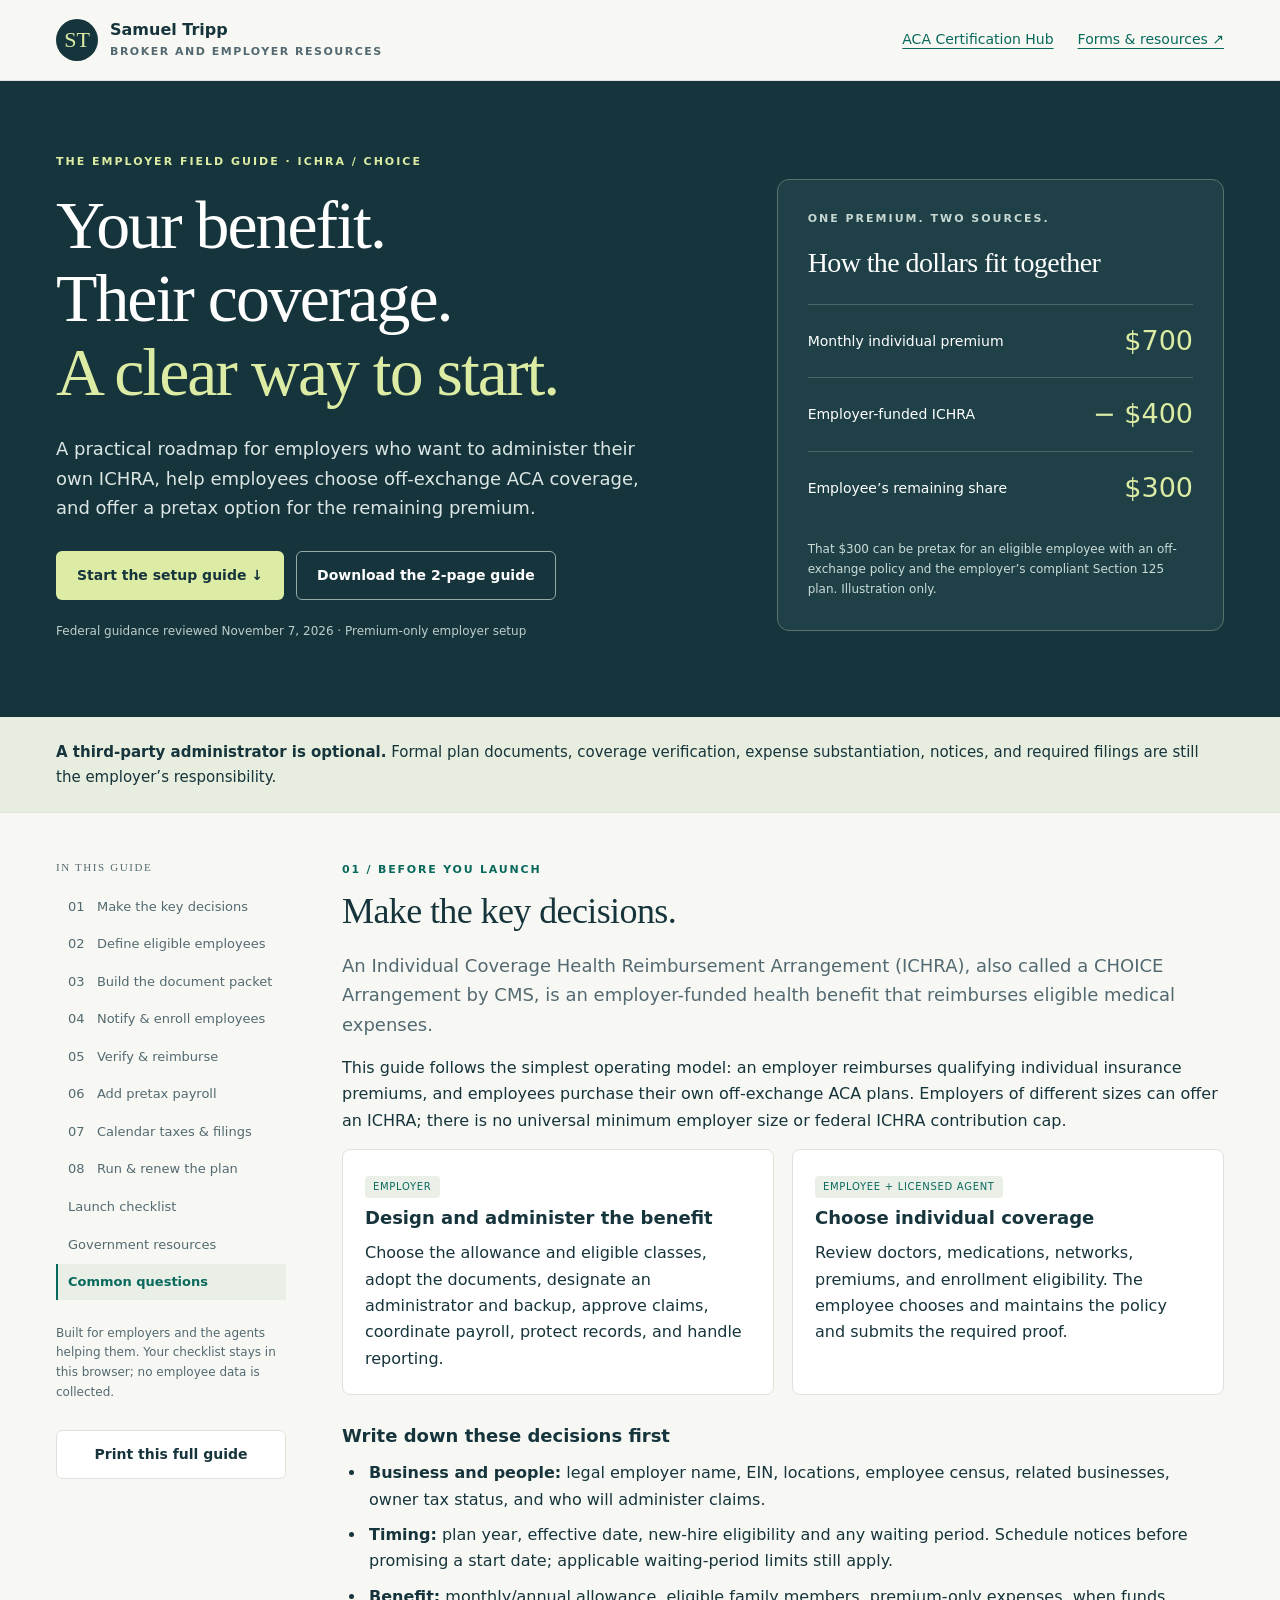
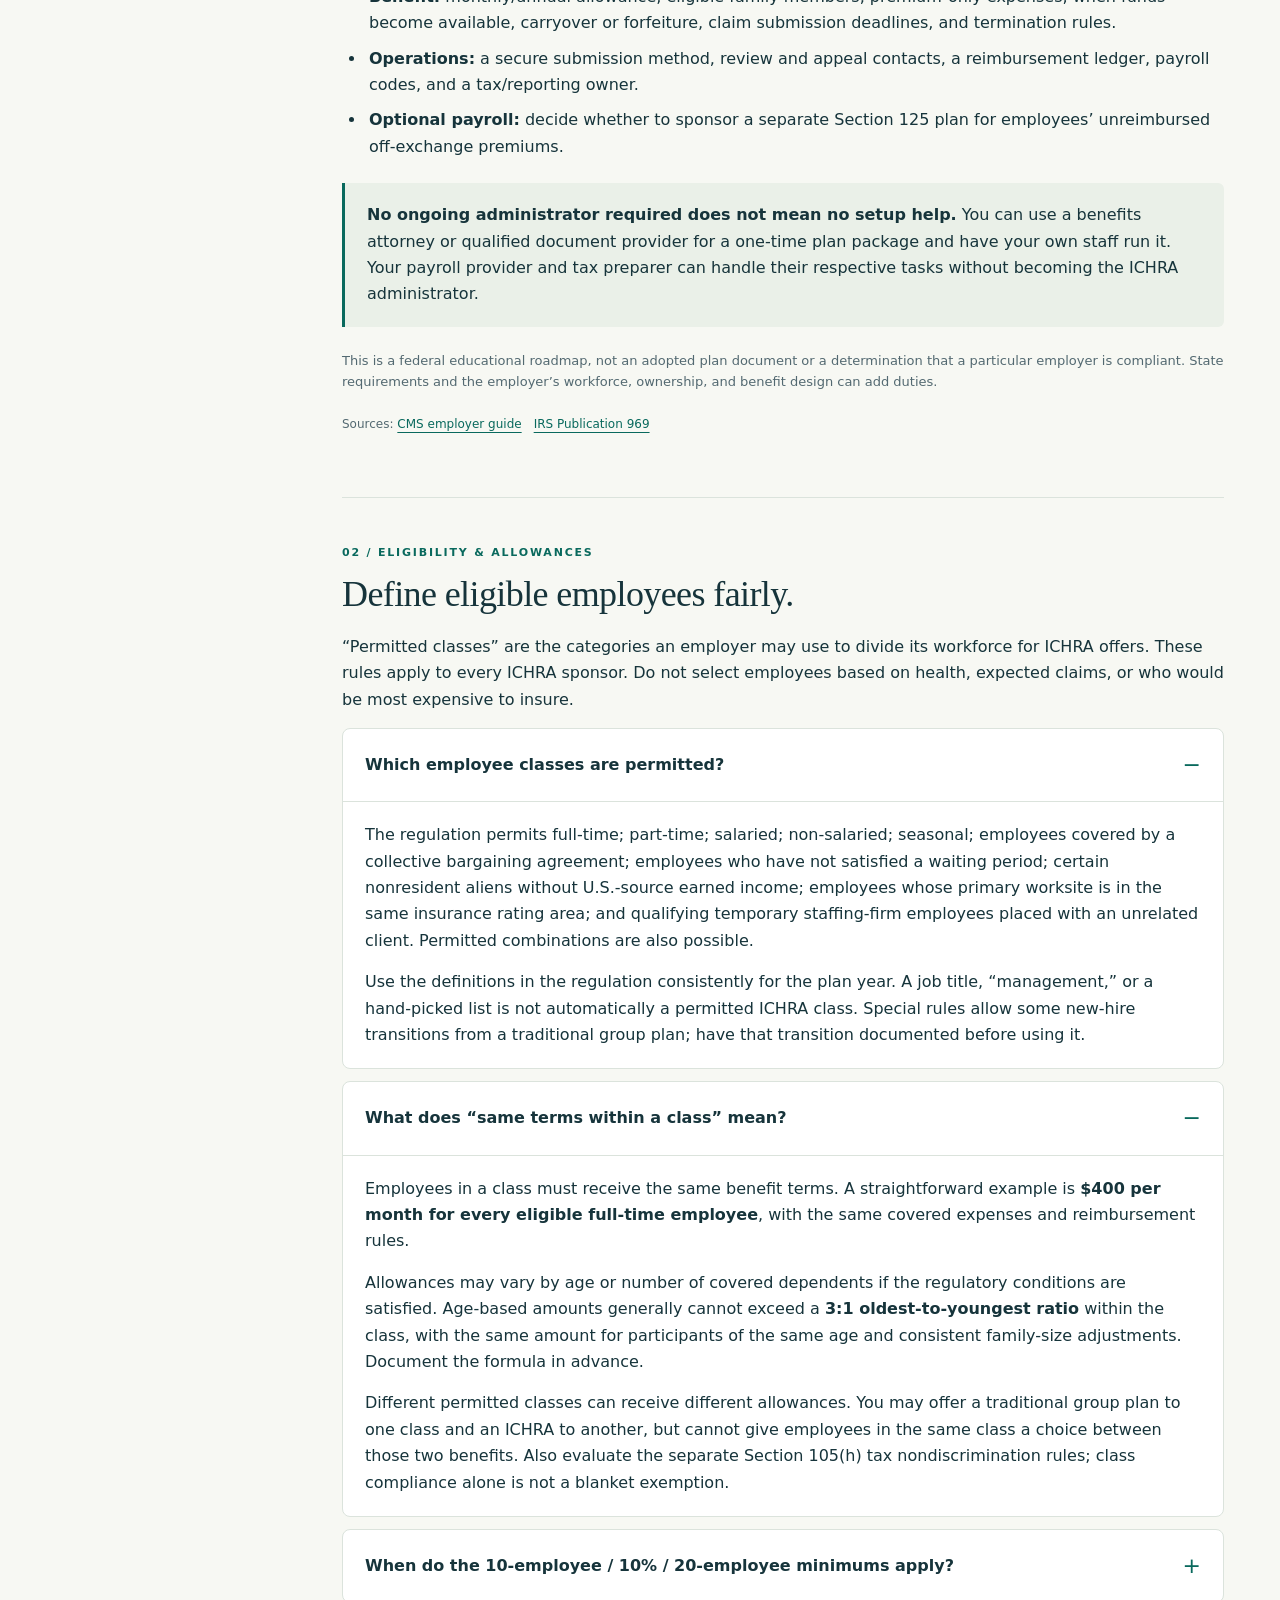
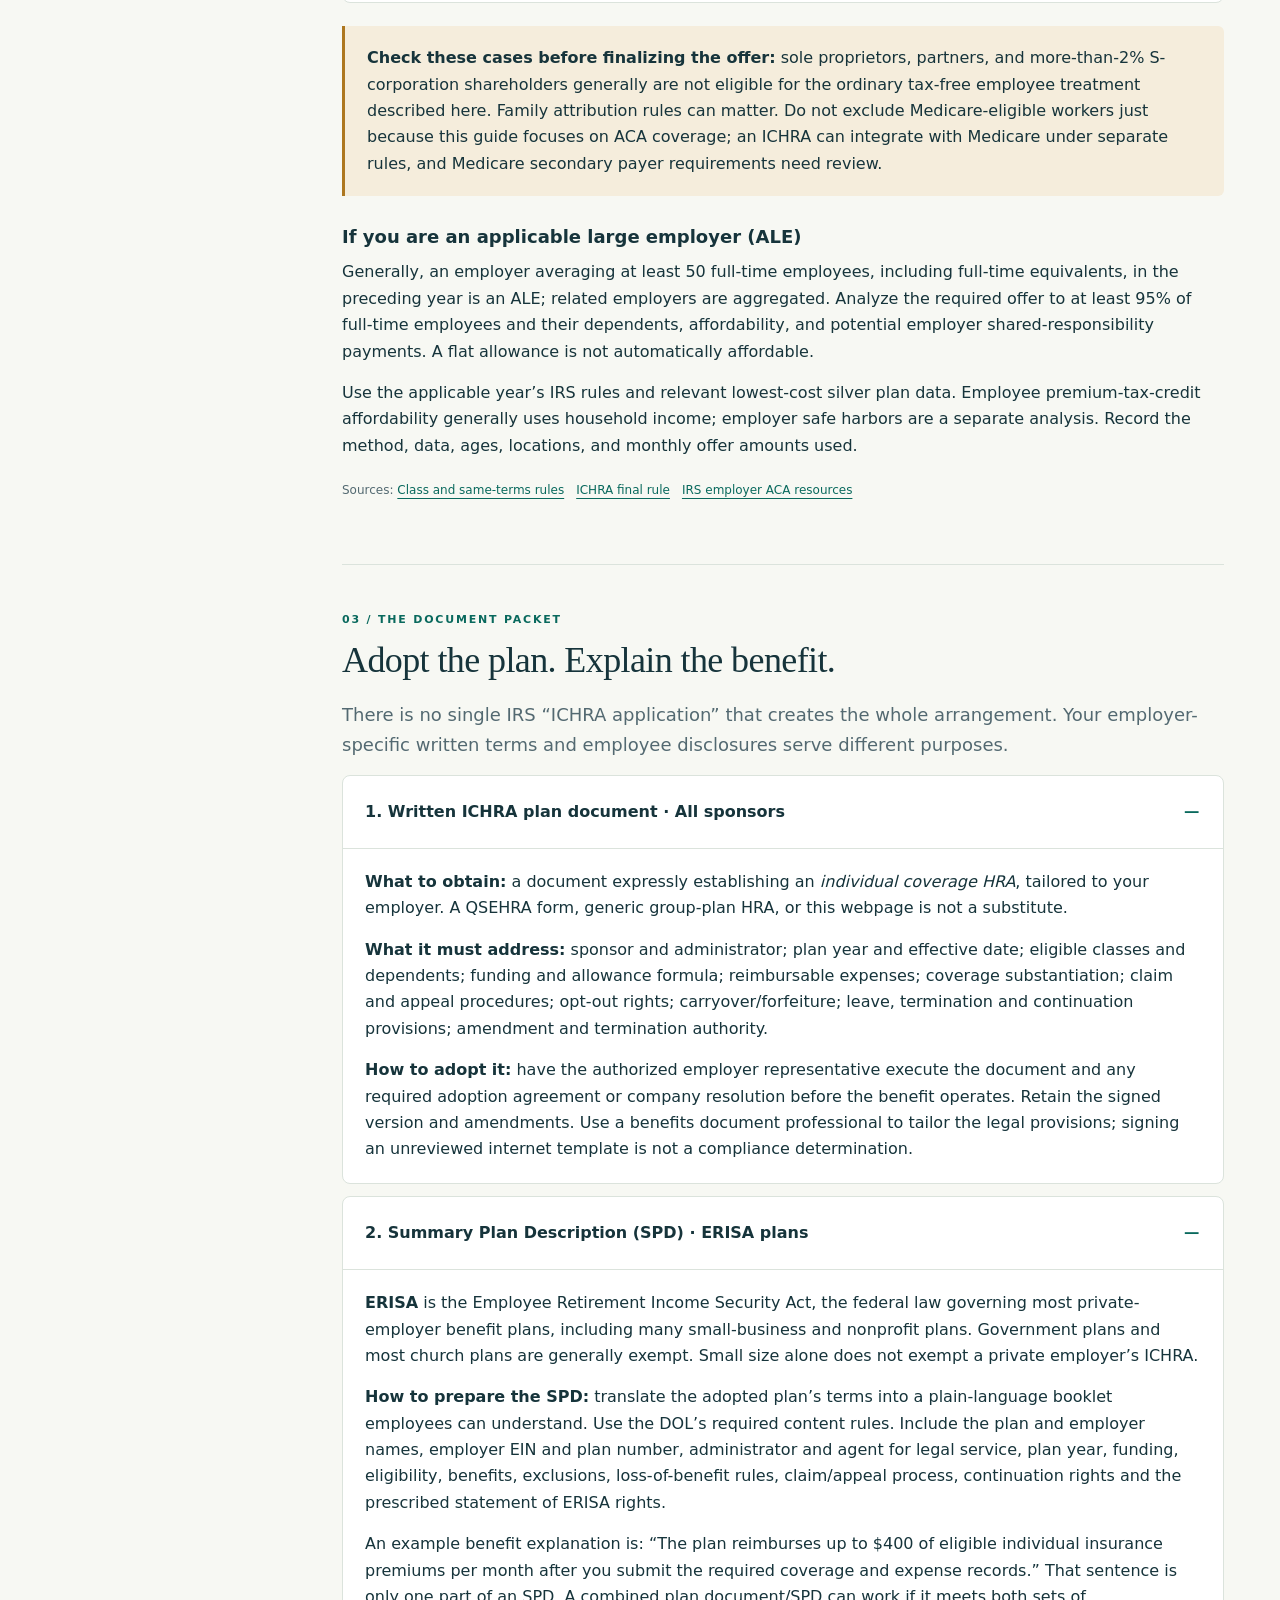
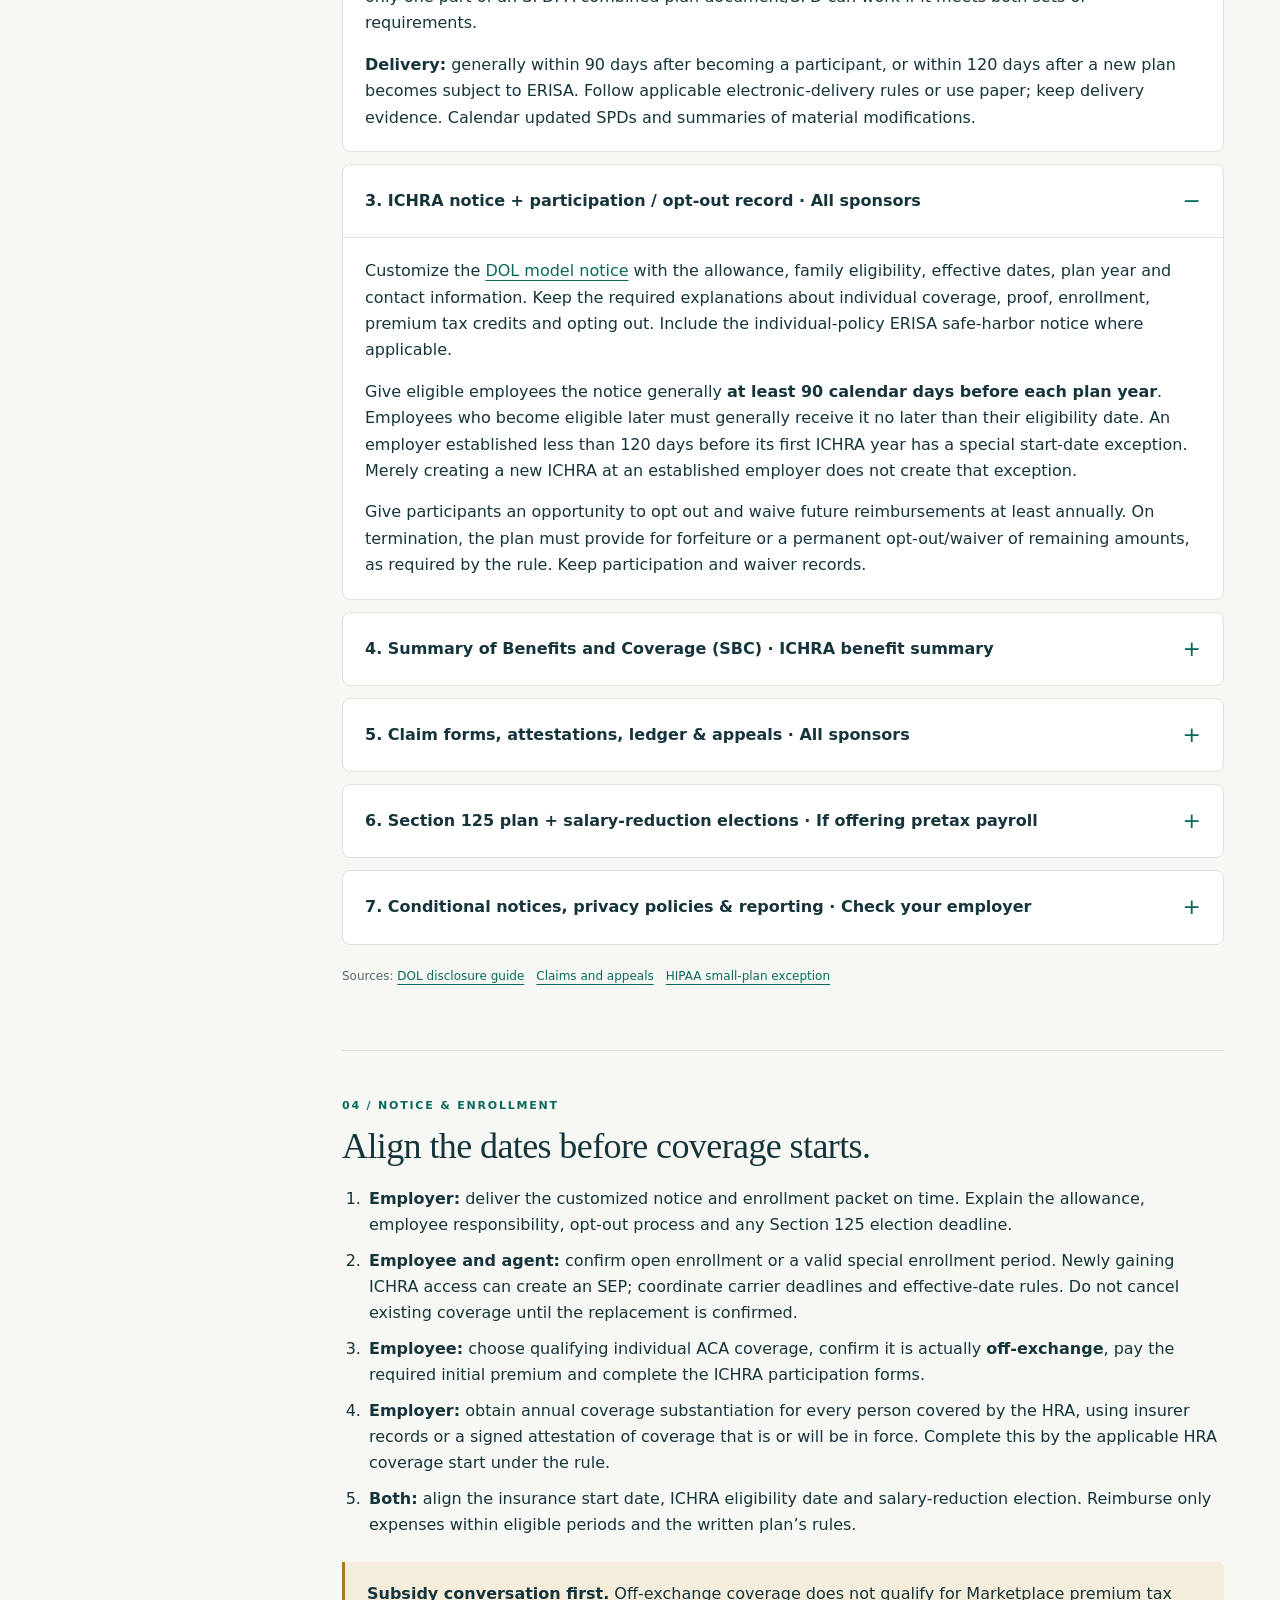
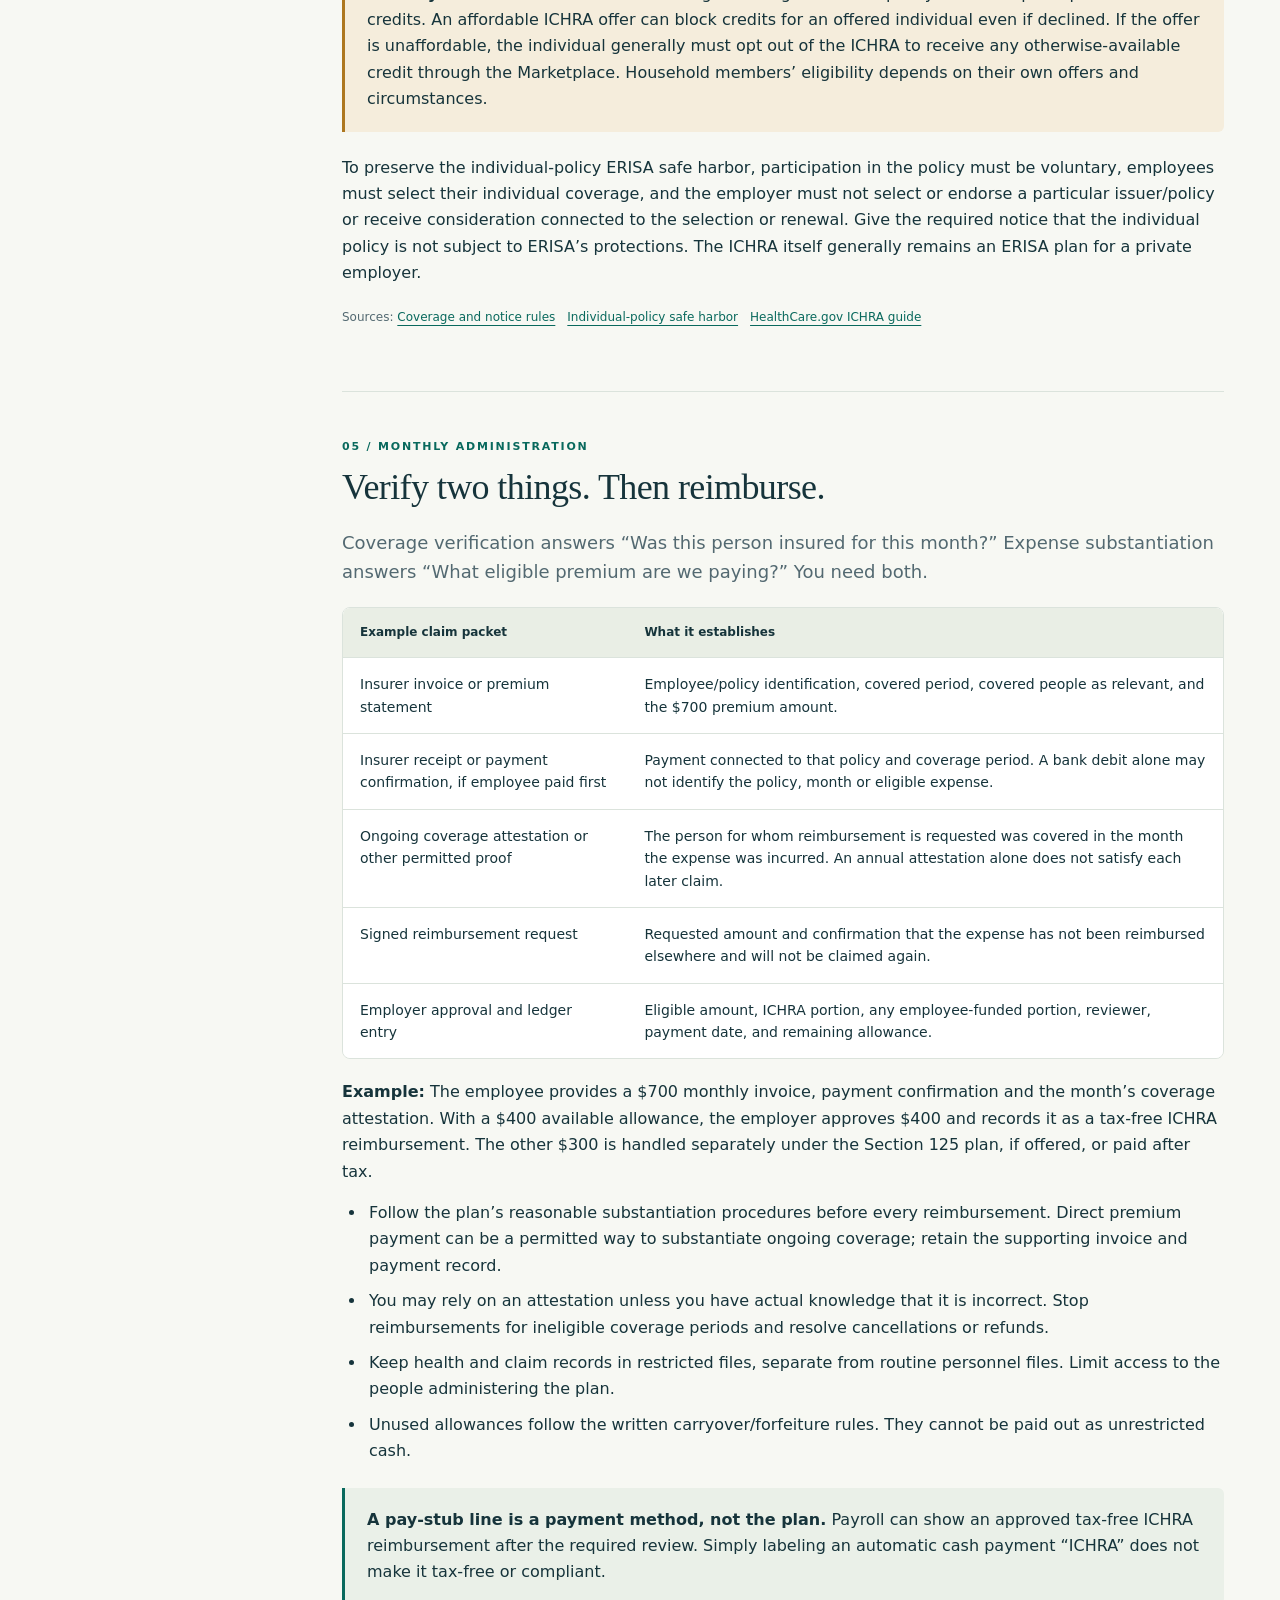
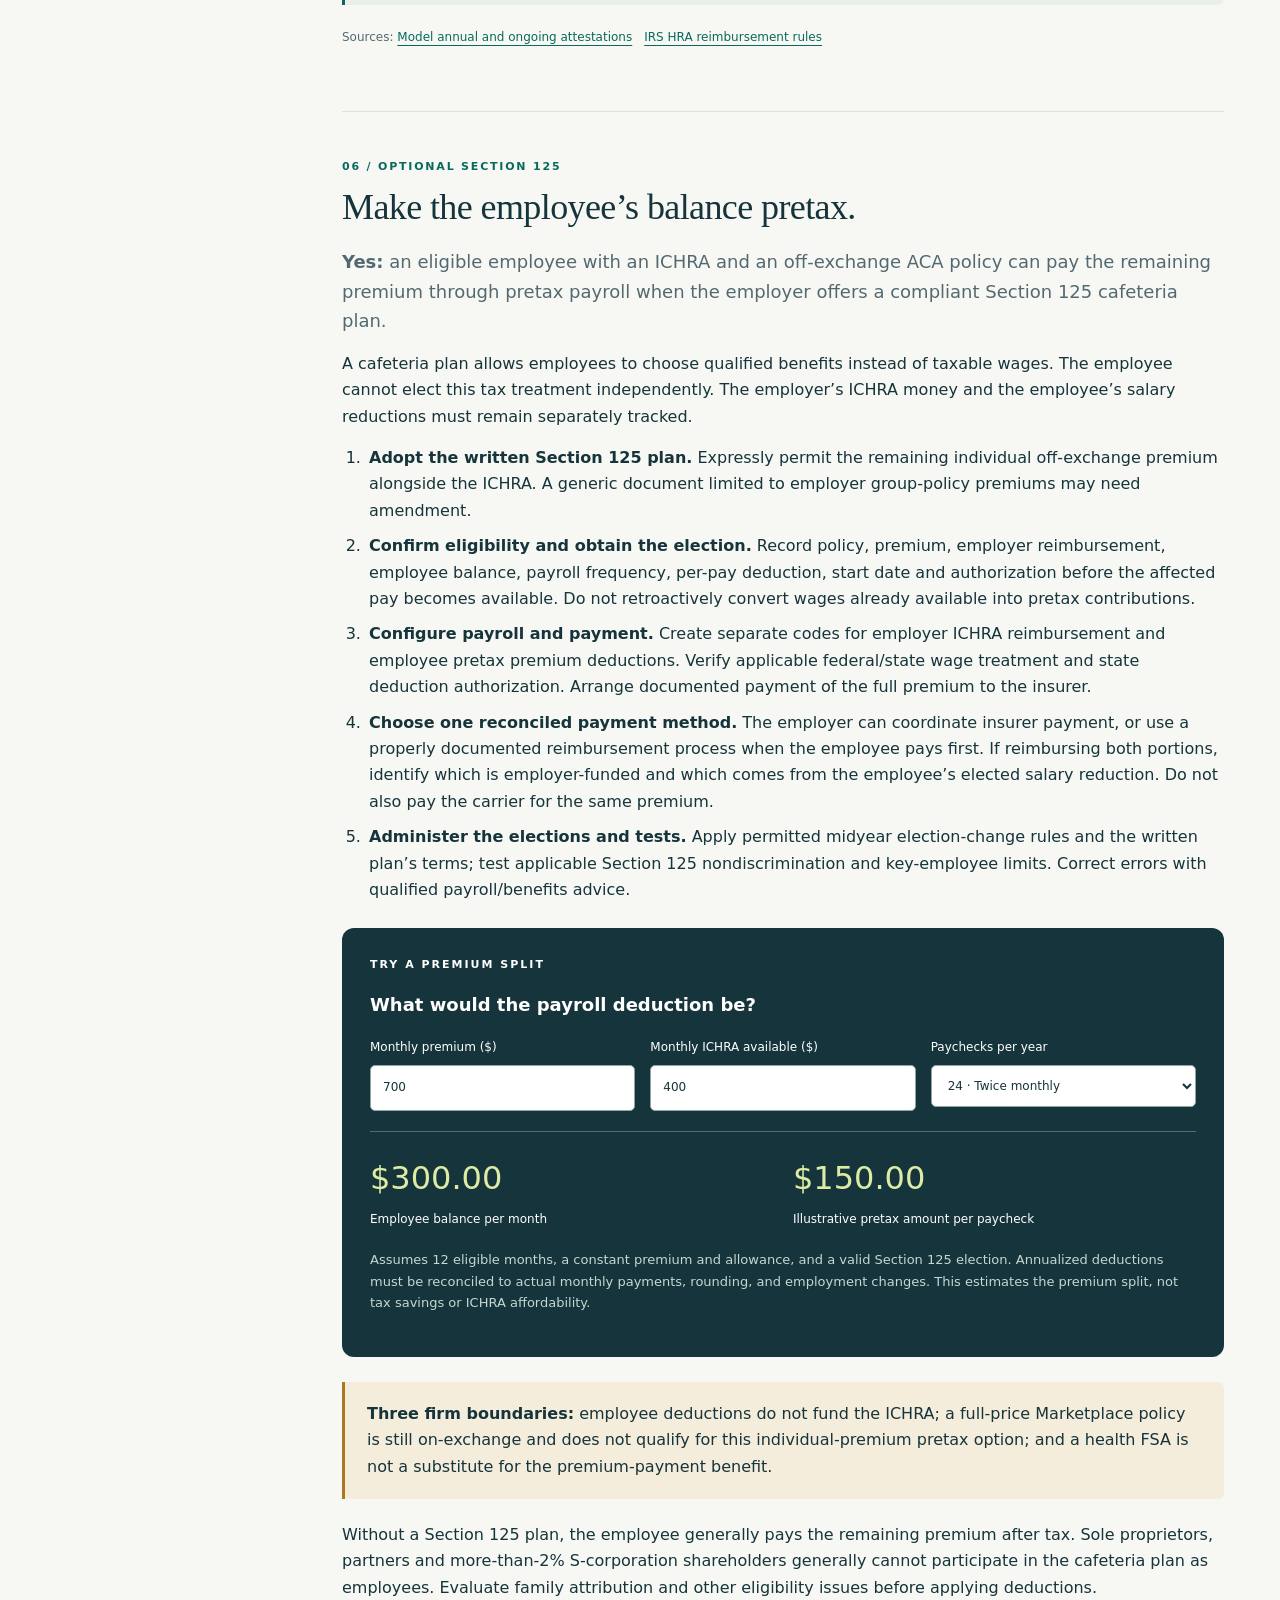
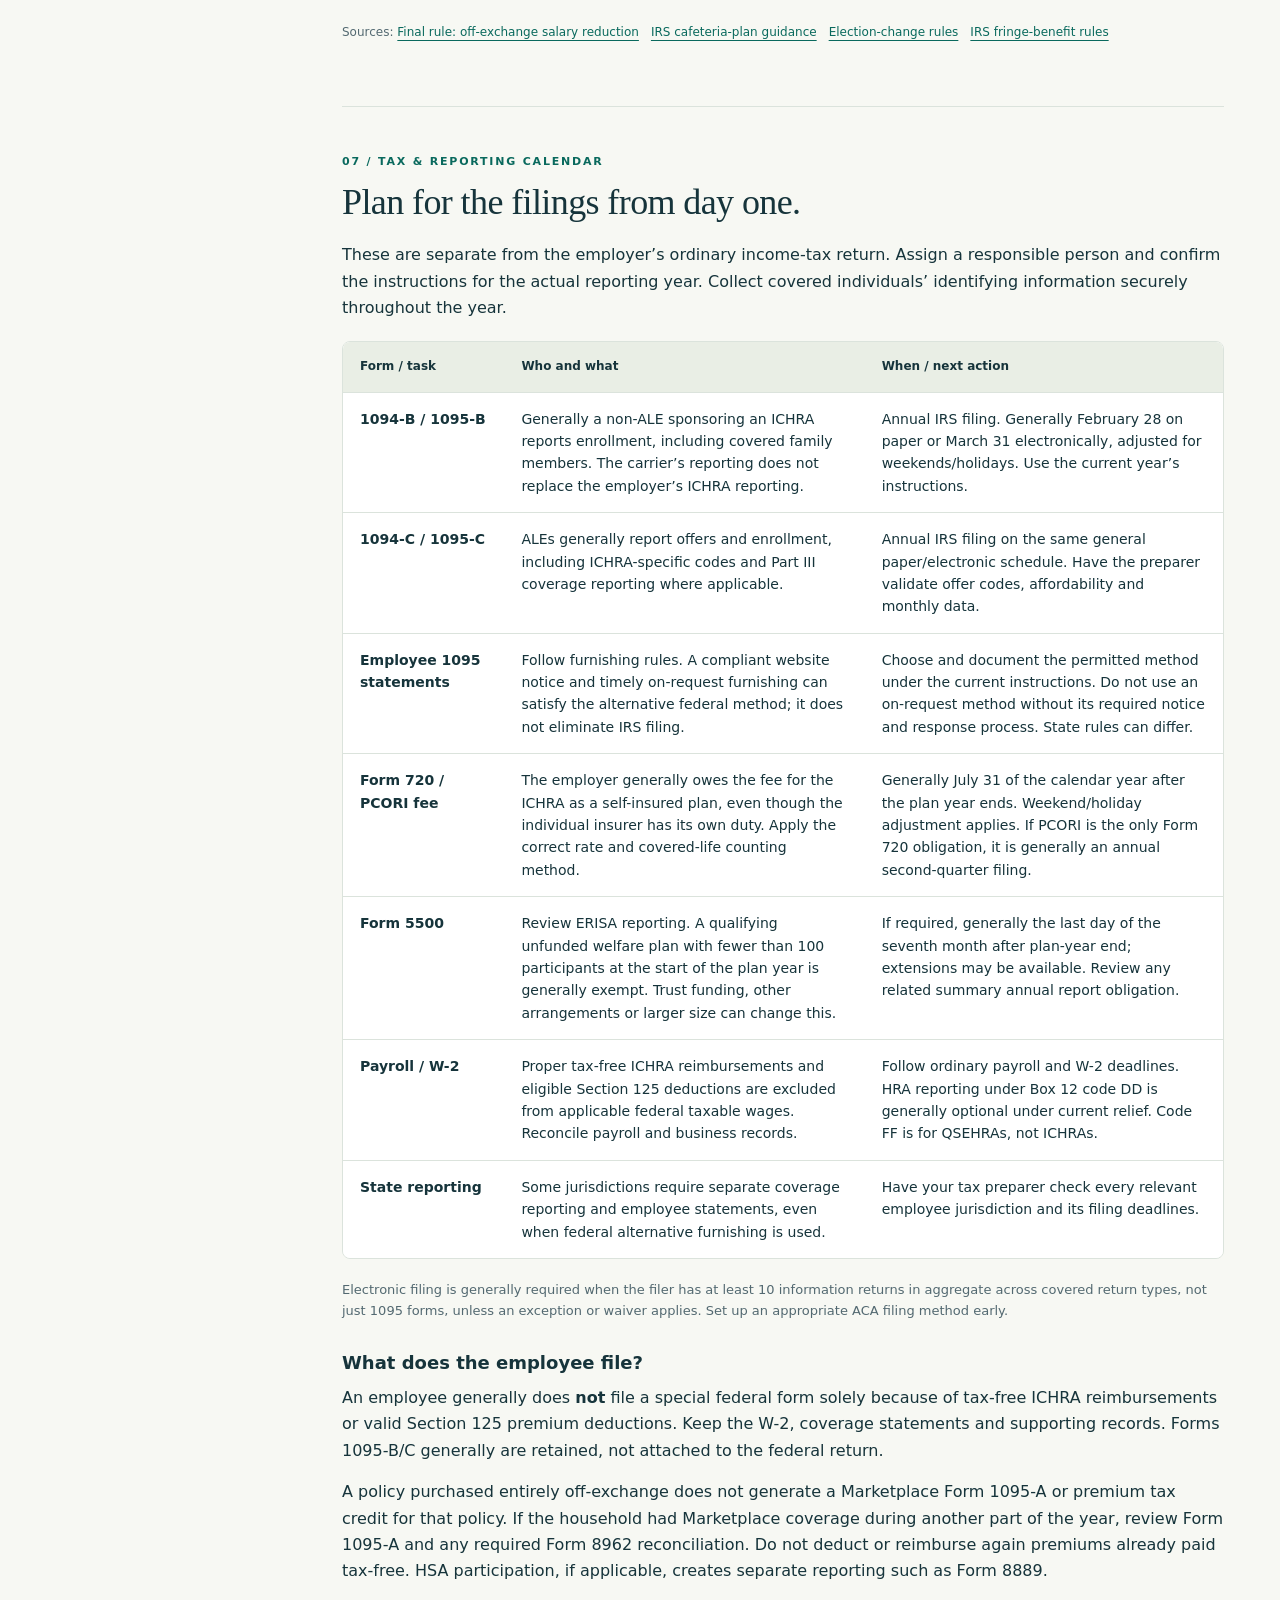
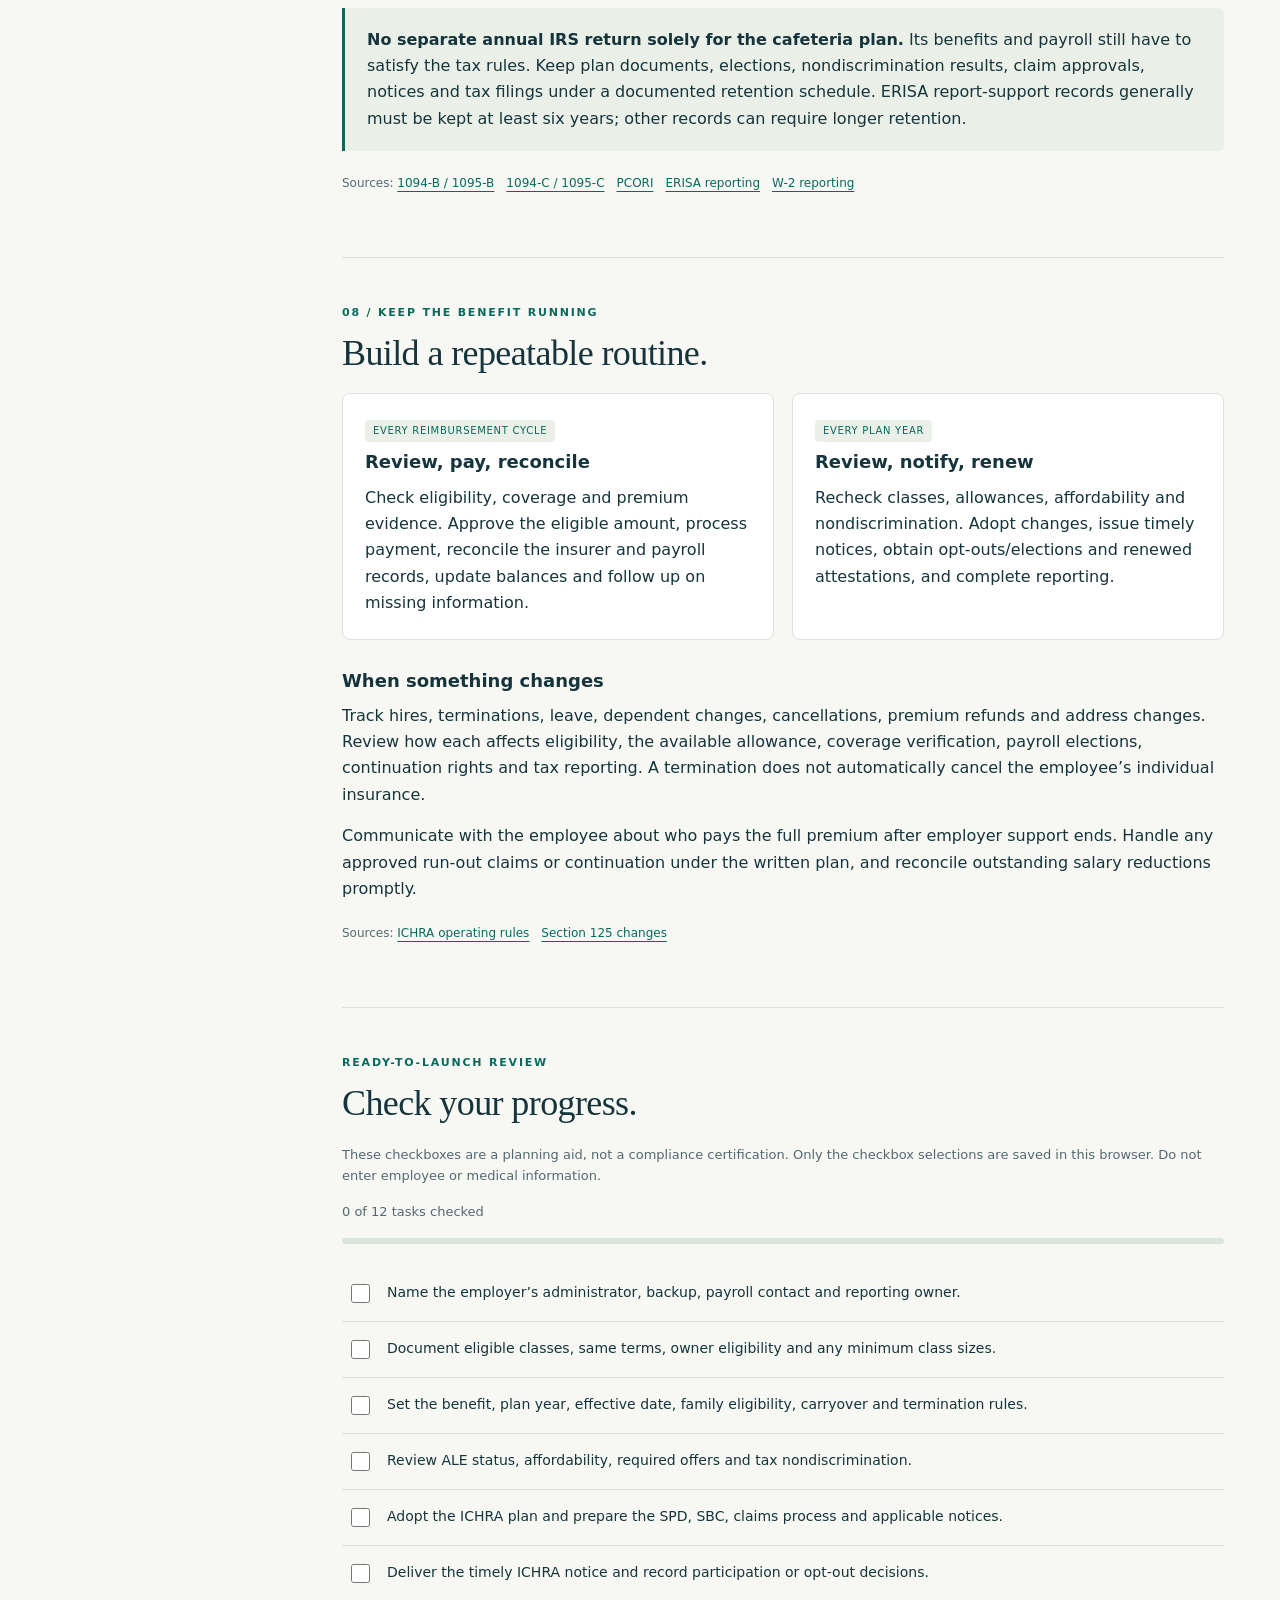
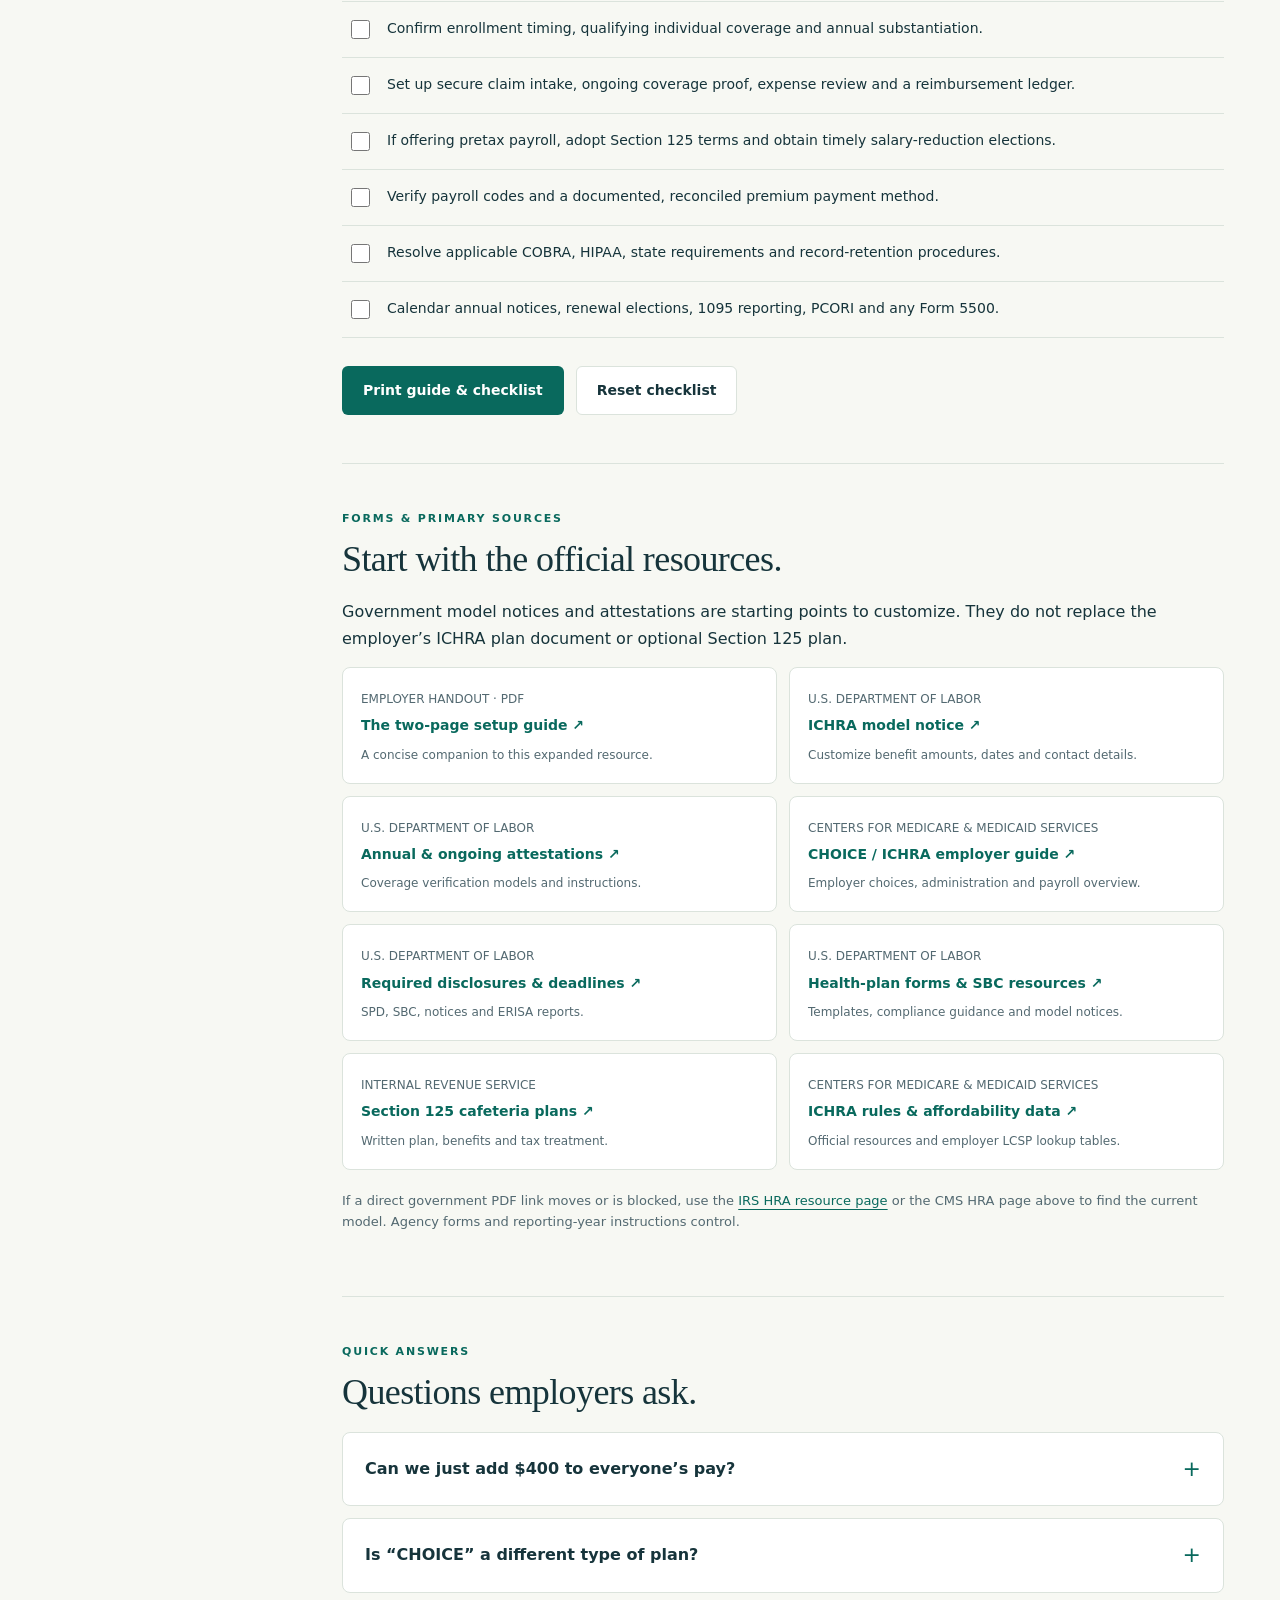
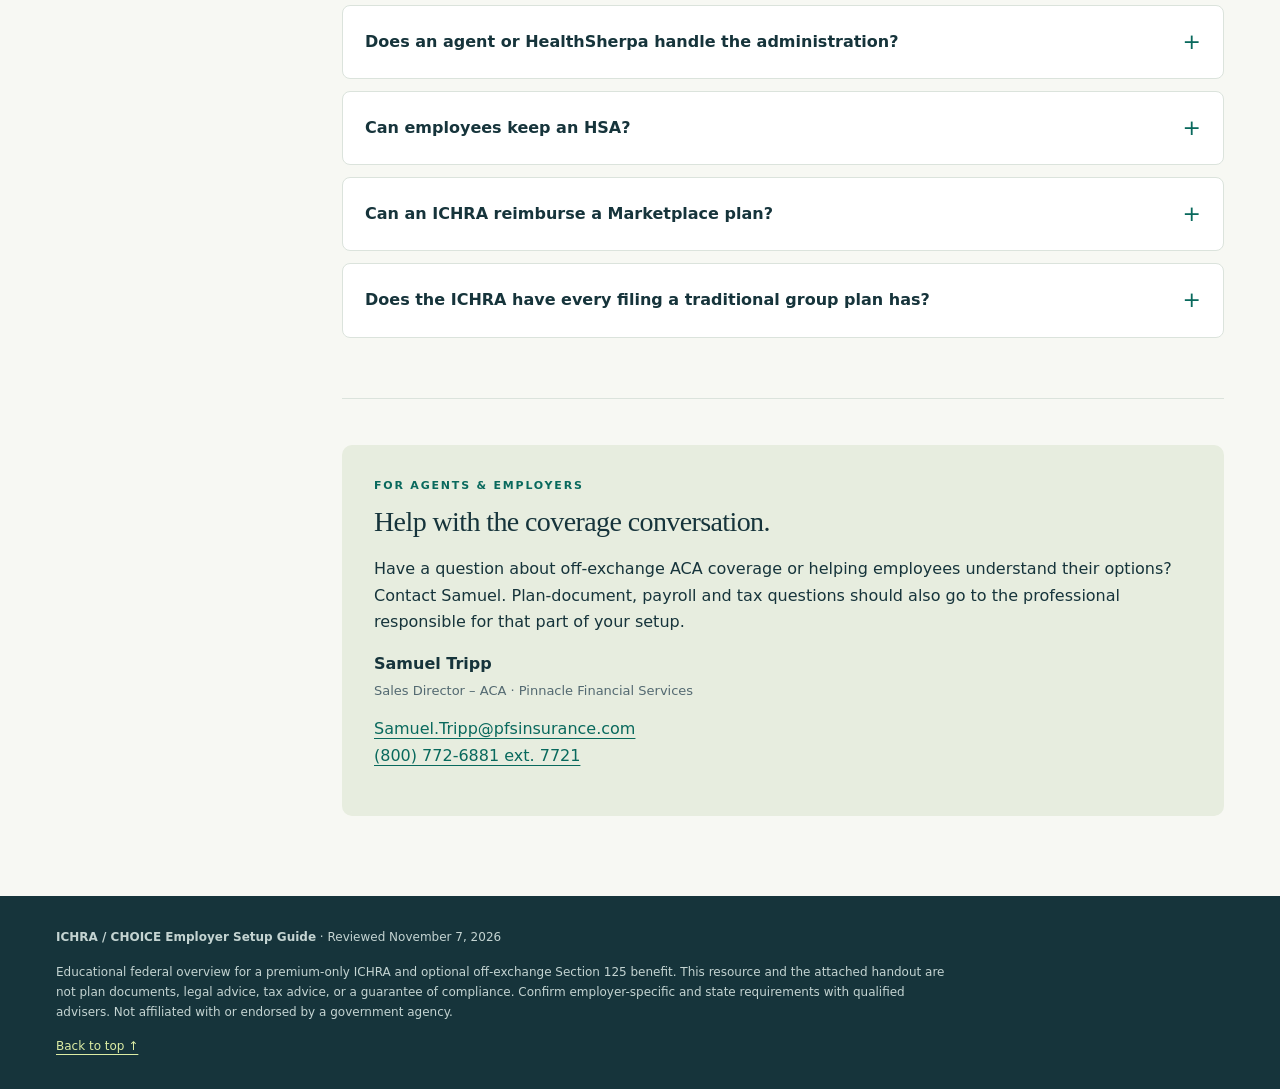
<file: ichra/index.html>
<!doctype html>
<html lang="en">
<head>
<meta charset="utf-8"><meta name="viewport" content="width=device-width,initial-scale=1">
<title>The Employer’s ICHRA Setup Guide | Samuel Tripp</title>
<meta name="description" content="A practical employer guide to self-administering an ICHRA: employee classes, plan documents, off-exchange ACA coverage, Section 125 payroll, reimbursements and annual filings.">
<meta name="theme-color" content="#102e35">
<style>
:root{--ink:#16343b;--muted:#536971;--teal:#09695d;--lime:#dceca4;--paper:#f7f8f3;--line:#dbe3dc;--white:#fff;--serif:Georgia,'Times New Roman',serif}*{box-sizing:border-box}html{scroll-behavior:smooth;scroll-padding-top:90px}body{margin:0;background:var(--paper);color:var(--ink);font:16px/1.65 system-ui,-apple-system,BlinkMacSystemFont,'Segoe UI',sans-serif}a{color:var(--teal);text-underline-offset:4px}a:hover{text-decoration-thickness:2px}button,input,select{font:inherit}button,a,input,select,summary{touch-action:manipulation}:focus-visible{outline:3px solid #b1751c;outline-offset:4px}.skip{position:absolute;left:12px;top:-100px;background:white;padding:12px;z-index:9}.skip:focus{top:12px}.wrap{max-width:1240px;margin:auto;padding:0 36px}.top{background:var(--paper);border-bottom:1px solid var(--line)}.top-inner{min-height:80px;display:flex;align-items:center;justify-content:space-between;gap:20px}.brand{color:var(--ink);font-weight:750;text-decoration:none;display:flex;gap:12px;align-items:center;line-height:1.3}.mark{display:grid;place-items:center;background:var(--ink);color:var(--lime);width:42px;height:42px;border-radius:50%;font:22px var(--serif)}.brand small{display:block;font-size:11px;letter-spacing:1.5px;text-transform:uppercase;color:var(--muted);margin-top:4px}.top-links{display:flex;gap:24px;font-size:14px}.hero{background:var(--ink);color:white;padding:72px 0 60px;position:relative;overflow:hidden}.hero-inner{display:grid;grid-template-columns:1.45fr 1fr;gap:72px;align-items:center}.eyebrow{text-transform:uppercase;letter-spacing:2px;font-size:11px;font-weight:750;margin:0 0 18px}.hero .eyebrow{color:var(--lime)}h1{font:clamp(42px,5.3vw,68px)/1.08 var(--serif);letter-spacing:-2px;margin:0 0 25px;font-weight:400}h1 em{color:var(--lime);font-style:normal}.hero-lead{font-size:18px;line-height:1.65;color:#dbe6e5;max-width:620px}.actions{display:flex;gap:12px;flex-wrap:wrap;margin-top:28px}.btn{display:inline-flex;justify-content:center;align-items:center;padding:12px 20px;background:var(--teal);color:white;border:1px solid transparent;border-radius:6px;font-weight:650;font-size:14px;text-decoration:none;cursor:pointer}.btn:hover{filter:brightness(1.08)}.btn.lime{background:var(--lime);color:var(--ink)}.btn.outline{background:transparent;border-color:#93aaa8;color:white}.btn.light{background:white;border-color:var(--line);color:var(--ink)}.hero-note{margin-top:22px;font-size:12px;color:#bdcecc}.premium-card{border:1px solid #59746f;border-radius:12px;background:#1e4046;padding:30px}.premium-card .eyebrow{color:#c6d7d2}.premium-card h2{font:28px/1.2 var(--serif);margin:0 0 24px}.money-row{display:flex;justify-content:space-between;align-items:center;gap:20px;border-top:1px solid #49656a;padding:14px 0;font-size:14px}.money-row strong{font-size:27px;font-weight:450;color:var(--lime)}.premium-card p:last-child{font-size:12px;color:#cbdad7;margin:16px 0 0}.intro-strip{padding:23px 0;background:#e7eddf;border-bottom:1px solid var(--line)}.intro-strip p{margin:0;font-size:15px}.layout{display:grid;grid-template-columns:230px minmax(0,1fr);gap:56px;padding-top:48px;padding-bottom:80px}.rail{position:sticky;top:24px;align-self:start}.rail h2{font-size:11px;letter-spacing:1.6px;text-transform:uppercase;color:var(--muted);margin:0 0 14px}.rail nav{display:grid;gap:2px}.rail nav a{display:block;padding:9px 10px;font-size:13px;line-height:1.35;text-decoration:none;color:var(--muted);border-left:2px solid transparent}.rail nav a.active{color:var(--teal);border-left-color:var(--teal);background:#e9efE7;font-weight:700}.rail .rail-note{font-size:12px;line-height:1.65;margin-top:24px;color:var(--muted)}.rail .btn{margin-top:12px;width:100%}main{min-width:0}section.guide{padding:0 0 48px;margin:0 0 46px;border-bottom:1px solid var(--line)}.section-kicker{color:var(--teal);font-size:11px;letter-spacing:1.8px;font-weight:750;text-transform:uppercase;margin:0 0 10px}h2{font:36px/1.2 var(--serif);letter-spacing:-.6px;margin:0 0 18px}h3{font-size:18px;line-height:1.4;margin:28px 0 10px}h4{font-size:15px;margin:20px 0 8px}p{margin:0 0 15px}.lede{font-size:18px;color:var(--muted)}ul,ol{padding-left:24px;margin:12px 0 20px}li{padding-left:3px;margin:9px 0}.callout{border-left:3px solid var(--teal);background:#eaf0e8;padding:19px 22px;margin:23px 0;border-radius:0 6px 6px 0}.callout p:last-child{margin:0}.callout.amber{background:#f5eddc;border-color:#ad7720}.small{font-size:13px;color:var(--muted)}.sources{font-size:12px;margin-top:22px;color:var(--muted)}.sources a{margin-right:12px}.twocol{display:grid;grid-template-columns:1fr 1fr;gap:18px}.box{padding:22px;border:1px solid var(--line);border-radius:8px;background:white}.box h3{margin-top:0}.box p:last-child{margin:0}.table-wrap{overflow-x:auto;margin:20px 0;border:1px solid var(--line);border-radius:8px}table{border-collapse:collapse;width:100%;background:white;font-size:14px;line-height:1.6}th,td{text-align:left;padding:15px 17px;vertical-align:top;border-bottom:1px solid var(--line)}th{background:#e9eee5;font-size:12px;font-weight:750}tr:last-child td{border-bottom:0}td:first-child{min-width:145px}details{border:1px solid var(--line);border-radius:8px;background:white;margin:12px 0;overflow:hidden}summary{padding:18px 22px;cursor:pointer;font-weight:700;list-style:none;display:flex;gap:18px;justify-content:space-between;align-items:center}summary::-webkit-details-marker{display:none}summary:after{content:'+';font-size:22px;color:var(--teal);font-weight:400;flex-shrink:0}details[open]>summary:after{content:'−'}details[open]>summary{border-bottom:1px solid var(--line)}.detail-body{padding:20px 22px}.detail-body>:first-child{margin-top:0}.detail-body>:last-child{margin-bottom:0}.tag{font-size:10px;line-height:1.4;letter-spacing:.7px;text-transform:uppercase;background:#eaf0e7;padding:4px 8px;border-radius:4px;color:var(--teal);display:inline-block;margin-bottom:7px}.calc{background:var(--ink);border-radius:12px;padding:28px;color:white;margin:25px 0}.calc h3{margin-top:0;color:white}.calc .small{color:#c4d7d3}.inputs{display:grid;grid-template-columns:1fr 1fr 1fr;gap:15px;margin:20px 0}.inputs label{font-size:12px;display:block}.inputs input,.inputs select{width:100%;margin-top:8px;padding:12px;border-radius:5px;border:1px solid #8da6a2;background:white;color:var(--ink);min-width:0}.results{display:grid;grid-template-columns:1fr 1fr;gap:20px;border-top:1px solid #526c70;padding-top:20px}.result strong{display:block;font-size:32px;font-weight:450;color:var(--lime)}.result span{font-size:12px}.calc-error{color:#ffe1a9;font-weight:650}.checklist{list-style:none;padding:0;margin:22px 0}.checklist li{padding:0;margin:0;border-bottom:1px solid var(--line)}.checklist label{display:flex;gap:14px;padding:15px 5px;cursor:pointer;font-size:14px}.checklist input{accent-color:var(--teal);width:19px;height:19px;margin-top:3px;flex-shrink:0}.checklist input:checked+span{color:var(--muted);text-decoration:line-through}.progress-track{height:6px;background:#dce5d9;border-radius:20px;overflow:hidden;margin:12px 0}.progress-fill{height:100%;background:var(--teal);width:0;transition:width .2s}.resource-grid{display:grid;grid-template-columns:1fr 1fr;gap:12px}.resource{display:block;border:1px solid var(--line);padding:18px;border-radius:8px;text-decoration:none;background:white;line-height:1.45}.resource strong{display:block;font-size:14px;margin:6px 0}.resource span{font-size:12px;color:var(--muted)}.resource:hover{border-color:var(--teal)}.contact{padding:32px;background:#e7eddf;border-radius:10px}.contact h2{font-size:28px}.contact .name{font-weight:750;margin-bottom:3px}.contact a{overflow-wrap:anywhere}footer{background:var(--ink);color:#c4d4d2;padding:32px 0;font-size:12px}footer p{max-width:900px}footer a{color:var(--lime)}.print-only{display:none}@media(max-width:1000px){.hero-inner{gap:32px}.layout{grid-template-columns:190px minmax(0,1fr);gap:30px}.wrap{padding:0 24px}.inputs{grid-template-columns:1fr 1fr}.inputs label:last-child{grid-column:1/-1}}@media(max-width:740px){.wrap{padding:0 20px}.top-inner{min-height:70px}.top-links a:first-child{display:none}.top-links{font-size:12px;gap:10px}.brand{font-size:14px}.brand small{font-size:9px}.hero{padding:45px 0}.hero-inner{grid-template-columns:1fr;gap:30px}h1{font-size:48px}.hero-lead{font-size:16px}.premium-card{padding:22px}.layout{display:block;padding-top:25px}.rail{position:static;margin-bottom:32px}.rail nav{display:flex;overflow:auto;gap:6px;padding-bottom:10px}.rail nav a{white-space:nowrap;border:1px solid var(--line);border-radius:5px;font-size:12px}.rail .rail-note,.rail .btn{display:none}h2{font-size:30px}.twocol,.resource-grid{grid-template-columns:1fr}section.guide{margin-bottom:32px;padding-bottom:32px}.lede{font-size:16px}.box{padding:19px}summary{padding:16px;font-size:15px}.detail-body{padding:18px}.calc{padding:20px}.results{gap:12px}.result strong{font-size:28px}}@media(prefers-reduced-motion:reduce){html{scroll-behavior:auto}*{transition:none!important}}@media print{@page{margin:16mm}body{background:white;font:10pt/1.5 Arial,sans-serif}.wrap{padding:0;max-width:none}.top,.rail,.actions,.calc,.no-print,.hero-note{display:none!important}.hero{background:white;color:var(--ink);padding:0 0 20px}.hero-inner{display:block}.hero .eyebrow{color:var(--teal)}h1{font-size:30pt;letter-spacing:-1px}h1 em{color:var(--teal)}.hero-lead{color:var(--ink);font-size:12pt}.premium-card{display:none}.intro-strip{background:white;padding:12px 0}.layout{display:block;padding:20px 0}section.guide{margin:0 0 20px;padding:0 0 20px}h2{font-size:22pt}h3{font-size:13pt}h2,h3,summary{break-after:avoid}.lede{font-size:11pt}.box,details,tr,.resource{break-inside:avoid}.detail-body{display:block!important}details{border-color:#ccc}.resource-grid{display:block}.resource{margin-bottom:10px}.print-only{display:block}.contact{background:white;border:1px solid #ccc}footer{background:white;color:var(--ink);padding-top:20px}a{color:var(--teal)}.checklist label{padding:9px 0}table{font-size:9pt}.sources{font-size:8pt}}
</style>
</head>
<body>
<a class="skip" href="#main">Skip to guide</a>
<header class="top"><div class="wrap top-inner"><a class="brand" href="#"><span class="mark" aria-hidden="true">ST</span><span>Samuel Tripp<small>Broker and Employer Resources</small></span></a><div class="top-links"><a href="../">ACA Certification Hub</a><a href="#resources">Forms &amp; resources ↗</a></div></div></header>
<div class="hero"><div class="wrap hero-inner"><div><p class="eyebrow">The employer field guide · ICHRA / CHOICE</p><h1>Your benefit.<br>Their coverage.<br><em>A clear way to start.</em></h1><p class="hero-lead">A practical roadmap for employers who want to administer their own ICHRA, help employees choose off-exchange ACA coverage, and offer a pretax option for the remaining premium.</p><div class="actions"><a class="btn lime" href="#start">Start the setup guide ↓</a><a class="btn outline" href="ICHRA_Employer_Two_Page_Guide.pdf" download>Download the 2-page guide</a></div><p class="hero-note">Federal guidance reviewed November 7, 2026 · Premium-only employer setup</p></div><aside class="premium-card" aria-label="Illustrative monthly premium"><p class="eyebrow">One premium. Two sources.</p><h2>How the dollars fit together</h2><div class="money-row"><span>Monthly individual premium</span><strong>$700</strong></div><div class="money-row"><span>Employer-funded ICHRA</span><strong>− $400</strong></div><div class="money-row"><span>Employee’s remaining share</span><strong>$300</strong></div><p>That $300 can be pretax for an eligible employee with an off-exchange policy and the employer’s compliant Section 125 plan. Illustration only.</p></aside></div></div>
<div class="intro-strip"><div class="wrap"><p><strong>A third-party administrator is optional.</strong> Formal plan documents, coverage verification, expense substantiation, notices, and required filings are still the employer’s responsibility.</p></div></div>
<div class="wrap layout"><aside class="rail"><h2>In this guide</h2><nav aria-label="Guide contents"><a href="#start">01 &nbsp; Make the key decisions</a><a href="#classes">02 &nbsp; Define eligible employees</a><a href="#documents">03 &nbsp; Build the document packet</a><a href="#enrollment">04 &nbsp; Notify &amp; enroll employees</a><a href="#claims">05 &nbsp; Verify &amp; reimburse</a><a href="#payroll">06 &nbsp; Add pretax payroll</a><a href="#filings">07 &nbsp; Calendar taxes &amp; filings</a><a href="#ongoing">08 &nbsp; Run &amp; renew the plan</a><a href="#checklist">Launch checklist</a><a href="#resources">Government resources</a><a href="#faq">Common questions</a></nav><p class="rail-note">Built for employers and the agents helping them. Your checklist stays in this browser; no employee data is collected.</p><button class="btn light print-guide" type="button">Print this full guide</button></aside>
<main id="main">
<section class="guide" id="start"><p class="section-kicker">01 / Before you launch</p><h2>Make the key decisions.</h2><p class="lede">An Individual Coverage Health Reimbursement Arrangement (ICHRA), also called a CHOICE Arrangement by CMS, is an employer-funded health benefit that reimburses eligible medical expenses.</p><p>This guide follows the simplest operating model: an employer reimburses qualifying individual insurance premiums, and employees purchase their own off-exchange ACA plans. Employers of different sizes can offer an ICHRA; there is no universal minimum employer size or federal ICHRA contribution cap.</p><div class="twocol"><div class="box"><span class="tag">Employer</span><h3>Design and administer the benefit</h3><p>Choose the allowance and eligible classes, adopt the documents, designate an administrator and backup, approve claims, coordinate payroll, protect records, and handle reporting.</p></div><div class="box"><span class="tag">Employee + licensed agent</span><h3>Choose individual coverage</h3><p>Review doctors, medications, networks, premiums, and enrollment eligibility. The employee chooses and maintains the policy and submits the required proof.</p></div></div><h3>Write down these decisions first</h3><ul><li><strong>Business and people:</strong> legal employer name, EIN, locations, employee census, related businesses, owner tax status, and who will administer claims.</li><li><strong>Timing:</strong> plan year, effective date, new-hire eligibility and any waiting period. Schedule notices before promising a start date; applicable waiting-period limits still apply.</li><li><strong>Benefit:</strong> monthly/annual allowance, eligible family members, premium-only expenses, when funds become available, carryover or forfeiture, claim submission deadlines, and termination rules.</li><li><strong>Operations:</strong> a secure submission method, review and appeal contacts, a reimbursement ledger, payroll codes, and a tax/reporting owner.</li><li><strong>Optional payroll:</strong> decide whether to sponsor a separate Section 125 plan for employees’ unreimbursed off-exchange premiums.</li></ul><div class="callout"><p><strong>No ongoing administrator required does not mean no setup help.</strong> You can use a benefits attorney or qualified document provider for a one-time plan package and have your own staff run it. Your payroll provider and tax preparer can handle their respective tasks without becoming the ICHRA administrator.</p></div><p class="small">This is a federal educational roadmap, not an adopted plan document or a determination that a particular employer is compliant. State requirements and the employer’s workforce, ownership, and benefit design can add duties.</p><p class="sources">Sources: <a href="https://www.cms.gov/marketplace/employer-initiatives">CMS employer guide</a><a href="https://www.irs.gov/publications/p969">IRS Publication 969</a></p></section>

<section class="guide" id="classes"><p class="section-kicker">02 / Eligibility &amp; allowances</p><h2>Define eligible employees fairly.</h2><p>“Permitted classes” are the categories an employer may use to divide its workforce for ICHRA offers. These rules apply to every ICHRA sponsor. Do not select employees based on health, expected claims, or who would be most expensive to insure.</p><details open><summary>Which employee classes are permitted?</summary><div class="detail-body"><p>The regulation permits full-time; part-time; salaried; non-salaried; seasonal; employees covered by a collective bargaining agreement; employees who have not satisfied a waiting period; certain nonresident aliens without U.S.-source earned income; employees whose primary worksite is in the same insurance rating area; and qualifying temporary staffing-firm employees placed with an unrelated client. Permitted combinations are also possible.</p><p>Use the definitions in the regulation consistently for the plan year. A job title, “management,” or a hand-picked list is not automatically a permitted ICHRA class. Special rules allow some new-hire transitions from a traditional group plan; have that transition documented before using it.</p></div></details><details open><summary>What does “same terms within a class” mean?</summary><div class="detail-body"><p>Employees in a class must receive the same benefit terms. A straightforward example is <strong>$400 per month for every eligible full-time employee</strong>, with the same covered expenses and reimbursement rules.</p><p>Allowances may vary by age or number of covered dependents if the regulatory conditions are satisfied. Age-based amounts generally cannot exceed a <strong>3:1 oldest-to-youngest ratio</strong> within the class, with the same amount for participants of the same age and consistent family-size adjustments. Document the formula in advance.</p><p>Different permitted classes can receive different allowances. You may offer a traditional group plan to one class and an ICHRA to another, but cannot give employees in the same class a choice between those two benefits. Also evaluate the separate Section 105(h) tax nondiscrimination rules; class compliance alone is not a blanket exemption.</p></div></details><details><summary>When do the 10-employee / 10% / 20-employee minimums apply?</summary><div class="detail-body"><p><strong>Only certain splits between a traditional group plan and an ICHRA trigger these minimums.</strong> They do not impose a ten-employee minimum on an employer offering only an ICHRA.</p><ul><li>Salaried/non-salaried ICHRA classes generally trigger the rule when another class receives a traditional group plan.</li><li>Full-time/part-time classes trigger it when one receives the traditional group plan and the other receives the ICHRA.</li><li>Rating-area classes generally trigger it, except a class defined by an entire state or multiple entire states.</li><li>Combinations involving an applicable class can trigger it; waiting-period combinations and certain new-hire transitions have special exceptions.</li></ul><div class="table-wrap"><table><thead><tr><th>Expected employer size at plan-year start</th><th>Minimum ICHRA class, when applicable</th></tr></thead><tbody><tr><td>Fewer than 100 employees</td><td>10 employees</td></tr><tr><td>100–200 employees</td><td>10% of employees, rounded down</td></tr><tr><td>More than 200 employees</td><td>20 employees</td></tr></tbody></table></div><p>Count employees <strong>offered</strong> the ICHRA in the class, not just those who enroll. For example, an 80-person employer offering group coverage to salaried staff cannot use a separate eight-person hourly ICHRA class where the minimum is ten.</p></div></details><div class="callout amber"><p><strong>Check these cases before finalizing the offer:</strong> sole proprietors, partners, and more-than-2% S-corporation shareholders generally are not eligible for the ordinary tax-free employee treatment described here. Family attribution rules can matter. Do not exclude Medicare-eligible workers just because this guide focuses on ACA coverage; an ICHRA can integrate with Medicare under separate rules, and Medicare secondary payer requirements need review.</p></div><h3>If you are an applicable large employer (ALE)</h3><p>Generally, an employer averaging at least 50 full-time employees, including full-time equivalents, in the preceding year is an ALE; related employers are aggregated. Analyze the required offer to at least 95% of full-time employees and their dependents, affordability, and potential employer shared-responsibility payments. A flat allowance is not automatically affordable.</p><p>Use the applicable year’s IRS rules and relevant lowest-cost silver plan data. Employee premium-tax-credit affordability generally uses household income; employer safe harbors are a separate analysis. Record the method, data, ages, locations, and monthly offer amounts used.</p><p class="sources">Sources: <a href="https://www.ecfr.gov/current/title-26/section-54.9802-4">Class and same-terms rules</a><a href="https://www.irs.gov/irb/2019-28_IRB">ICHRA final rule</a><a href="https://www.irs.gov/affordable-care-act/employers">IRS employer ACA resources</a></p></section>

<section class="guide" id="documents"><p class="section-kicker">03 / The document packet</p><h2>Adopt the plan. Explain the benefit.</h2><p class="lede">There is no single IRS “ICHRA application” that creates the whole arrangement. Your employer-specific written terms and employee disclosures serve different purposes.</p><details open><summary>1. Written ICHRA plan document · All sponsors</summary><div class="detail-body"><p><strong>What to obtain:</strong> a document expressly establishing an <em>individual coverage HRA</em>, tailored to your employer. A QSEHRA form, generic group-plan HRA, or this webpage is not a substitute.</p><p><strong>What it must address:</strong> sponsor and administrator; plan year and effective date; eligible classes and dependents; funding and allowance formula; reimbursable expenses; coverage substantiation; claim and appeal procedures; opt-out rights; carryover/forfeiture; leave, termination and continuation provisions; amendment and termination authority.</p><p><strong>How to adopt it:</strong> have the authorized employer representative execute the document and any required adoption agreement or company resolution before the benefit operates. Retain the signed version and amendments. Use a benefits document professional to tailor the legal provisions; signing an unreviewed internet template is not a compliance determination.</p></div></details><details open><summary>2. Summary Plan Description (SPD) · ERISA plans</summary><div class="detail-body"><p><strong>ERISA</strong> is the Employee Retirement Income Security Act, the federal law governing most private-employer benefit plans, including many small-business and nonprofit plans. Government plans and most church plans are generally exempt. Small size alone does not exempt a private employer’s ICHRA.</p><p><strong>How to prepare the SPD:</strong> translate the adopted plan’s terms into a plain-language booklet employees can understand. Use the DOL’s required content rules. Include the plan and employer names, employer EIN and plan number, administrator and agent for legal service, plan year, funding, eligibility, benefits, exclusions, loss-of-benefit rules, claim/appeal process, continuation rights and the prescribed statement of ERISA rights.</p><p>An example benefit explanation is: “The plan reimburses up to $400 of eligible individual insurance premiums per month after you submit the required coverage and expense records.” That sentence is only one part of an SPD. A combined plan document/SPD can work if it meets both sets of requirements.</p><p><strong>Delivery:</strong> generally within 90 days after becoming a participant, or within 120 days after a new plan becomes subject to ERISA. Follow applicable electronic-delivery rules or use paper; keep delivery evidence. Calendar updated SPDs and summaries of material modifications.</p></div></details><details open><summary>3. ICHRA notice + participation / opt-out record · All sponsors</summary><div class="detail-body"><p>Customize the <a href="https://www.dol.gov/sites/dolgov/files/ebsa/pdf_files/individual-coverage-model-notice.pdf">DOL model notice</a> with the allowance, family eligibility, effective dates, plan year and contact information. Keep the required explanations about individual coverage, proof, enrollment, premium tax credits and opting out. Include the individual-policy ERISA safe-harbor notice where applicable.</p><p>Give eligible employees the notice generally <strong>at least 90 calendar days before each plan year</strong>. Employees who become eligible later must generally receive it no later than their eligibility date. An employer established less than 120 days before its first ICHRA year has a special start-date exception. Merely creating a new ICHRA at an established employer does not create that exception.</p><p>Give participants an opportunity to opt out and waive future reimbursements at least annually. On termination, the plan must provide for forfeiture or a permanent opt-out/waiver of remaining amounts, as required by the rule. Keep participation and waiver records.</p></div></details><details><summary>4. Summary of Benefits and Coverage (SBC) · ICHRA benefit summary</summary><div class="detail-body"><p>Prepare the ICHRA’s SBC using the federal template and instructions, adapted to the reimbursement benefit, with the Uniform Glossary access information. The insurer’s policy SBC describes the insurance; it does not replace the employer’s ICHRA disclosure.</p><p>Provide the SBC with application/enrollment materials and at renewal, and generally within seven business days of a request. Follow the special-enrollment rules. Material changes affecting the SBC outside renewal generally require 60 days’ advance notice.</p><p><a href="https://www.dol.gov/agencies/ebsa/employers-and-advisers/plan-administration-and-compliance/health-plans">DOL health-plan templates and guidance →</a></p></div></details><details><summary>5. Claim forms, attestations, ledger &amp; appeals · All sponsors</summary><div class="detail-body"><p>Prepare annual and ongoing coverage attestation forms, a premium reimbursement request, a no-duplicate-reimbursement statement, an approval/denial record and a ledger. The <a href="https://www.dol.gov/sites/dolgov/files/ebsa/pdf_files/individual-coverage-model-attestation.pdf">DOL model attestations</a> can be customized; remove the instructions page from the employee form.</p><p>Write where to submit claims, required evidence, filing deadlines, who reviews, how payment is made and how to appeal. Typical ERISA post-service claims must be decided within 30 days, subject to a permitted extension. Denials must explain the reason, plan provisions, missing information if applicable, and appeal rights. Allow at least 180 days to appeal; a single-level appeal generally must be decided within 60 days. Have the document preparer address other applicable claims/appeals and external-review requirements.</p></div></details><details><summary>6. Section 125 plan + salary-reduction elections · If offering pretax payroll</summary><div class="detail-body"><p>Adopt or amend a separate written cafeteria plan that specifically permits unreimbursed off-exchange individual premiums alongside the ICHRA. Include eligibility, benefits, plan year, election procedures and permitted changes. Obtain employees’ timely elections before affected compensation becomes available. See <a href="#payroll">the payroll setup steps below</a>.</p></div></details><details><summary>7. Conditional notices, privacy policies &amp; reporting · Check your employer</summary><div class="detail-body"><ul><li><strong>COBRA:</strong> generally applies at 20 or more employees under its counting rules. An ICHRA is a group health plan for this purpose. Set up initial notices, qualifying-event tracking and election notices; determine continuation pricing and rights under the actual plan. The individual policy’s continuation is separate.</li><li><strong>HIPAA privacy/security:</strong> a group health plan with fewer than 50 participants administered solely by its employer is excluded from the HIPAA health-plan definition. Otherwise evaluate privacy notices, policies, designated officials, security safeguards, business associate agreements and plan-document requirements. Protect employee information even where that exception applies.</li><li><strong>Marketplace coverage-options notice:</strong> FLSA-covered employers generally provide this to new employees within 14 days of hire, whether or not they qualify for the ICHRA.</li><li><strong>ERISA changes and reports:</strong> calendar updated SPDs, summaries of material modifications, any Form 5500 and related participant reports. A material reduction in health benefits generally has a shorter disclosure deadline.</li><li><strong>Other design/state duties:</strong> identify applicable leave and continuation rules, state payroll deduction rules, state coverage reporting, dependent-coverage and other group-health disclosures. Adding medical-expense reimbursement or other benefits can change the review.</li></ul><p>Ask the document preparer to produce a written applicability checklist for your actual plan and employer. Do not assume every traditional group-insurance notice applies to the HRA in the same way.</p></div></details><p class="sources">Sources: <a href="https://www.dol.gov/agencies/ebsa/about-ebsa/our-activities/resource-center/publications/reporting-and-disclosure-guide-for-employee-benefit-plans">DOL disclosure guide</a><a href="https://www.dol.gov/agencies/ebsa/about-ebsa/our-activities/resource-center/publications/filing-a-claim-for-your-health-benefits">Claims and appeals</a><a href="https://www.hhs.gov/hipaa/for-professionals/faq/must-all-small-health-plans-comply-with-the-privacy-rule/index.html">HIPAA small-plan exception</a></p></section>

<section class="guide" id="enrollment"><p class="section-kicker">04 / Notice &amp; enrollment</p><h2>Align the dates before coverage starts.</h2><ol><li><strong>Employer:</strong> deliver the customized notice and enrollment packet on time. Explain the allowance, employee responsibility, opt-out process and any Section 125 election deadline.</li><li><strong>Employee and agent:</strong> confirm open enrollment or a valid special enrollment period. Newly gaining ICHRA access can create an SEP; coordinate carrier deadlines and effective-date rules. Do not cancel existing coverage until the replacement is confirmed.</li><li><strong>Employee:</strong> choose qualifying individual ACA coverage, confirm it is actually <strong>off-exchange</strong>, pay the required initial premium and complete the ICHRA participation forms.</li><li><strong>Employer:</strong> obtain annual coverage substantiation for every person covered by the HRA, using insurer records or a signed attestation of coverage that is or will be in force. Complete this by the applicable HRA coverage start under the rule.</li><li><strong>Both:</strong> align the insurance start date, ICHRA eligibility date and salary-reduction election. Reimburse only expenses within eligible periods and the written plan’s rules.</li></ol><div class="callout amber"><p><strong>Subsidy conversation first.</strong> Off-exchange coverage does not qualify for Marketplace premium tax credits. An affordable ICHRA offer can block credits for an offered individual even if declined. If the offer is unaffordable, the individual generally must opt out of the ICHRA to receive any otherwise-available credit through the Marketplace. Household members’ eligibility depends on their own offers and circumstances.</p></div><p>To preserve the individual-policy ERISA safe harbor, participation in the policy must be voluntary, employees must select their individual coverage, and the employer must not select or endorse a particular issuer/policy or receive consideration connected to the selection or renewal. Give the required notice that the individual policy is not subject to ERISA’s protections. The ICHRA itself generally remains an ERISA plan for a private employer.</p><p class="sources">Sources: <a href="https://www.ecfr.gov/current/title-26/section-54.9802-4">Coverage and notice rules</a><a href="https://www.ecfr.gov/current/title-29/section-2510.3-1">Individual-policy safe harbor</a><a href="https://www.healthcare.gov/small-businesses/learn-more/individual-coverage-hra/">HealthCare.gov ICHRA guide</a></p></section>

<section class="guide" id="claims"><p class="section-kicker">05 / Monthly administration</p><h2>Verify two things. Then reimburse.</h2><p class="lede">Coverage verification answers “Was this person insured for this month?” Expense substantiation answers “What eligible premium are we paying?” You need both.</p><div class="table-wrap"><table><thead><tr><th>Example claim packet</th><th>What it establishes</th></tr></thead><tbody><tr><td>Insurer invoice or premium statement</td><td>Employee/policy identification, covered period, covered people as relevant, and the $700 premium amount.</td></tr><tr><td>Insurer receipt or payment confirmation, if employee paid first</td><td>Payment connected to that policy and coverage period. A bank debit alone may not identify the policy, month or eligible expense.</td></tr><tr><td>Ongoing coverage attestation or other permitted proof</td><td>The person for whom reimbursement is requested was covered in the month the expense was incurred. An annual attestation alone does not satisfy each later claim.</td></tr><tr><td>Signed reimbursement request</td><td>Requested amount and confirmation that the expense has not been reimbursed elsewhere and will not be claimed again.</td></tr><tr><td>Employer approval and ledger entry</td><td>Eligible amount, ICHRA portion, any employee-funded portion, reviewer, payment date, and remaining allowance.</td></tr></tbody></table></div><p><strong>Example:</strong> The employee provides a $700 monthly invoice, payment confirmation and the month’s coverage attestation. With a $400 available allowance, the employer approves $400 and records it as a tax-free ICHRA reimbursement. The other $300 is handled separately under the Section 125 plan, if offered, or paid after tax.</p><ul><li>Follow the plan’s reasonable substantiation procedures before every reimbursement. Direct premium payment can be a permitted way to substantiate ongoing coverage; retain the supporting invoice and payment record.</li><li>You may rely on an attestation unless you have actual knowledge that it is incorrect. Stop reimbursements for ineligible coverage periods and resolve cancellations or refunds.</li><li>Keep health and claim records in restricted files, separate from routine personnel files. Limit access to the people administering the plan.</li><li>Unused allowances follow the written carryover/forfeiture rules. They cannot be paid out as unrestricted cash.</li></ul><div class="callout"><p><strong>A pay-stub line is a payment method, not the plan.</strong> Payroll can show an approved tax-free ICHRA reimbursement after the required review. Simply labeling an automatic cash payment “ICHRA” does not make it tax-free or compliant.</p></div><p class="sources">Sources: <a href="https://www.dol.gov/sites/dolgov/files/ebsa/pdf_files/individual-coverage-model-attestation.pdf">Model annual and ongoing attestations</a><a href="https://www.irs.gov/publications/p969">IRS HRA reimbursement rules</a></p></section>

<section class="guide" id="payroll"><p class="section-kicker">06 / Optional Section 125</p><h2>Make the employee’s balance pretax.</h2><p class="lede"><strong>Yes:</strong> an eligible employee with an ICHRA and an off-exchange ACA policy can pay the remaining premium through pretax payroll when the employer offers a compliant Section 125 cafeteria plan.</p><p>A cafeteria plan allows employees to choose qualified benefits instead of taxable wages. The employee cannot elect this tax treatment independently. The employer’s ICHRA money and the employee’s salary reductions must remain separately tracked.</p><ol><li><strong>Adopt the written Section 125 plan.</strong> Expressly permit the remaining individual off-exchange premium alongside the ICHRA. A generic document limited to employer group-policy premiums may need amendment.</li><li><strong>Confirm eligibility and obtain the election.</strong> Record policy, premium, employer reimbursement, employee balance, payroll frequency, per-pay deduction, start date and authorization before the affected pay becomes available. Do not retroactively convert wages already available into pretax contributions.</li><li><strong>Configure payroll and payment.</strong> Create separate codes for employer ICHRA reimbursement and employee pretax premium deductions. Verify applicable federal/state wage treatment and state deduction authorization. Arrange documented payment of the full premium to the insurer.</li><li><strong>Choose one reconciled payment method.</strong> The employer can coordinate insurer payment, or use a properly documented reimbursement process when the employee pays first. If reimbursing both portions, identify which is employer-funded and which comes from the employee’s elected salary reduction. Do not also pay the carrier for the same premium.</li><li><strong>Administer the elections and tests.</strong> Apply permitted midyear election-change rules and the written plan’s terms; test applicable Section 125 nondiscrimination and key-employee limits. Correct errors with qualified payroll/benefits advice.</li></ol><div class="calc" aria-labelledby="calc-title"><p class="eyebrow">Try a premium split</p><h3 id="calc-title">What would the payroll deduction be?</h3><div class="inputs"><label for="premium">Monthly premium ($)<input id="premium" type="number" min="0" max="100000" step="0.01" value="700" inputmode="decimal"></label><label for="allowance">Monthly ICHRA available ($)<input id="allowance" type="number" min="0" max="100000" step="0.01" value="400" inputmode="decimal"></label><label for="frequency">Paychecks per year<select id="frequency"><option value="24">24 · Twice monthly</option><option value="26">26 · Every two weeks</option><option value="12">12 · Monthly</option><option value="52">52 · Weekly</option></select></label></div><div id="calc-error" class="calc-error" role="status"></div><div class="results" aria-live="polite"><div class="result"><strong id="balance">$300.00</strong><span>Employee balance per month</span></div><div class="result"><strong id="perpay">$150.00</strong><span>Illustrative pretax amount per paycheck</span></div></div><p class="small" style="margin-top:18px">Assumes 12 eligible months, a constant premium and allowance, and a valid Section 125 election. Annualized deductions must be reconciled to actual monthly payments, rounding, and employment changes. This estimates the premium split, not tax savings or ICHRA affordability.</p></div><div class="callout amber"><p><strong>Three firm boundaries:</strong> employee deductions do not fund the ICHRA; a full-price Marketplace policy is still on-exchange and does not qualify for this individual-premium pretax option; and a health FSA is not a substitute for the premium-payment benefit.</p></div><p>Without a Section 125 plan, the employee generally pays the remaining premium after tax. Sole proprietors, partners and more-than-2% S-corporation shareholders generally cannot participate in the cafeteria plan as employees. Evaluate family attribution and other eligibility issues before applying deductions.</p><p class="sources">Sources: <a href="https://www.irs.gov/irb/2019-28_IRB">Final rule: off-exchange salary reduction</a><a href="https://www.irs.gov/government-entities/federal-state-local-governments/faqs-for-government-entities-regarding-cafeteria-plans">IRS cafeteria-plan guidance</a><a href="https://www.ecfr.gov/current/title-26/section-1.125-4">Election-change rules</a><a href="https://www.irs.gov/publications/p15b">IRS fringe-benefit rules</a></p></section>

<section class="guide" id="filings"><p class="section-kicker">07 / Tax &amp; reporting calendar</p><h2>Plan for the filings from day one.</h2><p>These are separate from the employer’s ordinary income-tax return. Assign a responsible person and confirm the instructions for the actual reporting year. Collect covered individuals’ identifying information securely throughout the year.</p><div class="table-wrap"><table><thead><tr><th>Form / task</th><th>Who and what</th><th>When / next action</th></tr></thead><tbody><tr><td><strong>1094-B / 1095-B</strong></td><td>Generally a non-ALE sponsoring an ICHRA reports enrollment, including covered family members. The carrier’s reporting does not replace the employer’s ICHRA reporting.</td><td>Annual IRS filing. Generally February 28 on paper or March 31 electronically, adjusted for weekends/holidays. Use the current year’s instructions.</td></tr><tr><td><strong>1094-C / 1095-C</strong></td><td>ALEs generally report offers and enrollment, including ICHRA-specific codes and Part III coverage reporting where applicable.</td><td>Annual IRS filing on the same general paper/electronic schedule. Have the preparer validate offer codes, affordability and monthly data.</td></tr><tr><td><strong>Employee 1095 statements</strong></td><td>Follow furnishing rules. A compliant website notice and timely on-request furnishing can satisfy the alternative federal method; it does not eliminate IRS filing.</td><td>Choose and document the permitted method under the current instructions. Do not use an on-request method without its required notice and response process. State rules can differ.</td></tr><tr><td><strong>Form 720 / PCORI fee</strong></td><td>The employer generally owes the fee for the ICHRA as a self-insured plan, even though the individual insurer has its own duty. Apply the correct rate and covered-life counting method.</td><td>Generally July 31 of the calendar year after the plan year ends. Weekend/holiday adjustment applies. If PCORI is the only Form 720 obligation, it is generally an annual second-quarter filing.</td></tr><tr><td><strong>Form 5500</strong></td><td>Review ERISA reporting. A qualifying unfunded welfare plan with fewer than 100 participants at the start of the plan year is generally exempt. Trust funding, other arrangements or larger size can change this.</td><td>If required, generally the last day of the seventh month after plan-year end; extensions may be available. Review any related summary annual report obligation.</td></tr><tr><td><strong>Payroll / W-2</strong></td><td>Proper tax-free ICHRA reimbursements and eligible Section 125 deductions are excluded from applicable federal taxable wages. Reconcile payroll and business records.</td><td>Follow ordinary payroll and W-2 deadlines. HRA reporting under Box 12 code DD is generally optional under current relief. Code FF is for QSEHRAs, not ICHRAs.</td></tr><tr><td><strong>State reporting</strong></td><td>Some jurisdictions require separate coverage reporting and employee statements, even when federal alternative furnishing is used.</td><td>Have your tax preparer check every relevant employee jurisdiction and its filing deadlines.</td></tr></tbody></table></div><p class="small">Electronic filing is generally required when the filer has at least 10 information returns in aggregate across covered return types, not just 1095 forms, unless an exception or waiver applies. Set up an appropriate ACA filing method early.</p><h3>What does the employee file?</h3><p>An employee generally does <strong>not</strong> file a special federal form solely because of tax-free ICHRA reimbursements or valid Section 125 premium deductions. Keep the W-2, coverage statements and supporting records. Forms 1095-B/C generally are retained, not attached to the federal return.</p><p>A policy purchased entirely off-exchange does not generate a Marketplace Form 1095-A or premium tax credit for that policy. If the household had Marketplace coverage during another part of the year, review Form 1095-A and any required Form 8962 reconciliation. Do not deduct or reimburse again premiums already paid tax-free. HSA participation, if applicable, creates separate reporting such as Form 8889.</p><div class="callout"><p><strong>No separate annual IRS return solely for the cafeteria plan.</strong> Its benefits and payroll still have to satisfy the tax rules. Keep plan documents, elections, nondiscrimination results, claim approvals, notices and tax filings under a documented retention schedule. ERISA report-support records generally must be kept at least six years; other records can require longer retention.</p></div><p class="sources">Sources: <a href="https://www.irs.gov/instructions/i109495b">1094-B / 1095-B</a><a href="https://www.irs.gov/instructions/i109495c">1094-C / 1095-C</a><a href="https://www.irs.gov/affordable-care-act/patient-centered-outcomes-research-trust-fund-fee-questions-and-answers">PCORI</a><a href="https://www.dol.gov/agencies/ebsa/about-ebsa/our-activities/resource-center/publications/reporting-and-disclosure-guide-for-employee-benefit-plans">ERISA reporting</a><a href="https://www.irs.gov/affordable-care-act/form-w-2-reporting-of-employer-sponsored-health-coverage">W-2 reporting</a></p></section>

<section class="guide" id="ongoing"><p class="section-kicker">08 / Keep the benefit running</p><h2>Build a repeatable routine.</h2><div class="twocol"><div class="box"><span class="tag">Every reimbursement cycle</span><h3>Review, pay, reconcile</h3><p>Check eligibility, coverage and premium evidence. Approve the eligible amount, process payment, reconcile the insurer and payroll records, update balances and follow up on missing information.</p></div><div class="box"><span class="tag">Every plan year</span><h3>Review, notify, renew</h3><p>Recheck classes, allowances, affordability and nondiscrimination. Adopt changes, issue timely notices, obtain opt-outs/elections and renewed attestations, and complete reporting.</p></div></div><h3>When something changes</h3><p>Track hires, terminations, leave, dependent changes, cancellations, premium refunds and address changes. Review how each affects eligibility, the available allowance, coverage verification, payroll elections, continuation rights and tax reporting. A termination does not automatically cancel the employee’s individual insurance.</p><p>Communicate with the employee about who pays the full premium after employer support ends. Handle any approved run-out claims or continuation under the written plan, and reconcile outstanding salary reductions promptly.</p><p class="sources">Sources: <a href="https://www.ecfr.gov/current/title-26/section-54.9802-4">ICHRA operating rules</a><a href="https://www.ecfr.gov/current/title-26/section-1.125-4">Section 125 changes</a></p></section>

<section class="guide" id="checklist"><p class="section-kicker">Ready-to-launch review</p><h2>Check your progress.</h2><p class="small">These checkboxes are a planning aid, not a compliance certification. Only the checkbox selections are saved in this browser. Do not enter employee or medical information.</p><p id="progress-text" class="small" aria-live="polite">0 of 12 tasks checked</p><div class="progress-track" aria-hidden="true"><div class="progress-fill" id="progress-fill"></div></div><ul class="checklist">
<li><label><input type="checkbox" data-task="owner"><span>Name the employer’s administrator, backup, payroll contact and reporting owner.</span></label></li>
<li><label><input type="checkbox" data-task="eligibility"><span>Document eligible classes, same terms, owner eligibility and any minimum class sizes.</span></label></li>
<li><label><input type="checkbox" data-task="design"><span>Set the benefit, plan year, effective date, family eligibility, carryover and termination rules.</span></label></li>
<li><label><input type="checkbox" data-task="ale"><span>Review ALE status, affordability, required offers and tax nondiscrimination.</span></label></li>
<li><label><input type="checkbox" data-task="packet"><span>Adopt the ICHRA plan and prepare the SPD, SBC, claims process and applicable notices.</span></label></li>
<li><label><input type="checkbox" data-task="notice"><span>Deliver the timely ICHRA notice and record participation or opt-out decisions.</span></label></li>
<li><label><input type="checkbox" data-task="coverage"><span>Confirm enrollment timing, qualifying individual coverage and annual substantiation.</span></label></li>
<li><label><input type="checkbox" data-task="claims"><span>Set up secure claim intake, ongoing coverage proof, expense review and a reimbursement ledger.</span></label></li>
<li><label><input type="checkbox" data-task="125"><span>If offering pretax payroll, adopt Section 125 terms and obtain timely salary-reduction elections.</span></label></li>
<li><label><input type="checkbox" data-task="payment"><span>Verify payroll codes and a documented, reconciled premium payment method.</span></label></li>
<li><label><input type="checkbox" data-task="conditional"><span>Resolve applicable COBRA, HIPAA, state requirements and record-retention procedures.</span></label></li>
<li><label><input type="checkbox" data-task="calendar"><span>Calendar annual notices, renewal elections, 1095 reporting, PCORI and any Form 5500.</span></label></li>
</ul><div class="actions no-print"><button class="btn print-guide" type="button">Print guide &amp; checklist</button><button class="btn light" id="reset-checklist" type="button">Reset checklist</button></div></section>

<section class="guide" id="resources"><p class="section-kicker">Forms &amp; primary sources</p><h2>Start with the official resources.</h2><p>Government model notices and attestations are starting points to customize. They do not replace the employer’s ICHRA plan document or optional Section 125 plan.</p><div class="resource-grid">
<a class="resource" href="ICHRA_Employer_Two_Page_Guide.pdf" download><span>EMPLOYER HANDOUT · PDF</span><strong>The two-page setup guide ↗</strong><span>A concise companion to this expanded resource.</span></a>
<a class="resource" href="https://www.dol.gov/sites/dolgov/files/ebsa/pdf_files/individual-coverage-model-notice.pdf"><span>U.S. DEPARTMENT OF LABOR</span><strong>ICHRA model notice ↗</strong><span>Customize benefit amounts, dates and contact details.</span></a>
<a class="resource" href="https://www.dol.gov/sites/dolgov/files/ebsa/pdf_files/individual-coverage-model-attestation.pdf"><span>U.S. DEPARTMENT OF LABOR</span><strong>Annual &amp; ongoing attestations ↗</strong><span>Coverage verification models and instructions.</span></a>
<a class="resource" href="https://www.cms.gov/marketplace/employer-initiatives"><span>CENTERS FOR MEDICARE &amp; MEDICAID SERVICES</span><strong>CHOICE / ICHRA employer guide ↗</strong><span>Employer choices, administration and payroll overview.</span></a>
<a class="resource" href="https://www.dol.gov/agencies/ebsa/about-ebsa/our-activities/resource-center/publications/reporting-and-disclosure-guide-for-employee-benefit-plans"><span>U.S. DEPARTMENT OF LABOR</span><strong>Required disclosures &amp; deadlines ↗</strong><span>SPD, SBC, notices and ERISA reports.</span></a>
<a class="resource" href="https://www.dol.gov/agencies/ebsa/employers-and-advisers/plan-administration-and-compliance/health-plans"><span>U.S. DEPARTMENT OF LABOR</span><strong>Health-plan forms &amp; SBC resources ↗</strong><span>Templates, compliance guidance and model notices.</span></a>
<a class="resource" href="https://www.irs.gov/government-entities/federal-state-local-governments/faqs-for-government-entities-regarding-cafeteria-plans"><span>INTERNAL REVENUE SERVICE</span><strong>Section 125 cafeteria plans ↗</strong><span>Written plan, benefits and tax treatment.</span></a>
<a class="resource" href="https://www.cms.gov/marketplace/private-health-insurance/health-reimbursement-arrangements"><span>CENTERS FOR MEDICARE &amp; MEDICAID SERVICES</span><strong>ICHRA rules &amp; affordability data ↗</strong><span>Official resources and employer LCSP lookup tables.</span></a>
</div><p class="small" style="margin-top:20px">If a direct government PDF link moves or is blocked, use the <a href="https://www.irs.gov/newsroom/health-reimbursement-arrangements-hras">IRS HRA resource page</a> or the CMS HRA page above to find the current model. Agency forms and reporting-year instructions control.</p></section>

<section class="guide" id="faq"><p class="section-kicker">Quick answers</p><h2>Questions employers ask.</h2><details><summary>Can we just add $400 to everyone’s pay?</summary><div class="detail-body"><p>A genuine unconditional wage increase is generally taxable compensation. It is not a tax-free ICHRA. If the payment is conditioned on buying insurance or reimburses premiums, additional health-plan rules apply; calling it taxable does not automatically resolve those rules. Use the documented ICHRA process for the benefit described here.</p><p><a href="https://www.irs.gov/irb/2015-10_IRB">IRS Notice 2015-17 →</a></p></div></details><details><summary>Is “CHOICE” a different type of plan?</summary><div class="detail-body"><p>CMS uses CHOICE Arrangement as the name for the individual coverage HRA. This guide uses ICHRA so employers can match the terminology in the regulations, notices and tax guidance. The name does not eliminate the underlying compliance duties.</p></div></details><details><summary>Does an agent or HealthSherpa handle the administration?</summary><div class="detail-body"><p>Not merely by helping someone enroll. An agent or enrollment platform can assist with policy selection and enrollment. The employer still needs someone to administer the ICHRA and satisfy its legal and reporting duties, whether internally or under a separate service agreement. HealthSherpa’s ICHRA article describes enrollment support, not an employer plan-administration service.</p><p><a href="https://faq.healthsherpa.com/en/articles/15927227-individual-coverage-health-reimbursement-arrangements-ichras">HealthSherpa’s ICHRA overview →</a></p></div></details><details><summary>Can employees keep an HSA?</summary><div class="detail-body"><p>A premium-only ICHRA can preserve HSA eligibility for an otherwise eligible person with qualifying HSA-compatible coverage and no disqualifying coverage. An HRA that reimburses general medical expenses before the required deductible can change that. Verify the policy and HRA terms, Medicare status, and current tax rules before making HSA contributions.</p><p><a href="https://www.irs.gov/irb/2019-28_IRB">IRS final rule: HSA coordination →</a></p></div></details><details><summary>Can an ICHRA reimburse a Marketplace plan?</summary><div class="detail-body"><p>Yes, a qualifying on-exchange plan can integrate with an ICHRA, subject to the rules and tax-credit restrictions. This resource focuses on off-exchange plans because the individual premium balance can be paid through the employer’s Section 125 plan. A Marketplace plan without subsidies is still on-exchange.</p></div></details><details><summary>Does the ICHRA have every filing a traditional group plan has?</summary><div class="detail-body"><p>No. Apply the rules to the benefit actually offered. For example, federal agencies currently do not enforce the gag-clause attestation requirement against plans consisting solely of HRAs. That relief does not remove 1095 reporting, PCORI, or other duties that apply. If the employer also offers other benefits, review their separate obligations.</p><p><a href="https://www.cms.gov/files/document/aca-part-57.pdf">Federal FAQ Part 57 →</a></p></div></details></section>
<section class="contact" aria-labelledby="contact-title"><p class="section-kicker">For agents &amp; employers</p><h2 id="contact-title">Help with the coverage conversation.</h2><p>Have a question about off-exchange ACA coverage or helping employees understand their options? Contact Samuel. Plan-document, payroll and tax questions should also go to the professional responsible for that part of your setup.</p><p class="name">Samuel Tripp</p><p class="small">Sales Director – ACA · Pinnacle Financial Services</p><p><a href="mailto:Samuel.Tripp@pfsinsurance.com">Samuel.Tripp@pfsinsurance.com</a><br><a href="tel:+18007726881,7721">(800) 772-6881 ext. 7721</a></p></section>
</main></div>
<footer><div class="wrap"><p><strong>ICHRA / CHOICE Employer Setup Guide</strong> · Reviewed November 7, 2026</p><p>Educational federal overview for a premium-only ICHRA and optional off-exchange Section 125 benefit. This resource and the attached handout are not plan documents, legal advice, tax advice, or a guarantee of compliance. Confirm employer-specific and state requirements with qualified advisers. Not affiliated with or endorsed by a government agency.</p><a href="#">Back to top ↑</a></div></footer>
<script>
(()=>{'use strict';const $=id=>document.getElementById(id);const money=n=>new Intl.NumberFormat('en-US',{style:'currency',currency:'USD'}).format(n);function calculate(){const p=Number($('premium').value),a=Number($('allowance').value),f=Number($('frequency').value);if($('premium').value===''||$('allowance').value===''||!Number.isFinite(p)||!Number.isFinite(a)||p<0||a<0||p>100000||a>100000){$('calc-error').textContent='Enter premium and allowance amounts from $0 to $100,000.';$('balance').textContent='—';$('perpay').textContent='—';return}const b=Math.max(0,p-a);$('calc-error').textContent=a>p?'The reimbursement is capped at the eligible premium; unused allowance follows the plan’s rules.':'';$('balance').textContent=money(b);$('perpay').textContent=money(b*12/f)}['premium','allowance','frequency'].forEach(id=>$(id).addEventListener('input',calculate));calculate();const checks=[...document.querySelectorAll('[data-task]')],key='ichra-guide-checklist-v1';let saved={};try{saved=JSON.parse(localStorage.getItem(key)||'{}')||{}}catch(e){}checks.forEach(c=>c.checked=!!saved[c.dataset.task]);function update(){const n=checks.filter(c=>c.checked).length;$('progress-text').textContent=n+' of '+checks.length+' tasks checked';$('progress-fill').style.width=(n/checks.length*100)+'%';try{localStorage.setItem(key,JSON.stringify(Object.fromEntries(checks.map(c=>[c.dataset.task,c.checked]))))}catch(e){}}checks.forEach(c=>c.addEventListener('change',update));$('reset-checklist').addEventListener('click',()=>{checks.forEach(c=>c.checked=false);update()});update();let opened=[];function beforePrint(){opened=[...document.querySelectorAll('details')].map(d=>[d,d.open]);opened.forEach(([d])=>d.open=true)}function afterPrint(){opened.forEach(([d,was])=>d.open=was)}window.addEventListener('beforeprint',beforePrint);window.addEventListener('afterprint',afterPrint);document.querySelectorAll('.print-guide').forEach(b=>b.addEventListener('click',()=>window.print()));const links=[...document.querySelectorAll('.rail nav a')];if('IntersectionObserver'in window){const observer=new IntersectionObserver(entries=>{const seen=entries.find(e=>e.isIntersecting);if(seen)links.forEach(a=>{const active=a.hash==='#'+seen.target.id;a.classList.toggle('active',active);if(active)a.setAttribute('aria-current','location');else a.removeAttribute('aria-current')})},{rootMargin:'-10% 0px -65% 0px'});document.querySelectorAll('section.guide').forEach(s=>observer.observe(s))}})();
</script>
</body></html>
</file>
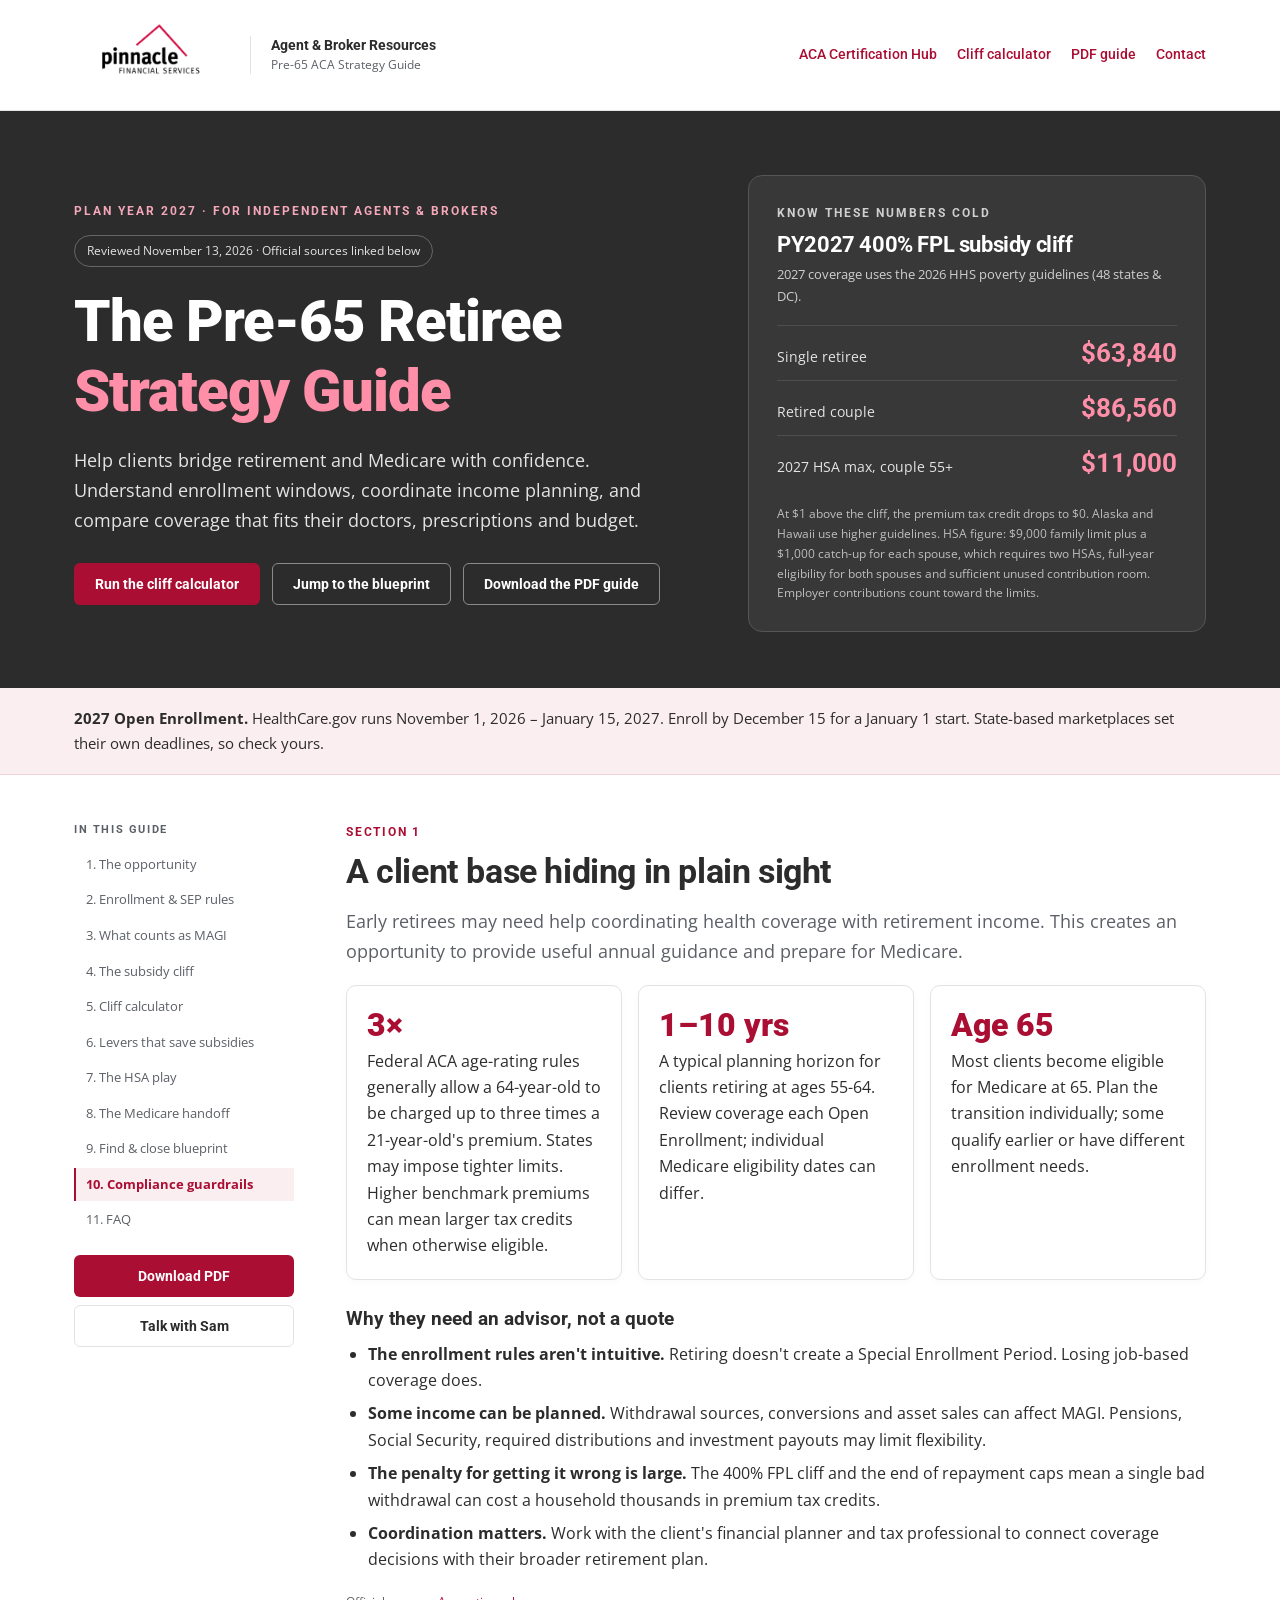
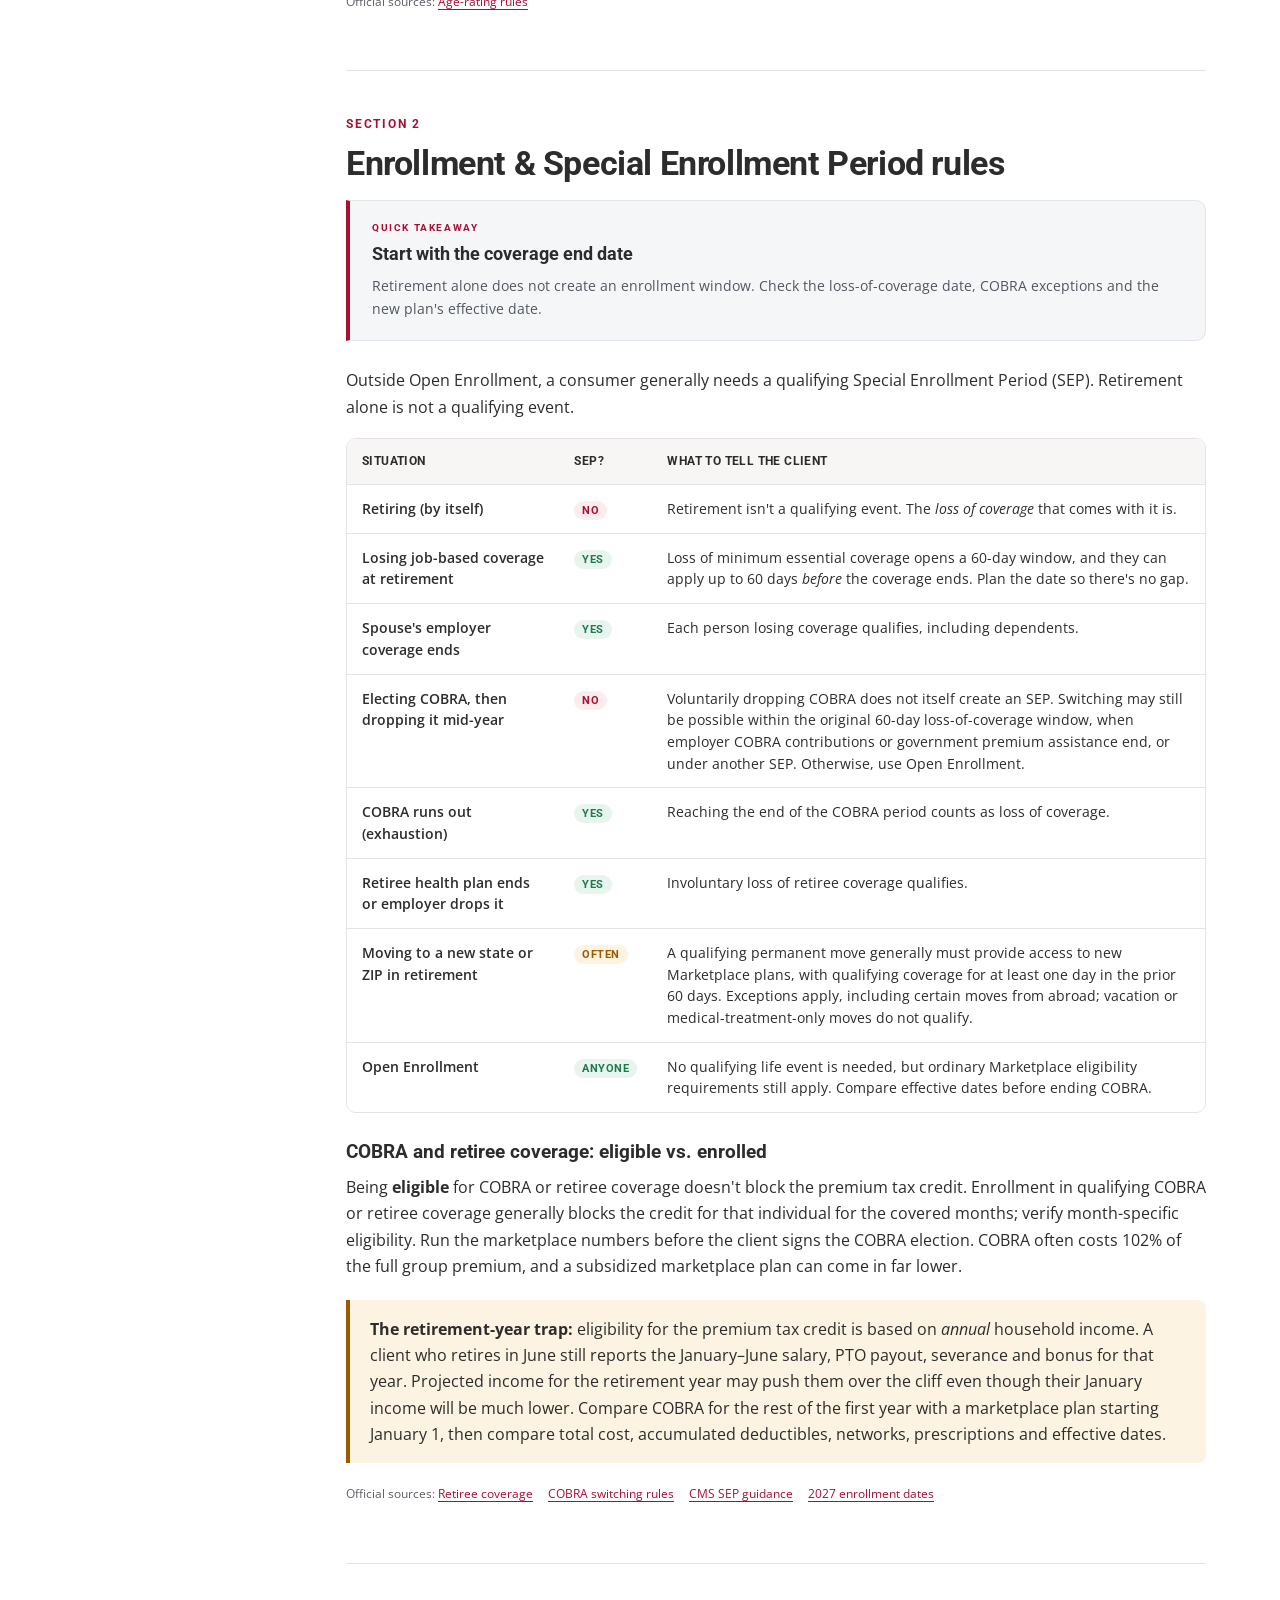
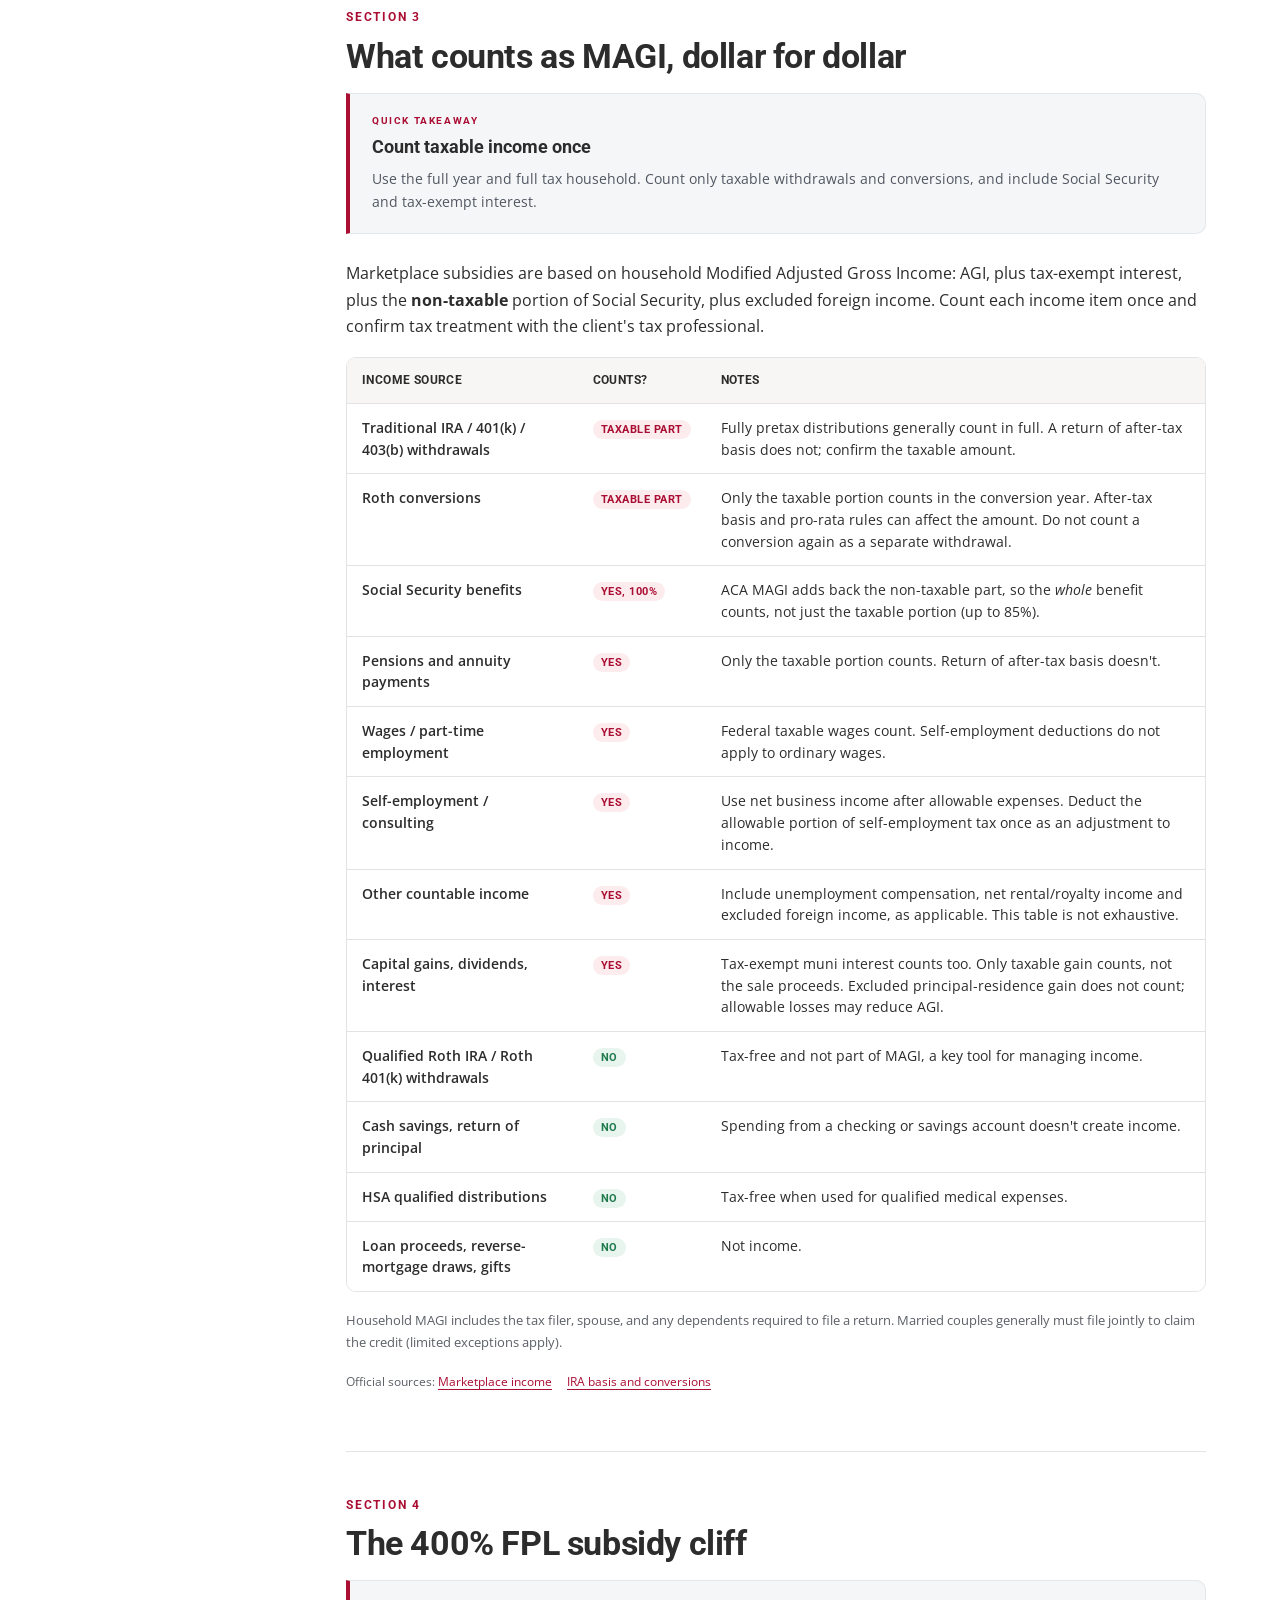
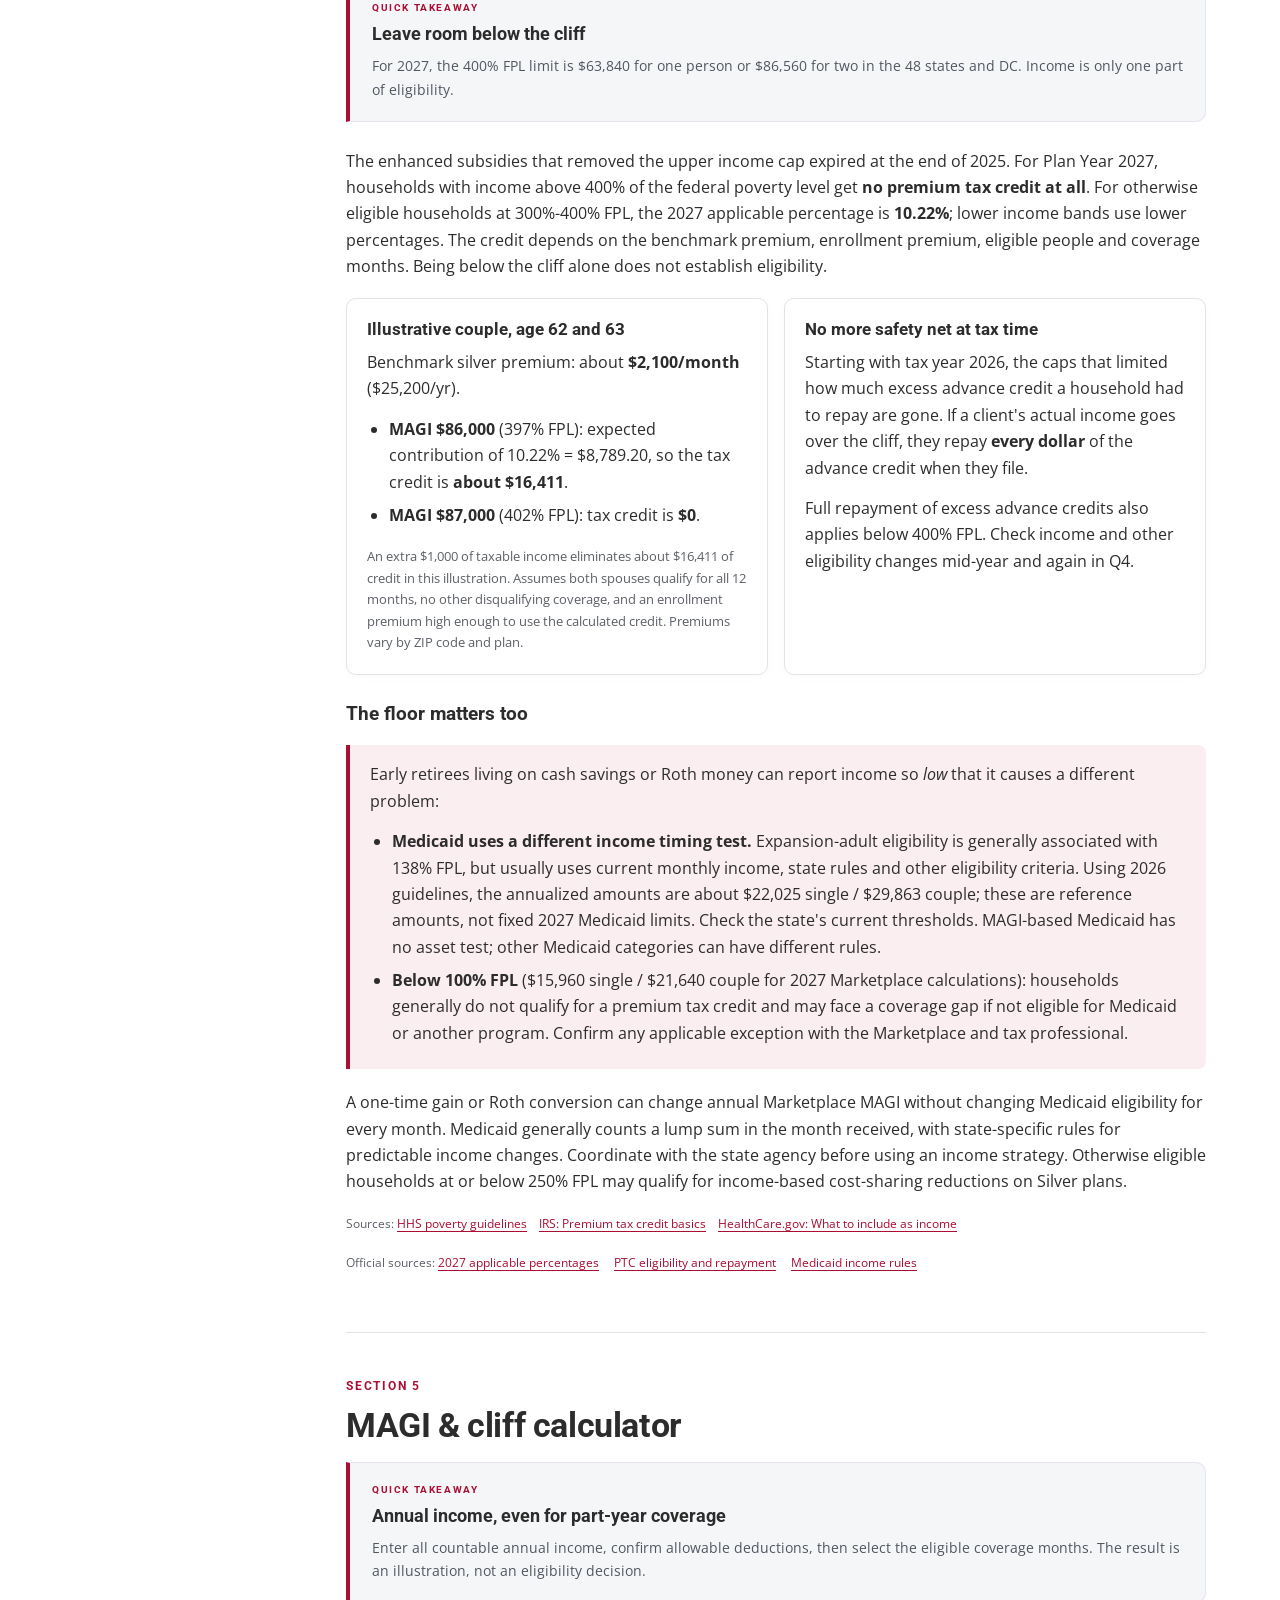
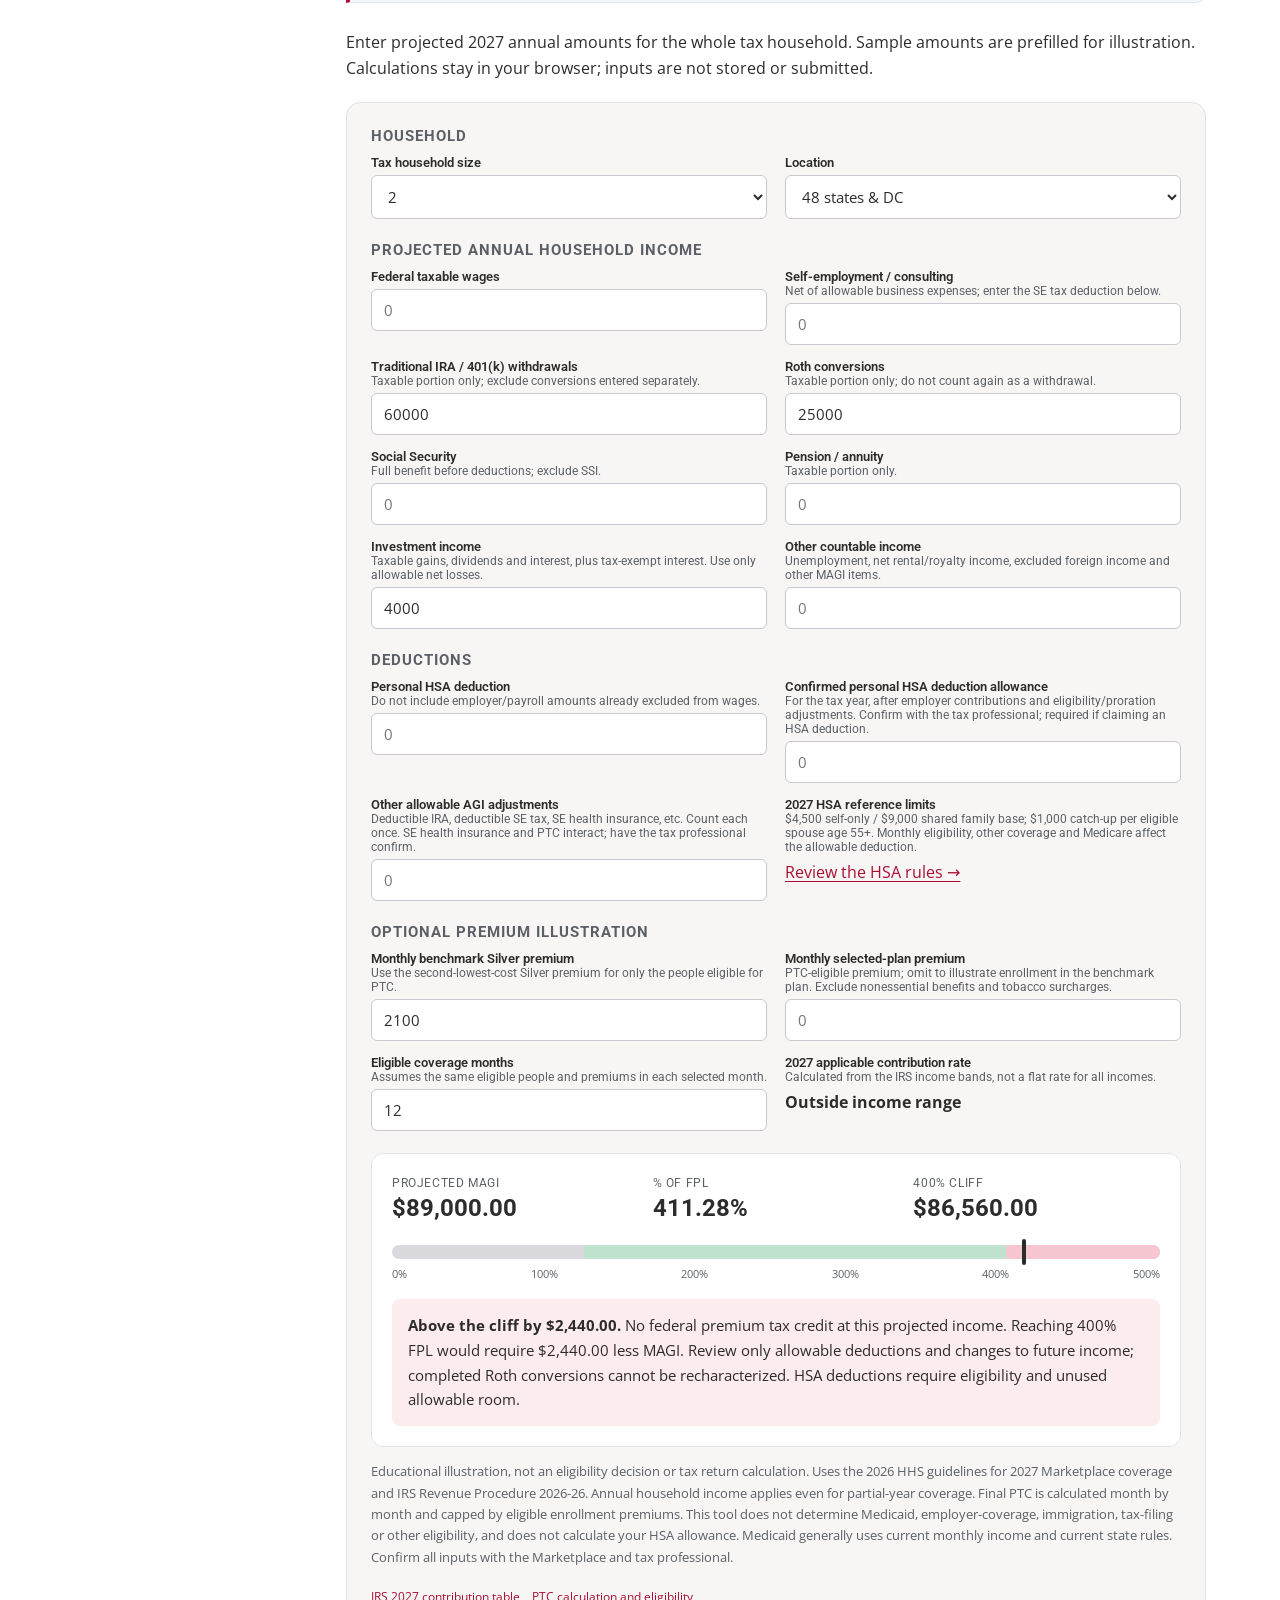
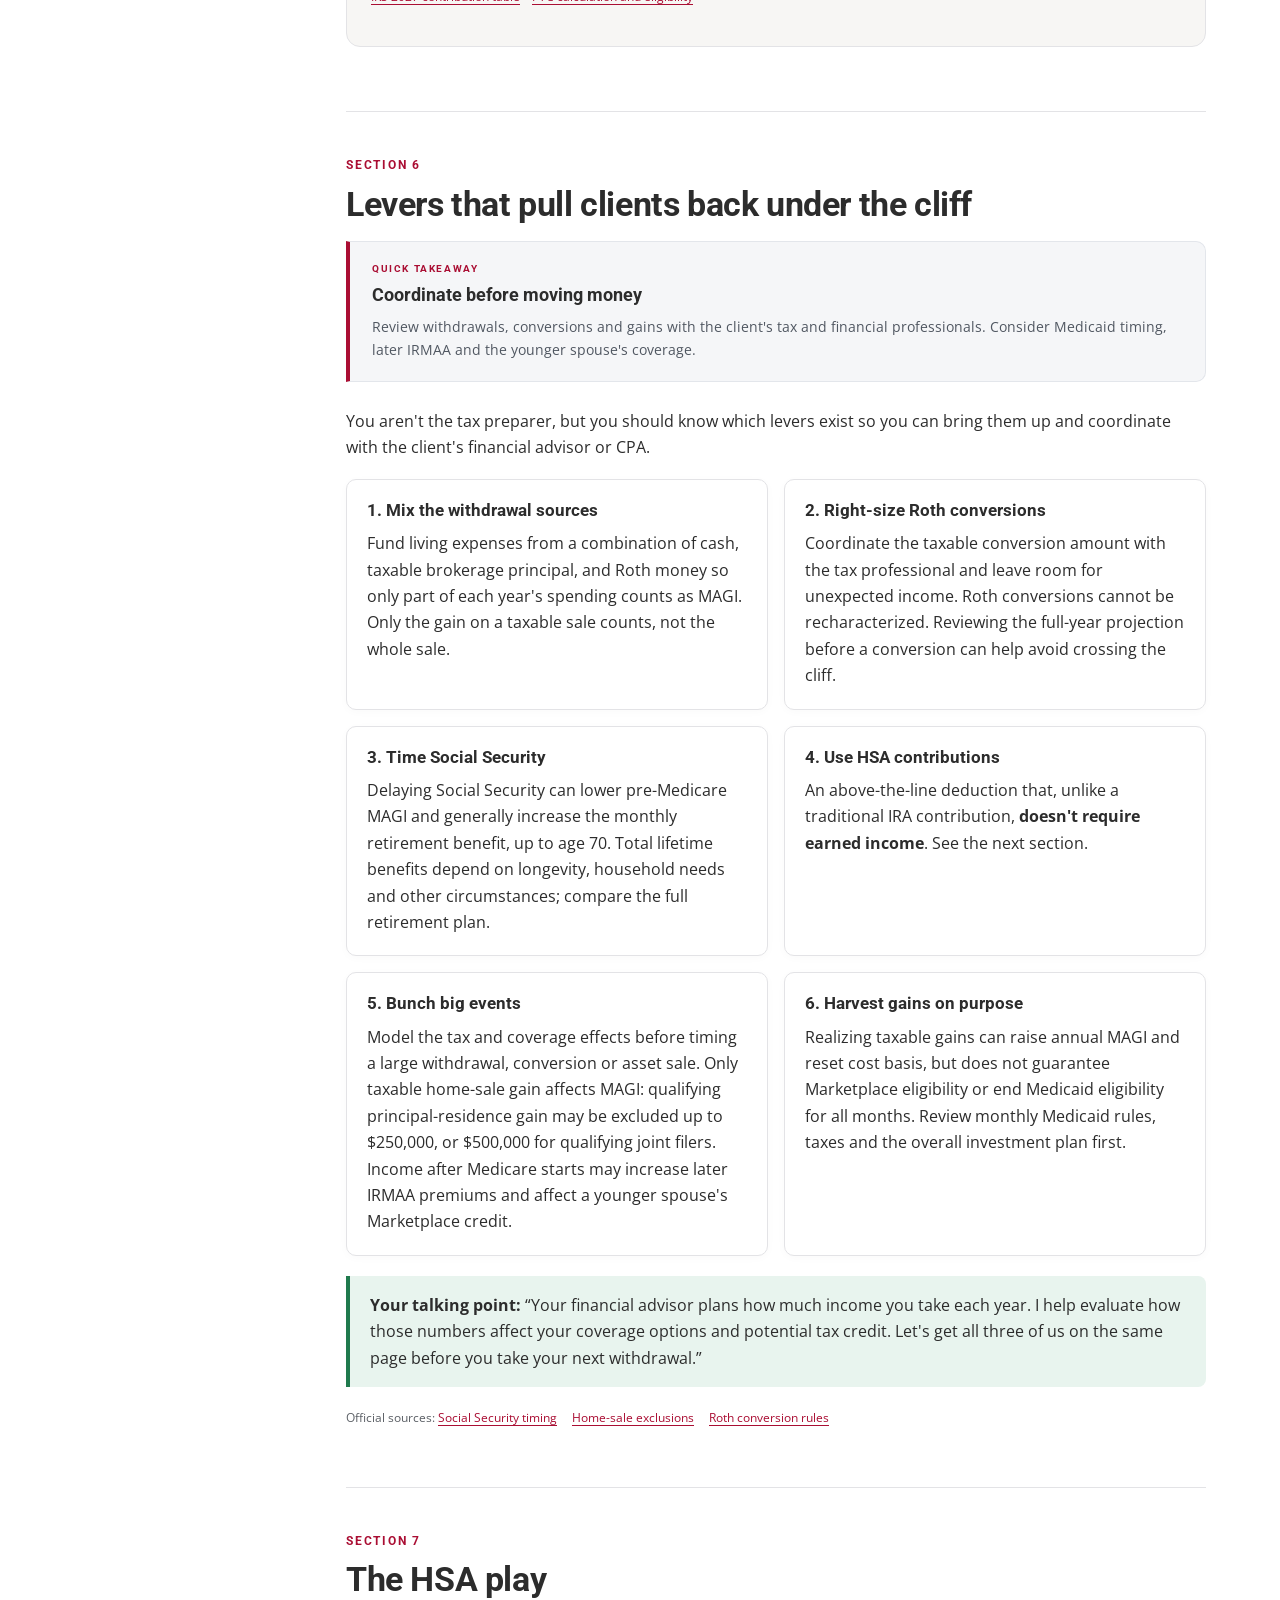
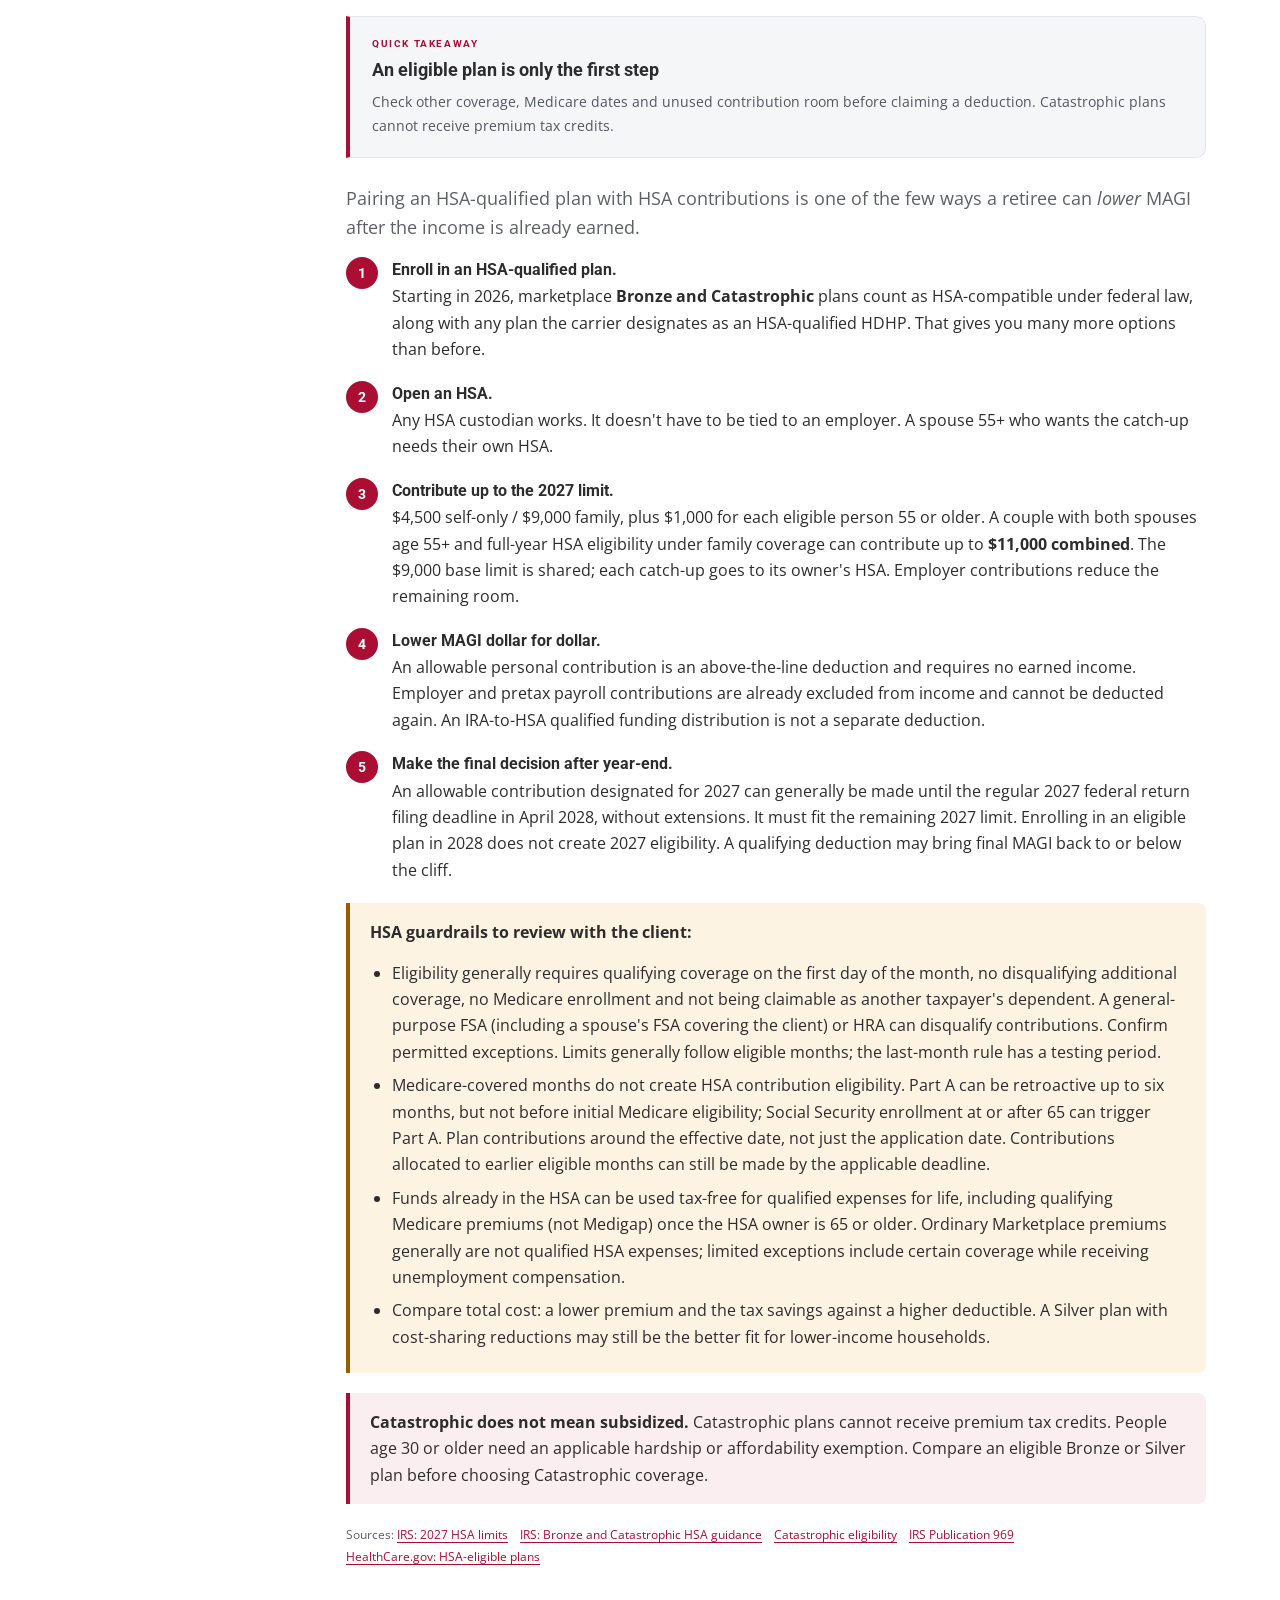
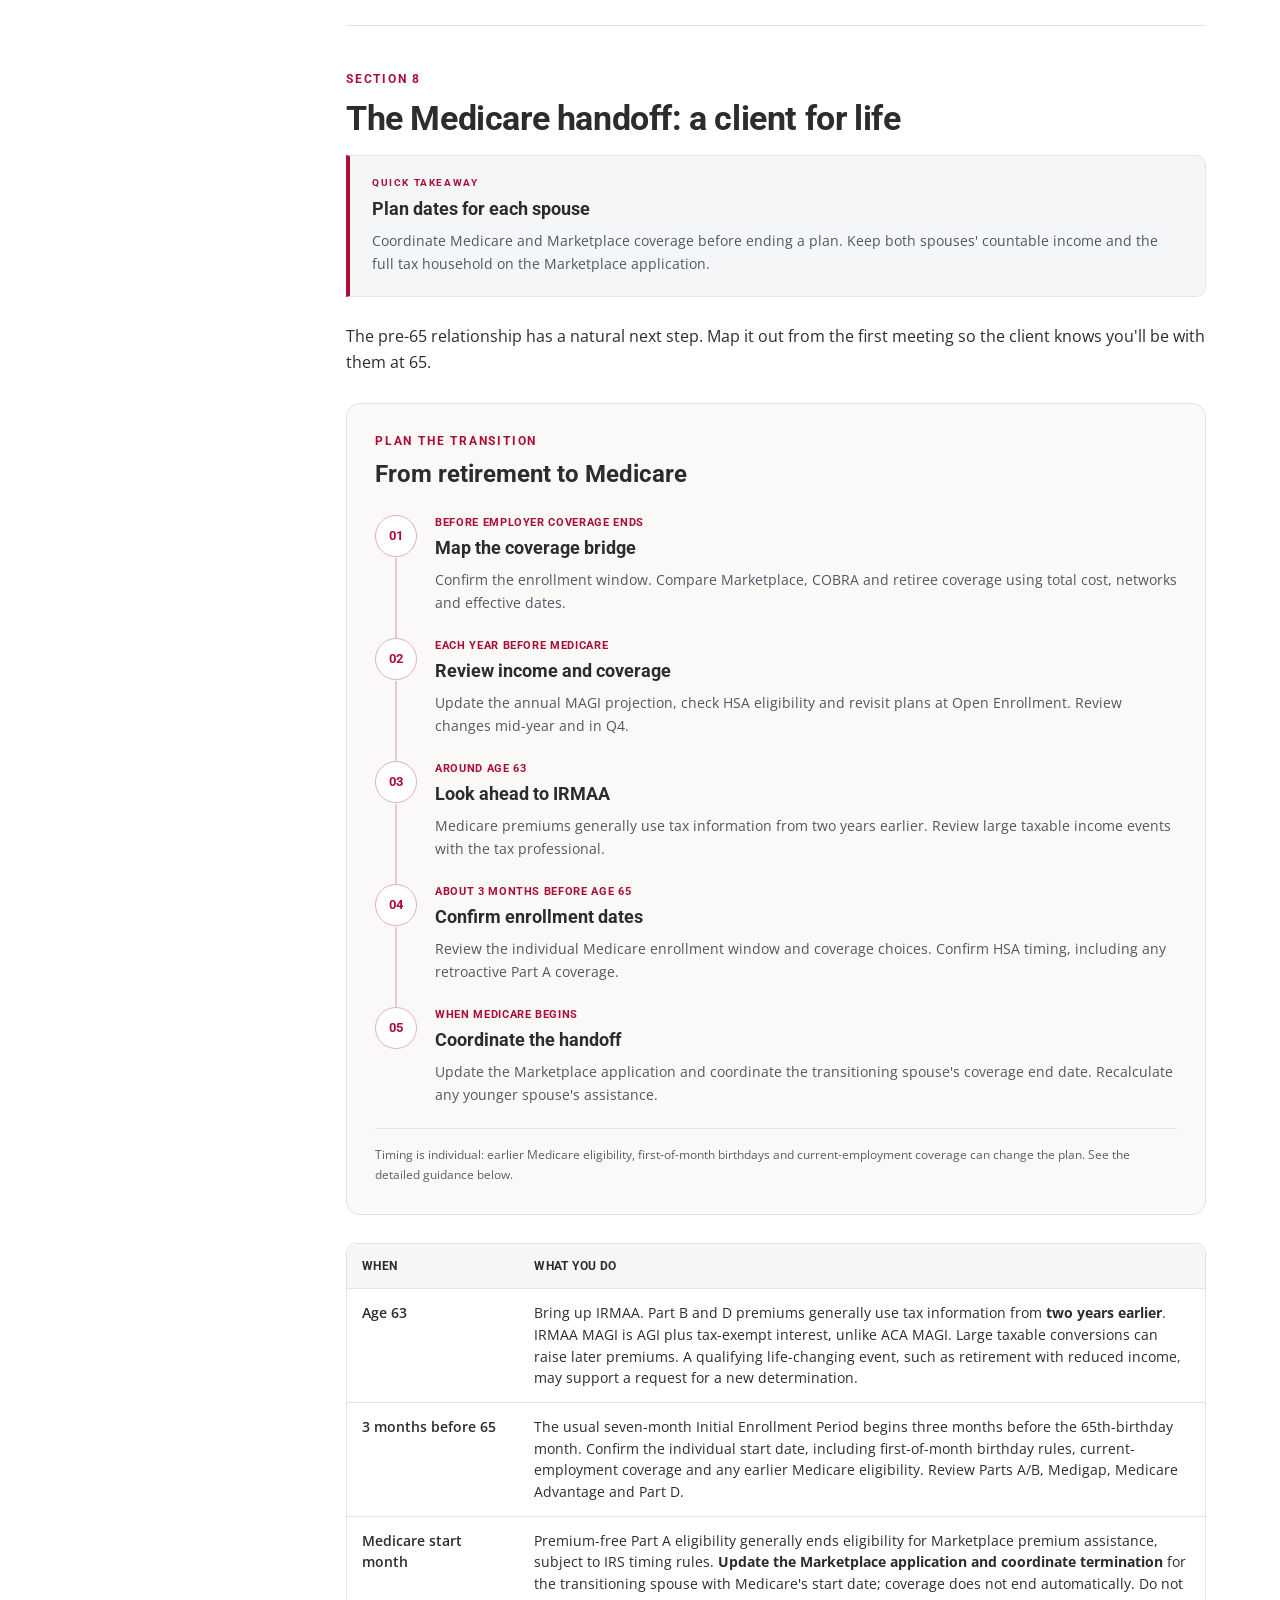
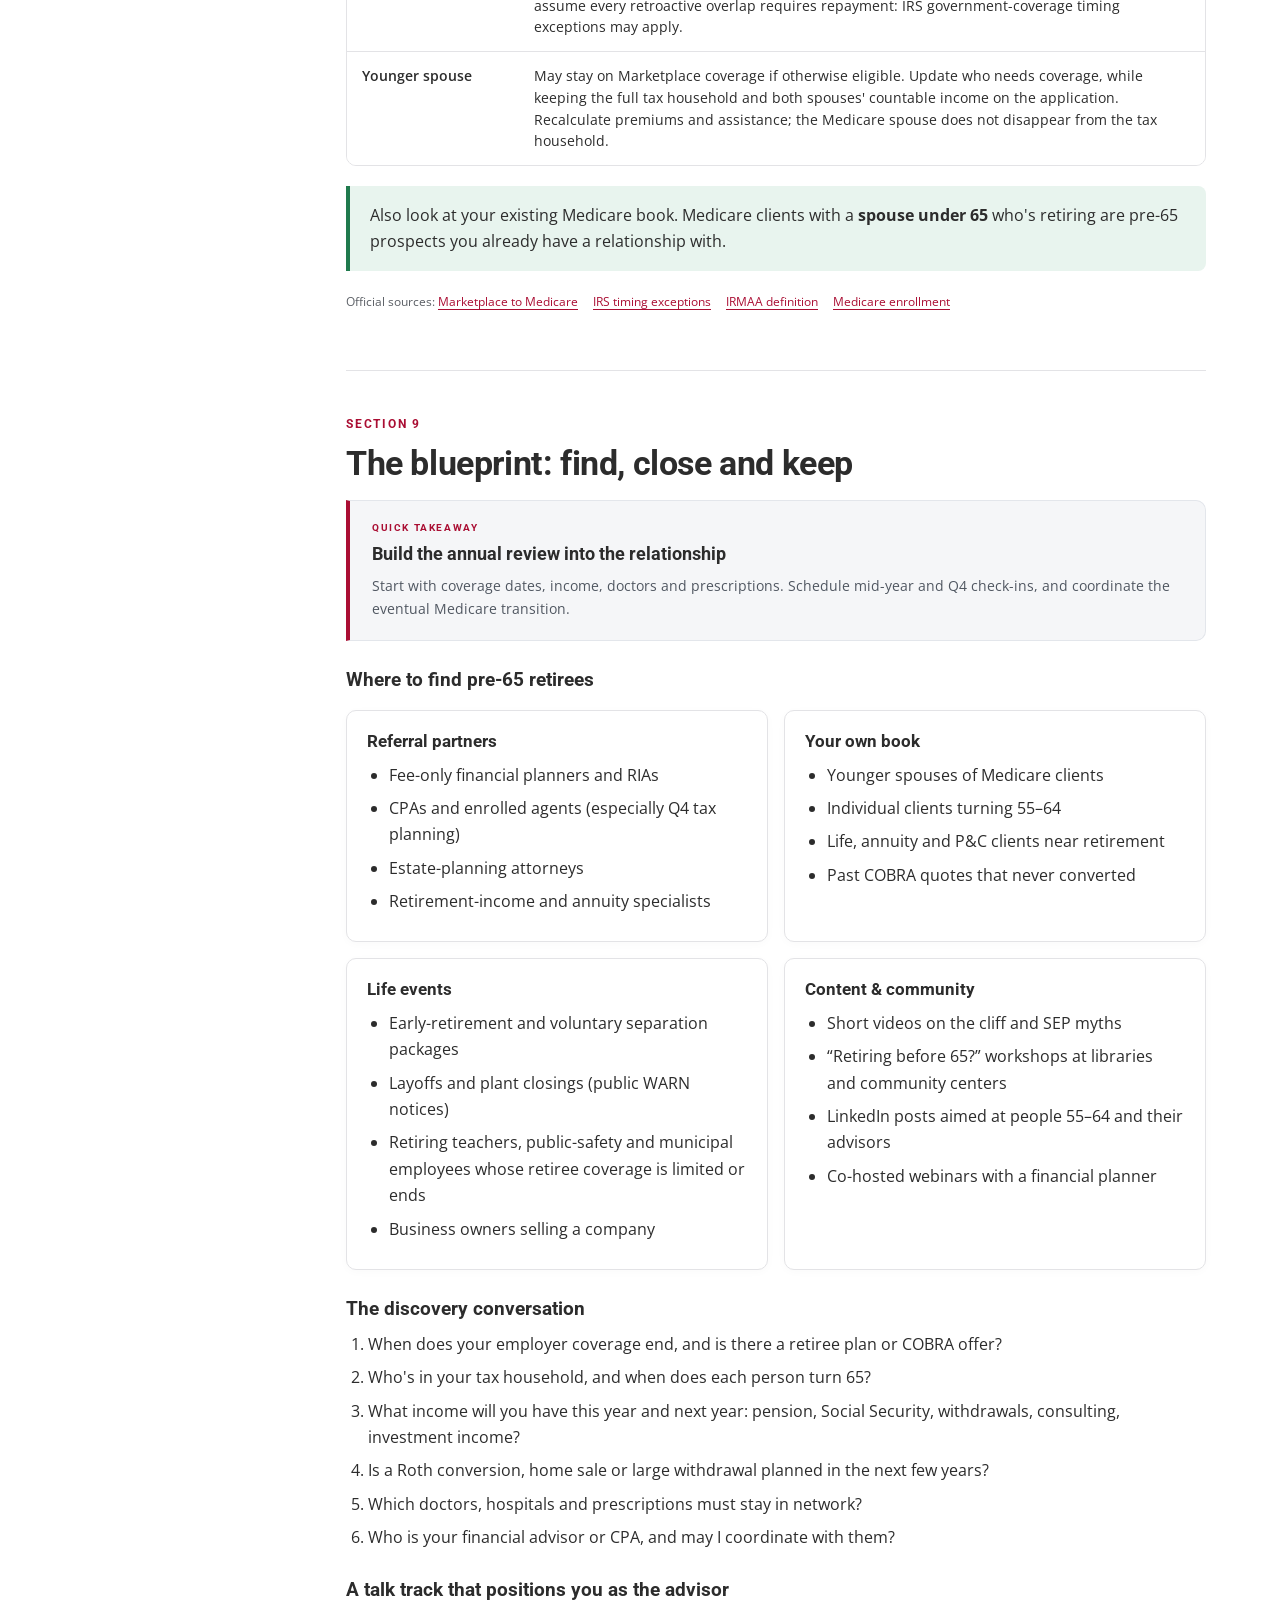
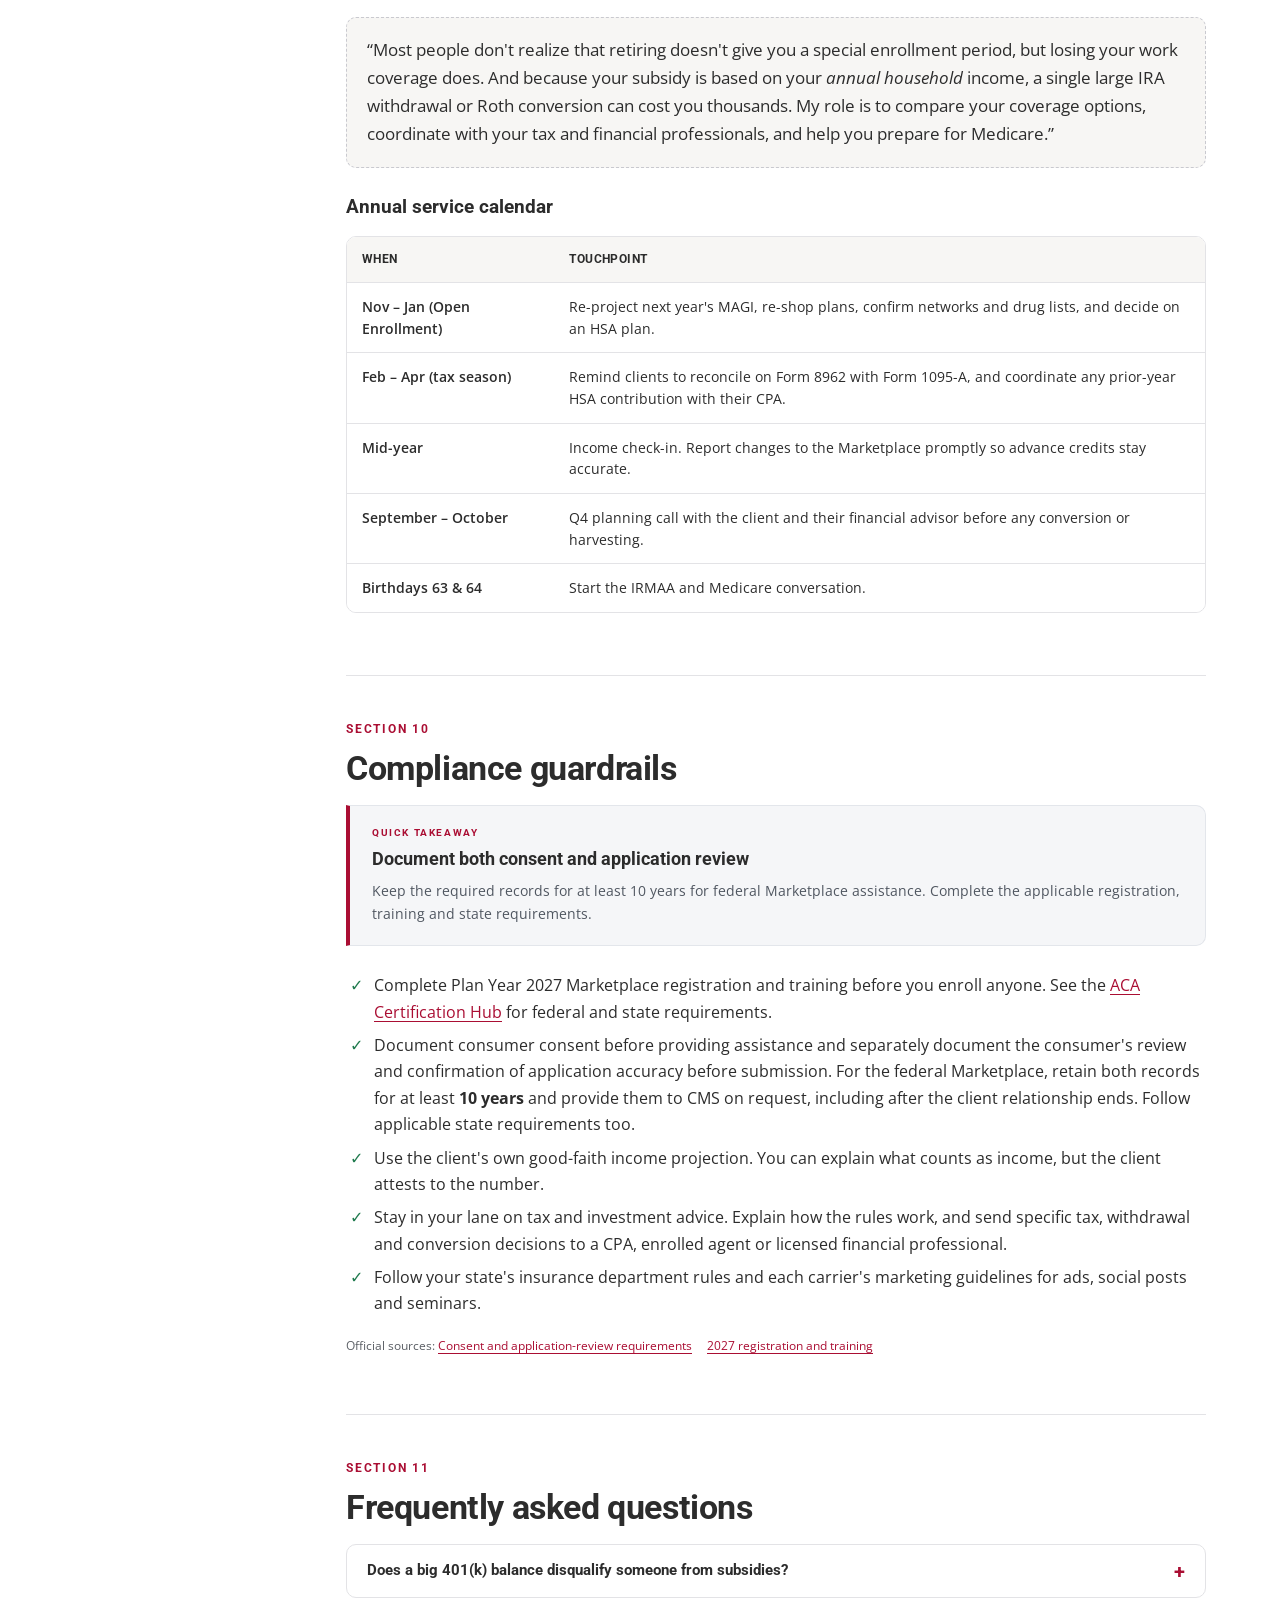
<file: pre65/index.html>
<!DOCTYPE html>

<html lang="en">
<head>
<meta charset="utf-8"/>
<meta content="width=device-width,initial-scale=1" name="viewport"/>
<title>Pre-65 ACA Strategy Guide | Pinnacle Financial Services</title>
<meta content="A Plan Year 2027 strategy guide for independent agents and brokers serving early retirees: SEP rules, MAGI, the 400% FPL subsidy cliff, HSA strategies, the Medicare handoff, and a blueprint to find and close pre-65 clients." name="description"/>
<meta content="#2c2c2c" name="theme-color"/>
<meta content="The Pre-65 ACA Strategy Guide for Agents &amp; Brokers" property="og:title"/>
<meta content="A practical guide to early-retiree coverage, income planning, HSA eligibility and the transition to Medicare." property="og:description"/>
<link href="../favicon.svg" rel="icon" type="image/svg+xml"/>
<link href="https://fonts.googleapis.com" rel="preconnect"/>
<link crossorigin="" href="https://fonts.gstatic.com" rel="preconnect"/>
<link href="https://fonts.googleapis.com/css2?family=Roboto:wght@400;500;700;900&amp;family=Open+Sans:wght@400;600;700&amp;display=swap" rel="stylesheet"/>
<style>
:root{
  --crimson:#aa0e33;--crimson-dk:#850a27;--crimson-50:#fbeef1;
  --ink:#2c2c2c;--muted:#5c6066;--line:#e3e3e6;--paper:#f7f6f4;--white:#fff;
  --green:#1f7a4d;--green-50:#e8f4ee;--amber:#9a5b00;--amber-50:#fdf3e2;--red-50:#fdecee;
  --heading:'Roboto',system-ui,-apple-system,'Segoe UI',sans-serif;
  --body:'Open Sans',system-ui,-apple-system,'Segoe UI',sans-serif;
  --radius:10px;
}
*,*::before,*::after{box-sizing:border-box}
html{scroll-behavior:smooth;scroll-padding-top:24px}
body{margin:0;background:var(--white);color:var(--ink);font:16px/1.65 var(--body);-webkit-font-smoothing:antialiased}
@media (prefers-reduced-motion:reduce){html{scroll-behavior:auto}*{transition:none!important}}
a{color:var(--crimson);text-underline-offset:3px}
h1,h2,h3,h4{font-family:var(--heading);line-height:1.2;color:var(--ink)}
:focus-visible{outline:3px solid #1d5fa8;outline-offset:3px;border-radius:4px}
.skip{position:absolute;left:12px;top:-80px;background:var(--crimson);color:#fff;padding:10px 16px;border-radius:6px;z-index:50;font-weight:700}
.skip:focus{top:12px}
.wrap{max-width:1180px;margin:0 auto;padding:0 24px}

/* header */
.top{border-bottom:1px solid var(--line);background:var(--white)}
.top-inner{min-height:72px;display:flex;align-items:center;justify-content:space-between;gap:16px;flex-wrap:wrap;padding-top:8px;padding-bottom:8px}
.brand{display:flex;align-items:center;gap:12px;text-decoration:none;color:var(--ink);font-family:var(--heading);font-weight:700;line-height:1.25}
.brand-group{display:flex;align-items:center;gap:20px}.brand img{width:156px;height:auto;display:block}.brand-title{border-left:1px solid var(--line);padding-left:20px;font:700 14px/1.4 var(--heading)}.brand-title small{display:block;font:400 12px/1.5 var(--body);color:var(--muted)}.review-pill{display:inline-block;border:1px solid #666;border-radius:999px;padding:5px 12px;color:#e4e4e4;font-size:12px;margin:0 0 20px}.sources{line-height:1.8}.source-list{display:grid;gap:8px}.calc input[type=checkbox]{width:auto}.result-note{font-size:13px;line-height:1.6}.top-links{flex-wrap:wrap}.hero{background:linear-gradient(135deg,#20242b,#30333a)}.box{box-shadow:0 2px 10px #20242b06}.field input:focus,.field select:focus{border-color:var(--crimson)}
.brand small{display:block;font-weight:500;font-size:11px;letter-spacing:1.4px;text-transform:uppercase;color:var(--muted)}
.top-links{display:flex;gap:20px;font-size:14px;font-family:var(--heading);font-weight:500}
.top-links a{text-decoration:none}

/* hero */
.hero{background:var(--ink);color:#fff;padding:64px 0 56px}
.hero-grid{display:grid;grid-template-columns:1.35fr 1fr;gap:56px;align-items:center}
.eyebrow{font-family:var(--heading);text-transform:uppercase;letter-spacing:2px;font-size:12px;font-weight:700;margin:0 0 14px}
.hero .eyebrow{color:#f3a7b8}
.hero h1{color:#fff;font-size:clamp(36px,5vw,58px);font-weight:900;letter-spacing:-1px;margin:0 0 20px}
.hero h1 em{font-style:normal;color:#ff8fa8}
.hero-lead{font-size:18px;color:#e4e4e4;max-width:620px;margin:0}
.actions{display:flex;gap:12px;flex-wrap:wrap;margin-top:28px}
.btn{display:inline-flex;align-items:center;justify-content:center;gap:8px;padding:12px 20px;border-radius:6px;background:var(--crimson);color:#fff;font:700 14px var(--heading);text-decoration:none;border:1px solid transparent;cursor:pointer}
.btn:hover{background:var(--crimson-dk)}
.btn.ghost{background:transparent;border-color:#8a8a8a;color:#fff}
.btn.ghost:hover{background:#3a3a3a}
.btn.light{background:#fff;color:var(--ink);border-color:var(--line)}
.btn.light:hover{background:var(--paper)}
.cliff-card{background:#383838;border:1px solid #555;border-radius:14px;padding:28px}
.cliff-card h2{color:#fff;font-size:22px;margin:0 0 6px}
.cliff-card .sub{color:#cfcfcf;font-size:13px;margin:0 0 18px}
.cliff-row{display:flex;justify-content:space-between;align-items:baseline;gap:16px;border-top:1px solid #4e4e4e;padding:12px 0;font-size:14px;color:#e4e4e4}
.cliff-row strong{font:700 26px var(--heading);color:#ff8fa8}
.cliff-card .fine{font-size:12px;color:#bdbdbd;margin:14px 0 0}

.strip{background:var(--crimson-50);border-bottom:1px solid #f1d3da;padding:18px 0}
.strip p{margin:0;font-size:15px}

/* layout */
.layout{display:grid;grid-template-columns:220px minmax(0,1fr);gap:52px;padding-top:48px;padding-bottom:72px}
.rail{position:sticky;top:20px;align-self:start}
.rail h2{font-size:11px;letter-spacing:1.6px;text-transform:uppercase;color:var(--muted);margin:0 0 12px}
.rail nav{display:grid;gap:2px}
.rail nav a{display:block;padding:8px 10px;font-size:13px;line-height:1.35;text-decoration:none;color:var(--muted);border-left:2px solid transparent}
.rail nav a:hover{color:var(--ink)}
.rail nav a.active{color:var(--crimson);border-left-color:var(--crimson);background:var(--crimson-50);font-weight:700}
.rail .btn{margin-top:18px;width:100%}
main{min-width:0}
section.guide{padding-bottom:44px;margin-bottom:44px;border-bottom:1px solid var(--line)}
section.guide:last-of-type{border-bottom:0}
.kicker{font-family:var(--heading);color:var(--crimson);font-size:12px;letter-spacing:1.8px;text-transform:uppercase;font-weight:700;margin:0 0 8px}
h2{font-size:clamp(26px,3vw,34px);font-weight:700;letter-spacing:-.4px;margin:0 0 16px}
h3{font-size:19px;margin:28px 0 10px}
p{margin:0 0 14px}
.lede{font-size:18px;color:var(--muted)}
ul,ol{padding-left:22px;margin:10px 0 18px}
li{margin:7px 0}
.small{font-size:13px;color:var(--muted)}
.callout{border-left:4px solid var(--crimson);background:var(--crimson-50);padding:16px 20px;border-radius:0 8px 8px 0;margin:20px 0}
.callout.green{border-color:var(--green);background:var(--green-50)}
.callout.amber{border-color:var(--amber);background:var(--amber-50)}
.callout p:last-child,.callout ul:last-child{margin-bottom:0}
.grid2{display:grid;grid-template-columns:1fr 1fr;gap:16px;margin:18px 0}
.grid3{display:grid;grid-template-columns:repeat(3,1fr);gap:16px;margin:18px 0}
.box{border:1px solid var(--line);border-radius:var(--radius);padding:20px;background:var(--white)}
.box h3{margin-top:0;font-size:17px}
.box p:last-child,.box ul:last-child{margin-bottom:0}
.stat{font:900 32px var(--heading);color:var(--crimson);display:block;margin-bottom:4px}
.table-wrap{overflow-x:auto;border:1px solid var(--line);border-radius:var(--radius);margin:18px 0}
table{border-collapse:collapse;width:100%;font-size:14px;line-height:1.55;background:#fff}
th,td{text-align:left;vertical-align:top;padding:13px 15px;border-bottom:1px solid var(--line)}
th{background:var(--paper);font-family:var(--heading);font-size:12px;letter-spacing:.4px;text-transform:uppercase}
tr:last-child td{border-bottom:0}
td:first-child{font-weight:600;min-width:170px}
.tag{display:inline-block;font:700 11px var(--heading);letter-spacing:.5px;text-transform:uppercase;padding:3px 8px;border-radius:999px;white-space:nowrap}
.tag.yes{background:var(--green-50);color:var(--green)}
.tag.no{background:var(--red-50);color:var(--crimson)}
.tag.maybe{background:var(--amber-50);color:var(--amber)}
.steps{counter-reset:s;list-style:none;padding:0}
.steps li{counter-increment:s;position:relative;padding:0 0 0 46px;margin:0 0 18px}
.steps li::before{content:counter(s);position:absolute;left:0;top:0;width:32px;height:32px;border-radius:50%;background:var(--crimson);color:#fff;display:grid;place-items:center;font:700 14px var(--heading)}
.steps li > strong:first-child{display:block;font-family:var(--heading)}
.quote{font-size:17px;border:1px dashed #c9c9cf;border-radius:var(--radius);padding:18px 20px;background:var(--paper);margin:16px 0}
.quote p:last-child{margin:0}

/* calculator */
.calc{border:1px solid var(--line);border-radius:14px;background:var(--paper);padding:24px;margin:20px 0}
.calc-grid{display:grid;grid-template-columns:repeat(2,minmax(0,1fr));gap:14px 18px}
.field label{display:block;font:600 13px var(--heading);margin-bottom:5px}
.field .hint{display:block;font-weight:400;color:var(--muted);font-size:12px}
.field input,.field select{width:100%;padding:10px 12px;border:1px solid #c9c9cf;border-radius:6px;background:#fff;font:15px var(--body);color:var(--ink)}
.field.full{grid-column:1/-1}
.calc h3{margin:22px 0 10px;font-size:15px;text-transform:uppercase;letter-spacing:1px;color:var(--muted)}
.calc h3:first-child{margin-top:0}
.result{margin-top:22px;border-radius:12px;background:#fff;border:1px solid var(--line);padding:20px}
.result-top{display:grid;grid-template-columns:repeat(3,1fr);gap:14px}
.result-top div{min-width:0}
.result-top span{display:block;font-size:12px;color:var(--muted);text-transform:uppercase;letter-spacing:.6px;font-family:var(--heading)}
.result-top strong{font:700 24px var(--heading);overflow-wrap:anywhere}
.meter{position:relative;height:14px;border-radius:999px;background:linear-gradient(90deg,#d9d9de 0 25%,#bfe3cf 25% 100%);margin:22px 0 6px;overflow:visible}
.meter .zone-over{position:absolute;right:0;top:0;bottom:0;width:20%;background:#f6c6d1;border-radius:0 999px 999px 0}
.meter .pin{position:absolute;top:-6px;width:4px;height:26px;background:var(--ink);border-radius:2px;transform:translateX(-2px);transition:left .2s}
.meter-labels{display:flex;justify-content:space-between;font-size:11px;color:var(--muted)}
.verdict{margin:16px 0 0;padding:14px 16px;border-radius:8px;font-size:15px}
.verdict.ok{background:var(--green-50)}
.verdict.warn{background:var(--amber-50)}
.verdict.bad{background:var(--red-50)}
.verdict.low{background:#eef1f6}

details{border:1px solid var(--line);border-radius:var(--radius);margin:10px 0;background:#fff}
summary{padding:16px 20px;cursor:pointer;font:700 15px var(--heading);list-style:none;display:flex;justify-content:space-between;gap:16px}
summary::-webkit-details-marker{display:none}
summary::after{content:'+';color:var(--crimson);font-size:20px;line-height:1}
details[open] summary::after{content:'–'}
details .body{padding:0 20px 16px}
.check{list-style:none;padding:0}
.check li{padding-left:28px;position:relative}
.check li::before{content:'✓';position:absolute;left:4px;color:var(--green);font-weight:700}
.sources{font-size:12px;color:var(--muted);margin-top:18px}
.sources a{margin-right:12px;display:inline-block}

.contact{background:var(--ink);color:#e4e4e4;border-radius:16px;padding:36px;margin-top:8px}
.contact h2{color:#fff}
.contact .kicker{color:#ff8fa8}
.contact a{color:#fff}
.contact .name{font:700 20px var(--heading);color:#fff;margin:18px 0 2px}
footer{border-top:1px solid var(--line);background:var(--paper);padding:28px 0;font-size:13px;color:var(--muted)}
footer p{max-width:900px}

@media (max-width:980px){
  .hero-grid{grid-template-columns:1fr;gap:36px}
  .layout{grid-template-columns:1fr;gap:24px;padding-top:28px}
  .rail{position:static;border:1px solid var(--line);border-radius:var(--radius);padding:16px}
  .rail nav{grid-template-columns:1fr 1fr}
  .rail .btn{display:none}
}
@media (max-width:680px){
  .wrap{padding:0 16px}
  .hero{padding:44px 0 40px}
  .grid2,.grid3,.calc-grid,.result-top{grid-template-columns:1fr}
  .rail nav{grid-template-columns:1fr}
  .top-links{gap:14px;font-size:13px}
  .brand-group{gap:12px}.brand img{width:128px}.brand-title{padding-left:12px;font-size:12px}.brand-title small{font-size:11px}
  .calc{padding:18px}
  .contact{padding:26px 20px}
}
@media print{
  .top,.rail,.actions,.skip,.no-print{display:none!important}
  .hero{background:#fff;color:#000;padding:0 0 16px}
  .hero h1,.hero .eyebrow,.hero-lead,.cliff-card h2,.cliff-card .sub,.cliff-row,.cliff-card .fine{color:#000}
  .cliff-card{background:#fff;border-color:#999}
  .layout{display:block;padding-top:16px}
  section.guide{break-inside:auto}
  details{border:0}
  .contact{background:#fff;color:#000;border:1px solid #999}
  .contact h2,.contact .name,.contact a{color:#000}
}

/* Scannable section introductions */
.takeaway{background:#f5f6f8;border:1px solid #e3e6eb;border-left:4px solid var(--crimson);border-radius:0 10px 10px 0;padding:20px 22px;margin:0 0 26px}
.takeaway .takeaway-label{font:700 10px/1.4 var(--heading);letter-spacing:1.6px;text-transform:uppercase;color:var(--crimson);margin:0 0 7px}
.takeaway h3{font-size:18px;line-height:1.35;margin:0 0 8px;color:var(--ink)}
.takeaway p:last-child{font-size:14px;line-height:1.65;margin:0;color:#505761}
/* A vertical timeline keeps all five milestones readable on small screens. */
.transition-timeline{background:#faf9f7;border:1px solid var(--line);border-radius:14px;padding:28px;margin:28px 0}
.transition-timeline > h3{font-size:24px;margin:0 0 26px}
.timeline-steps{list-style:none;margin:0;padding:0}
.timeline-steps > li{position:relative;display:grid;grid-template-columns:42px minmax(0,1fr);gap:18px;margin:0;padding:0 0 24px}
.timeline-steps > li:not(:last-child)::after{content:'';position:absolute;left:20px;top:43px;bottom:0;width:2px;background:#e7c9d1}
.timeline-steps > li:last-child{padding-bottom:0}
.timeline-number{width:42px;height:42px;border-radius:50%;display:grid;place-items:center;background:white;border:1px solid #deb1bd;color:var(--crimson);font:700 13px var(--heading)}
.timeline-when{font:700 11px/1.5 var(--heading);letter-spacing:.65px;text-transform:uppercase;color:var(--crimson);margin:0 0 5px}
.timeline-steps h4{font-size:18px;line-height:1.35;margin:0 0 7px}
.timeline-steps p:last-child{font-size:14px;line-height:1.65;color:#505761;margin:0}
.timeline-note{border-top:1px solid var(--line);padding-top:16px;margin:22px 0 0;font-size:12px;line-height:1.7;color:var(--muted)}
/* Native details provides a keyboard-accessible mobile contents menu. */
.contents-menu{border:0;background:transparent;margin:0}
.contents-menu > summary{display:none}
@media(max-width:980px){
  .rail{padding:0}
  .contents-desktop-title{display:none}
  .contents-menu > summary{display:flex;align-items:center;justify-content:flex-start;gap:10px;padding:17px 18px;font:700 15px/1.4 var(--heading);color:var(--ink)}
  .contents-menu > summary::after{content:'+';margin-left:auto;color:var(--crimson);font-size:23px}
  .contents-menu[open] > summary::after{content:'−'}
  .contents-hint{font:400 12px var(--body);color:var(--muted)}
  .contents-panel{padding:0 14px 14px;border-top:1px solid var(--line)}
  .contents-panel nav{padding-top:10px}
}
@media(max-width:680px){
  .takeaway{padding:17px 18px;margin-bottom:22px}
  .transition-timeline{padding:21px 18px}
  .transition-timeline > h3{font-size:22px}
  .timeline-steps > li{gap:13px}
}
@media print{.takeaway,.transition-timeline{break-inside:avoid}.timeline-steps > li{break-inside:avoid}}
</style>
</head>
<body>
<a class="skip" href="#main">Skip to main content</a>
<header class="top">
<div class="wrap top-inner">
<div class="brand-group"><a aria-label="Visit Pinnacle Financial Services" class="brand" href="https://pfsinsurance.com/"><img alt="Pinnacle Financial Services" height="118" src="assets/pinnacle-logo.png" width="196"/></a><span class="brand-title">Agent &amp; Broker Resources<small>Pre-65 ACA Strategy Guide</small></span></div>
<div class="top-links"><a href="../">ACA Certification Hub</a><a href="#calculator">Cliff calculator</a><a download="" href="Pre-65-ACA-Strategy-Guide-PY2027.pdf">PDF guide</a><a href="#contact">Contact</a></div>
</div>
</header>
<section aria-labelledby="hero-title" class="hero">
<div class="wrap hero-grid">
<div>
<p class="eyebrow">Plan Year 2027 · For independent agents &amp; brokers</p><p class="review-pill">Reviewed November 13, 2026 · Official sources linked below</p>
<h1 id="hero-title">The Pre-65 Retiree <em>Strategy Guide</em></h1>
<p class="hero-lead">Help clients bridge retirement and Medicare with confidence. Understand enrollment windows, coordinate income planning, and compare coverage that fits their doctors, prescriptions and budget.</p>
<div class="actions">
<a class="btn" href="#calculator">Run the cliff calculator</a>
<a class="btn ghost" href="#blueprint">Jump to the blueprint</a>
<a class="btn ghost" download="" href="Pre-65-ACA-Strategy-Guide-PY2027.pdf">Download the PDF guide</a>
</div>
</div>
<aside aria-labelledby="cliff-title" class="cliff-card">
<p class="eyebrow" style="color:#cfcfcf;margin-bottom:8px">Know these numbers cold</p>
<h2 id="cliff-title">PY2027 400% FPL subsidy cliff</h2>
<p class="sub">2027 coverage uses the 2026 HHS poverty guidelines (48 states &amp; DC).</p>
<div class="cliff-row"><span>Single retiree</span><strong>$63,840</strong></div>
<div class="cliff-row"><span>Retired couple</span><strong>$86,560</strong></div>
<div class="cliff-row"><span>2027 HSA max, couple 55+</span><strong>$11,000</strong></div>
<p class="fine">At $1 above the cliff, the premium tax credit drops to $0. Alaska and Hawaii use higher guidelines. HSA figure: $9,000 family limit plus a $1,000 catch-up for each spouse, which requires two HSAs, full-year eligibility for both spouses and sufficient unused contribution room. Employer contributions count toward the limits.</p>
</aside>
</div>
</section>
<div class="strip"><div class="wrap"><p><strong>2027 Open Enrollment.</strong> HealthCare.gov runs November 1, 2026 – January 15, 2027. Enroll by December 15 for a January 1 start. State-based marketplaces set their own deadlines, so check yours.</p></div></div>
<div class="wrap layout">
<aside aria-label="Guide contents" class="rail"><h2 class="contents-desktop-title">In this guide</h2><details class="contents-menu" open=""><summary>In this guide<span class="contents-hint">Browse topics</span></summary><div class="contents-panel">

<nav>
<a href="#opportunity">1. The opportunity</a>
<a href="#enrollment">2. Enrollment &amp; SEP rules</a>
<a href="#magi">3. What counts as MAGI</a>
<a href="#cliff">4. The subsidy cliff</a>
<a href="#calculator">5. Cliff calculator</a>
<a href="#levers">6. Levers that save subsidies</a>
<a href="#hsa">7. The HSA play</a>
<a href="#medicare">8. The Medicare handoff</a>
<a href="#blueprint">9. Find &amp; close blueprint</a>
<a href="#compliance">10. Compliance guardrails</a>
<a href="#faq">11. FAQ</a>
</nav>
<a class="btn" download="" href="Pre-65-ACA-Strategy-Guide-PY2027.pdf">Download PDF</a>
<a class="btn light" href="#contact" style="margin-top:8px">Talk with Sam</a>
</div></details></aside>
<main id="main">
<!-- 1 -->
<section aria-labelledby="h-opp" class="guide" id="opportunity">
<p class="kicker">Section 1</p>
<h2 id="h-opp">A client base hiding in plain sight</h2>
<p class="lede">Early retirees may need help coordinating health coverage with retirement income. This creates an opportunity to provide useful annual guidance and prepare for Medicare.</p>
<div class="grid3">
<div class="box"><span class="stat">3×</span><p>Federal ACA age-rating rules generally allow a 64-year-old to be charged up to three times a 21-year-old's premium. States may impose tighter limits. Higher benchmark premiums can mean larger tax credits when otherwise eligible.</p></div>
<div class="box"><span class="stat">1–10 yrs</span><p>A typical planning horizon for clients retiring at ages 55-64. Review coverage each Open Enrollment; individual Medicare eligibility dates can differ.</p></div>
<div class="box"><span class="stat">Age 65</span><p>Most clients become eligible for Medicare at 65. Plan the transition individually; some qualify earlier or have different enrollment needs.</p></div>
</div>
<h3>Why they need an advisor, not a quote</h3>
<ul>
<li><strong>The enrollment rules aren't intuitive.</strong> Retiring doesn't create a Special Enrollment Period. Losing job-based coverage does.</li>
<li><strong>Some income can be planned.</strong> Withdrawal sources, conversions and asset sales can affect MAGI. Pensions, Social Security, required distributions and investment payouts may limit flexibility.</li>
<li><strong>The penalty for getting it wrong is large.</strong> The 400% FPL cliff and the end of repayment caps mean a single bad withdrawal can cost a household thousands in premium tax credits.</li>
<li><strong>Coordination matters.</strong> Work with the client's financial planner and tax professional to connect coverage decisions with their broader retirement plan.</li>
</ul>
<p class="sources">Official sources: <a href="https://www.healthcare.gov/how-plans-set-your-premiums/">Age-rating rules</a> </p></section>
<!-- 2 -->
<section aria-labelledby="h-enr" class="guide" id="enrollment">
<p class="kicker">Section 2</p>
<h2 id="h-enr">Enrollment &amp; Special Enrollment Period rules</h2><aside aria-label="Quick takeaway" class="takeaway"><p class="takeaway-label">Quick takeaway</p><h3>Start with the coverage end date</h3><p>Retirement alone does not create an enrollment window. Check the loss-of-coverage date, COBRA exceptions and the new plan's effective date.</p></aside>
<p>Outside Open Enrollment, a consumer generally needs a qualifying Special Enrollment Period (SEP). Retirement alone is not a qualifying event.</p>
<div class="table-wrap"><table>
<thead><tr><th>Situation</th><th>SEP?</th><th>What to tell the client</th></tr></thead>
<tbody>
<tr><td>Retiring (by itself)</td><td><span class="tag no">No</span></td><td>Retirement isn't a qualifying event. The <em>loss of coverage</em> that comes with it is.</td></tr>
<tr><td>Losing job-based coverage at retirement</td><td><span class="tag yes">Yes</span></td><td>Loss of minimum essential coverage opens a 60-day window, and they can apply up to 60 days <em>before</em> the coverage ends. Plan the date so there's no gap.</td></tr>
<tr><td>Spouse's employer coverage ends</td><td><span class="tag yes">Yes</span></td><td>Each person losing coverage qualifies, including dependents.</td></tr>
<tr><td>Electing COBRA, then dropping it mid-year</td><td><span class="tag no">No</span></td><td>Voluntarily dropping COBRA does not itself create an SEP. Switching may still be possible within the original 60-day loss-of-coverage window, when employer COBRA contributions or government premium assistance end, or under another SEP. Otherwise, use Open Enrollment.</td></tr>
<tr><td>COBRA runs out (exhaustion)</td><td><span class="tag yes">Yes</span></td><td>Reaching the end of the COBRA period counts as loss of coverage.</td></tr>
<tr><td>Retiree health plan ends or employer drops it</td><td><span class="tag yes">Yes</span></td><td>Involuntary loss of retiree coverage qualifies.</td></tr>
<tr><td>Moving to a new state or ZIP in retirement</td><td><span class="tag maybe">Often</span></td><td>A qualifying permanent move generally must provide access to new Marketplace plans, with qualifying coverage for at least one day in the prior 60 days. Exceptions apply, including certain moves from abroad; vacation or medical-treatment-only moves do not qualify.</td></tr>
<tr><td>Open Enrollment</td><td><span class="tag yes">Anyone</span></td><td>No qualifying life event is needed, but ordinary Marketplace eligibility requirements still apply. Compare effective dates before ending COBRA.</td></tr>
</tbody>
</table></div>
<h3>COBRA and retiree coverage: eligible vs. enrolled</h3>
<p>Being <strong>eligible</strong> for COBRA or retiree coverage doesn't block the premium tax credit. Enrollment in qualifying COBRA or retiree coverage generally blocks the credit for that individual for the covered months; verify month-specific eligibility. Run the marketplace numbers before the client signs the COBRA election. COBRA often costs 102% of the full group premium, and a subsidized marketplace plan can come in far lower.</p>
<div class="callout amber">
<p><strong>The retirement-year trap:</strong> eligibility for the premium tax credit is based on <em>annual</em> household income. A client who retires in June still reports the January–June salary, PTO payout, severance and bonus for that year. Projected income for the retirement year may push them over the cliff even though their January income will be much lower. Compare COBRA for the rest of the first year with a marketplace plan starting January 1, then compare total cost, accumulated deductibles, networks, prescriptions and effective dates.</p>
</div>
<p class="sources">Official sources: <a href="https://www.healthcare.gov/retirees/">Retiree coverage</a> <a href="https://www.healthcare.gov/unemployed/cobra-coverage/">COBRA switching rules</a> <a href="https://www.cms.gov/files/document/special-enrollment-periods-march-2026.pdf">CMS SEP guidance</a> <a href="https://www.cms.gov/newsroom/fact-sheets/plan-year-2027-marketplace-plans-prices-fact-sheet-0">2027 enrollment dates</a> </p></section>
<!-- 3 -->
<section aria-labelledby="h-magi" class="guide" id="magi">
<p class="kicker">Section 3</p>
<h2 id="h-magi">What counts as MAGI, dollar for dollar</h2><aside aria-label="Quick takeaway" class="takeaway"><p class="takeaway-label">Quick takeaway</p><h3>Count taxable income once</h3><p>Use the full year and full tax household. Count only taxable withdrawals and conversions, and include Social Security and tax-exempt interest.</p></aside>
<p>Marketplace subsidies are based on household Modified Adjusted Gross Income: AGI, plus tax-exempt interest, plus the <strong>non-taxable</strong> portion of Social Security, plus excluded foreign income. Count each income item once and confirm tax treatment with the client's tax professional.</p>
<div class="table-wrap"><table>
<thead><tr><th>Income source</th><th>Counts?</th><th>Notes</th></tr></thead>
<tbody>
<tr><td>Traditional IRA / 401(k) / 403(b) withdrawals</td><td><span class="tag no">Taxable part</span></td><td>Fully pretax distributions generally count in full. A return of after-tax basis does not; confirm the taxable amount.</td></tr>
<tr><td>Roth conversions</td><td><span class="tag no">Taxable part</span></td><td>Only the taxable portion counts in the conversion year. After-tax basis and pro-rata rules can affect the amount. Do not count a conversion again as a separate withdrawal.</td></tr>
<tr><td>Social Security benefits</td><td><span class="tag no">Yes, 100%</span></td><td>ACA MAGI adds back the non-taxable part, so the <em>whole</em> benefit counts, not just the taxable portion (up to 85%).</td></tr>
<tr><td>Pensions and annuity payments</td><td><span class="tag no">Yes</span></td><td>Only the taxable portion counts. Return of after-tax basis doesn't.</td></tr>
<tr><td>Wages / part-time employment</td><td><span class="tag no">Yes</span></td><td>Federal taxable wages count. Self-employment deductions do not apply to ordinary wages.</td></tr><tr><td>Self-employment / consulting</td><td><span class="tag no">Yes</span></td><td>Use net business income after allowable expenses. Deduct the allowable portion of self-employment tax once as an adjustment to income.</td></tr><tr><td>Other countable income</td><td><span class="tag no">Yes</span></td><td>Include unemployment compensation, net rental/royalty income and excluded foreign income, as applicable. This table is not exhaustive.</td></tr>
<tr><td>Capital gains, dividends, interest</td><td><span class="tag no">Yes</span></td><td>Tax-exempt muni interest counts too. Only taxable gain counts, not the sale proceeds. Excluded principal-residence gain does not count; allowable losses may reduce AGI.</td></tr>
<tr><td>Qualified Roth IRA / Roth 401(k) withdrawals</td><td><span class="tag yes">No</span></td><td>Tax-free and not part of MAGI, a key tool for managing income.</td></tr>
<tr><td>Cash savings, return of principal</td><td><span class="tag yes">No</span></td><td>Spending from a checking or savings account doesn't create income.</td></tr>
<tr><td>HSA qualified distributions</td><td><span class="tag yes">No</span></td><td>Tax-free when used for qualified medical expenses.</td></tr>
<tr><td>Loan proceeds, reverse-mortgage draws, gifts</td><td><span class="tag yes">No</span></td><td>Not income.</td></tr>
</tbody>
</table></div>
<p class="small">Household MAGI includes the tax filer, spouse, and any dependents required to file a return. Married couples generally must file jointly to claim the credit (limited exceptions apply).</p>
<p class="sources">Official sources: <a href="https://www.healthcare.gov/income-and-household-information/income/">Marketplace income</a> <a href="https://www.irs.gov/publications/p590a">IRA basis and conversions</a> </p></section>
<!-- 4 -->
<section aria-labelledby="h-cliff" class="guide" id="cliff">
<p class="kicker">Section 4</p>
<h2 id="h-cliff">The 400% FPL subsidy cliff</h2><aside aria-label="Quick takeaway" class="takeaway"><p class="takeaway-label">Quick takeaway</p><h3>Leave room below the cliff</h3><p>For 2027, the 400% FPL limit is $63,840 for one person or $86,560 for two in the 48 states and DC. Income is only one part of eligibility.</p></aside>
<p>The enhanced subsidies that removed the upper income cap expired at the end of 2025. For Plan Year 2027, households with income above 400% of the federal poverty level get <strong>no premium tax credit at all</strong>. For otherwise eligible households at 300%-400% FPL, the 2027 applicable percentage is <strong>10.22%</strong>; lower income bands use lower percentages. The credit depends on the benchmark premium, enrollment premium, eligible people and coverage months. Being below the cliff alone does not establish eligibility.</p>
<div class="grid2">
<div class="box">
<h3>Illustrative couple, age 62 and 63</h3>
<p>Benchmark silver premium: about <strong>$2,100/month</strong> ($25,200/yr).</p>
<ul>
<li><strong>MAGI $86,000</strong> (397% FPL): expected contribution of 10.22% = $8,789.20, so the tax credit is <strong>about $16,411</strong>.</li>
<li><strong>MAGI $87,000</strong> (402% FPL): tax credit is <strong>$0</strong>.</li>
</ul>
<p class="small">An extra $1,000 of taxable income eliminates about $16,411 of credit in this illustration. Assumes both spouses qualify for all 12 months, no other disqualifying coverage, and an enrollment premium high enough to use the calculated credit. Premiums vary by ZIP code and plan.</p>
</div>
<div class="box">
<h3>No more safety net at tax time</h3>
<p>Starting with tax year 2026, the caps that limited how much excess advance credit a household had to repay are gone. If a client's actual income goes over the cliff, they repay <strong>every dollar</strong> of the advance credit when they file.</p>
<p>Full repayment of excess advance credits also applies below 400% FPL. Check income and other eligibility changes mid-year and again in Q4.</p>
</div>
</div>
<h3>The floor matters too</h3>
<div class="callout">
<p>Early retirees living on cash savings or Roth money can report income so <em>low</em> that it causes a different problem:</p>
<ul>
<li><strong>Medicaid uses a different income timing test.</strong> Expansion-adult eligibility is generally associated with 138% FPL, but usually uses current monthly income, state rules and other eligibility criteria. Using 2026 guidelines, the annualized amounts are about $22,025 single / $29,863 couple; these are reference amounts, not fixed 2027 Medicaid limits. Check the state's current thresholds. MAGI-based Medicaid has no asset test; other Medicaid categories can have different rules.</li>
<li><strong>Below 100% FPL</strong> ($15,960 single / $21,640 couple for 2027 Marketplace calculations): households generally do not qualify for a premium tax credit and may face a coverage gap if not eligible for Medicaid or another program. Confirm any applicable exception with the Marketplace and tax professional.</li>
</ul>
</div>
<p>A one-time gain or Roth conversion can change annual Marketplace MAGI without changing Medicaid eligibility for every month. Medicaid generally counts a lump sum in the month received, with state-specific rules for predictable income changes. Coordinate with the state agency before using an income strategy. Otherwise eligible households at or below 250% FPL may qualify for income-based cost-sharing reductions on Silver plans.</p>
<p class="sources">Sources: <a href="https://aspe.hhs.gov/topics/poverty-economic-mobility/poverty-guidelines" rel="noopener noreferrer" target="_blank">HHS poverty guidelines</a><a href="https://www.irs.gov/affordable-care-act/individuals-and-families/the-premium-tax-credit-the-basics" rel="noopener noreferrer" target="_blank">IRS: Premium tax credit basics</a><a href="https://www.healthcare.gov/income-and-household-information/income/" rel="noopener noreferrer" target="_blank">HealthCare.gov: What to include as income</a></p>
<p class="sources">Official sources: <a href="https://www.irs.gov/irb/2026-31_irb">2027 applicable percentages</a> <a href="https://www.irs.gov/affordable-care-act/individuals-and-families/questions-and-answers-on-the-premium-tax-credit">PTC eligibility and repayment</a> <a href="https://www.cms.gov/marketplace/technical-assistance-resources/training-materials/patient-protection-aca-basics.pdf">Medicaid income rules</a> </p></section>
<!-- 5 -->
<section aria-labelledby="h-calc" class="guide" id="calculator">
<p class="kicker">Section 5</p>
<h2 id="h-calc">MAGI &amp; cliff calculator</h2><aside aria-label="Quick takeaway" class="takeaway"><p class="takeaway-label">Quick takeaway</p><h3>Annual income, even for part-year coverage</h3><p>Enter all countable annual income, confirm allowable deductions, then select the eligible coverage months. The result is an illustration, not an eligibility decision.</p></aside>
<p>Enter projected 2027 annual amounts for the whole tax household. Sample amounts are prefilled for illustration. Calculations stay in your browser; inputs are not stored or submitted.</p>
<form aria-describedby="calc-note" class="calc" id="calc">
<h3>Household</h3><div class="calc-grid">
<div class="field"><label for="hh">Tax household size</label><select id="hh"><option value="1">1</option><option selected="" value="2">2</option><option value="3">3</option><option value="4">4</option><option value="5">5</option><option value="6">6</option><option value="7">7</option><option value="8">8</option></select></div>
<div class="field"><label for="region">Location</label><select id="region"><option value="us">48 states &amp; DC</option><option value="ak">Alaska</option><option value="hi">Hawaii</option></select></div></div>
<h3>Projected annual household income</h3><div class="calc-grid"><div class="field"><label for="i-wages">Federal taxable wages<span class="hint"></span></label><input id="i-wages" inputmode="decimal" min="0" placeholder="0" step="0.01" type="number" value=""/></div><div class="field"><label for="i-se">Self-employment / consulting<span class="hint">Net of allowable business expenses; enter the SE tax deduction below.</span></label><input id="i-se" inputmode="decimal" placeholder="0" step="0.01" type="number" value=""/></div><div class="field"><label for="i-trad">Traditional IRA / 401(k) withdrawals<span class="hint">Taxable portion only; exclude conversions entered separately.</span></label><input id="i-trad" inputmode="decimal" min="0" placeholder="0" step="0.01" type="number" value="60000"/></div><div class="field"><label for="i-roth">Roth conversions<span class="hint">Taxable portion only; do not count again as a withdrawal.</span></label><input id="i-roth" inputmode="decimal" min="0" placeholder="0" step="0.01" type="number" value="25000"/></div><div class="field"><label for="i-ss">Social Security<span class="hint">Full benefit before deductions; exclude SSI.</span></label><input id="i-ss" inputmode="decimal" min="0" placeholder="0" step="0.01" type="number" value=""/></div><div class="field"><label for="i-pen">Pension / annuity<span class="hint">Taxable portion only.</span></label><input id="i-pen" inputmode="decimal" min="0" placeholder="0" step="0.01" type="number" value=""/></div><div class="field"><label for="i-inv">Investment income<span class="hint">Taxable gains, dividends and interest, plus tax-exempt interest. Use only allowable net losses.</span></label><input id="i-inv" inputmode="decimal" placeholder="0" step="0.01" type="number" value="4000"/></div><div class="field"><label for="i-other">Other countable income<span class="hint">Unemployment, net rental/royalty income, excluded foreign income and other MAGI items.</span></label><input id="i-other" inputmode="decimal" placeholder="0" step="0.01" type="number" value=""/></div></div>
<h3>Deductions</h3><div class="calc-grid"><div class="field"><label for="i-hsa">Personal HSA deduction<span class="hint">Do not include employer/payroll amounts already excluded from wages.</span></label><input id="i-hsa" inputmode="decimal" min="0" placeholder="0" step="0.01" type="number" value=""/></div><div class="field"><label for="i-hsa-room">Confirmed personal HSA deduction allowance<span class="hint">For the tax year, after employer contributions and eligibility/proration adjustments. Confirm with the tax professional; required if claiming an HSA deduction.</span></label><input id="i-hsa-room" inputmode="decimal" min="0" placeholder="0" step="0.01" type="number" value=""/></div><div class="field"><label for="i-ded">Other allowable AGI adjustments<span class="hint">Deductible IRA, deductible SE tax, SE health insurance, etc. Count each once. SE health insurance and PTC interact; have the tax professional confirm.</span></label><input id="i-ded" inputmode="decimal" min="0" placeholder="0" step="0.01" type="number" value=""/></div><div class="field"><label>2027 HSA reference limits<span class="hint">$4,500 self-only / $9,000 shared family base; $1,000 catch-up per eligible spouse age 55+. Monthly eligibility, other coverage and Medicare affect the allowable deduction.</span></label><a href="#hsa">Review the HSA rules →</a></div></div>
<h3>Optional premium illustration</h3><div class="calc-grid"><div class="field"><label for="i-bench">Monthly benchmark Silver premium<span class="hint">Use the second-lowest-cost Silver premium for only the people eligible for PTC.</span></label><input id="i-bench" inputmode="decimal" min="0" placeholder="0" step="0.01" type="number" value="2100"/></div><div class="field"><label for="i-enroll">Monthly selected-plan premium<span class="hint">PTC-eligible premium; omit to illustrate enrollment in the benchmark plan. Exclude nonessential benefits and tobacco surcharges.</span></label><input id="i-enroll" inputmode="decimal" min="0" placeholder="0" step="0.01" type="number" value=""/></div><div class="field"><label for="i-months">Eligible coverage months<span class="hint">Assumes the same eligible people and premiums in each selected month.</span></label><input id="i-months" max="12" min="1" step="1" type="number" value="12"/></div>
<div class="field"><label>2027 applicable contribution rate<span class="hint">Calculated from the IRS income bands, not a flat rate for all incomes.</span></label><strong id="r-rate">10.22%</strong></div></div>
<div aria-atomic="true" aria-live="polite" class="result"><div class="result-top">
<div><span>Projected MAGI</span><strong id="r-magi">$0</strong></div><div><span>% of FPL</span><strong id="r-fpl">0%</strong></div><div><span>400% cliff</span><strong id="r-cliff">$0</strong></div></div>
<div aria-hidden="true" class="meter"><div class="zone-over"></div><div class="pin" id="r-pin" style="left:0"></div></div><div aria-hidden="true" class="meter-labels"><span>0%</span><span>100%</span><span>200%</span><span>300%</span><span>400%</span><span>500%</span></div><div class="verdict" id="r-verdict"></div></div>
<p class="small" id="calc-note" style="margin:14px 0 0">Educational illustration, not an eligibility decision or tax return calculation. Uses the 2026 HHS guidelines for 2027 Marketplace coverage and IRS Revenue Procedure 2026-26. Annual household income applies even for partial-year coverage. Final PTC is calculated month by month and capped by eligible enrollment premiums. This tool does not determine Medicaid, employer-coverage, immigration, tax-filing or other eligibility, and does not calculate your HSA allowance. Medicaid generally uses current monthly income and current state rules. Confirm all inputs with the Marketplace and tax professional.</p>
<p class="sources"><a href="https://www.irs.gov/irb/2026-31_irb">IRS 2027 contribution table</a><a href="https://www.irs.gov/publications/p974">PTC calculation and eligibility</a></p>
</form>
</section>
<!-- 6 -->
<section aria-labelledby="h-lev" class="guide" id="levers">
<p class="kicker">Section 6</p>
<h2 id="h-lev">Levers that pull clients back under the cliff</h2><aside aria-label="Quick takeaway" class="takeaway"><p class="takeaway-label">Quick takeaway</p><h3>Coordinate before moving money</h3><p>Review withdrawals, conversions and gains with the client's tax and financial professionals. Consider Medicaid timing, later IRMAA and the younger spouse's coverage.</p></aside>
<p>You aren't the tax preparer, but you should know which levers exist so you can bring them up and coordinate with the client's financial advisor or CPA.</p>
<div class="grid2">
<div class="box"><h3>1. Mix the withdrawal sources</h3><p>Fund living expenses from a combination of cash, taxable brokerage principal, and Roth money so only part of each year's spending counts as MAGI. Only the gain on a taxable sale counts, not the whole sale.</p></div>
<div class="box"><h3>2. Right-size Roth conversions</h3><p>Coordinate the taxable conversion amount with the tax professional and leave room for unexpected income. Roth conversions cannot be recharacterized. Reviewing the full-year projection before a conversion can help avoid crossing the cliff.</p></div>
<div class="box"><h3>3. Time Social Security</h3><p>Delaying Social Security can lower pre-Medicare MAGI and generally increase the monthly retirement benefit, up to age 70. Total lifetime benefits depend on longevity, household needs and other circumstances; compare the full retirement plan.</p></div>
<div class="box"><h3>4. Use HSA contributions</h3><p>An above-the-line deduction that, unlike a traditional IRA contribution, <strong>doesn't require earned income</strong>. See the next section.</p></div>
<div class="box"><h3>5. Bunch big events</h3><p>Model the tax and coverage effects before timing a large withdrawal, conversion or asset sale. Only taxable home-sale gain affects MAGI: qualifying principal-residence gain may be excluded up to $250,000, or $500,000 for qualifying joint filers. Income after Medicare starts may increase later IRMAA premiums and affect a younger spouse's Marketplace credit.</p></div>
<div class="box"><h3>6. Harvest gains on purpose</h3><p>Realizing taxable gains can raise annual MAGI and reset cost basis, but does not guarantee Marketplace eligibility or end Medicaid eligibility for all months. Review monthly Medicaid rules, taxes and the overall investment plan first.</p></div>
</div>
<div class="callout green"><p><strong>Your talking point:</strong> “Your financial advisor plans how much income you take each year. I help evaluate how those numbers affect your coverage options and potential tax credit. Let's get all three of us on the same page before you take your next withdrawal.”</p></div>
<p class="sources">Official sources: <a href="https://www.ssa.gov/benefits/retirement/planner/delayret.html">Social Security timing</a> <a href="https://www.irs.gov/taxtopics/tc701">Home-sale exclusions</a> <a href="https://www.irs.gov/retirement-plans/retirement-plans-faqs-regarding-iras">Roth conversion rules</a> </p></section>
<!-- 7 -->
<section aria-labelledby="h-hsa" class="guide" id="hsa">
<p class="kicker">Section 7</p>
<h2 id="h-hsa">The HSA play</h2><aside aria-label="Quick takeaway" class="takeaway"><p class="takeaway-label">Quick takeaway</p><h3>An eligible plan is only the first step</h3><p>Check other coverage, Medicare dates and unused contribution room before claiming a deduction. Catastrophic plans cannot receive premium tax credits.</p></aside>
<p class="lede">Pairing an HSA-qualified plan with HSA contributions is one of the few ways a retiree can <em>lower</em> MAGI after the income is already earned.</p>
<ol class="steps">
<li><strong>Enroll in an HSA-qualified plan.</strong> Starting in 2026, marketplace <strong>Bronze and Catastrophic</strong> plans count as HSA-compatible under federal law, along with any plan the carrier designates as an HSA-qualified HDHP. That gives you many more options than before.</li>
<li><strong>Open an HSA.</strong> Any HSA custodian works. It doesn't have to be tied to an employer. A spouse 55+ who wants the catch-up needs their own HSA.</li>
<li><strong>Contribute up to the 2027 limit.</strong> $4,500 self-only / $9,000 family, plus $1,000 for each eligible person 55 or older. A couple with both spouses age 55+ and full-year HSA eligibility under family coverage can contribute up to <strong>$11,000 combined</strong>. The $9,000 base limit is shared; each catch-up goes to its owner's HSA. Employer contributions reduce the remaining room.</li>
<li><strong>Lower MAGI dollar for dollar.</strong> An allowable personal contribution is an above-the-line deduction and requires no earned income. Employer and pretax payroll contributions are already excluded from income and cannot be deducted again. An IRA-to-HSA qualified funding distribution is not a separate deduction.</li>
<li><strong>Make the final decision after year-end.</strong> An allowable contribution designated for 2027 can generally be made until the regular 2027 federal return filing deadline in April 2028, without extensions. It must fit the remaining 2027 limit. Enrolling in an eligible plan in 2028 does not create 2027 eligibility. A qualifying deduction may bring final MAGI back to or below the cliff.</li>
</ol>
<div class="callout amber">
<p><strong>HSA guardrails to review with the client:</strong></p>
<ul>
<li>Eligibility generally requires qualifying coverage on the first day of the month, no disqualifying additional coverage, no Medicare enrollment and not being claimable as another taxpayer's dependent. A general-purpose FSA (including a spouse's FSA covering the client) or HRA can disqualify contributions. Confirm permitted exceptions. Limits generally follow eligible months; the last-month rule has a testing period.</li>
<li>Medicare-covered months do not create HSA contribution eligibility. Part A can be retroactive up to six months, but not before initial Medicare eligibility; Social Security enrollment at or after 65 can trigger Part A. Plan contributions around the effective date, not just the application date. Contributions allocated to earlier eligible months can still be made by the applicable deadline.</li>
<li>Funds already in the HSA can be used tax-free for qualified expenses for life, including qualifying Medicare premiums (not Medigap) once the HSA owner is 65 or older. Ordinary Marketplace premiums generally are not qualified HSA expenses; limited exceptions include certain coverage while receiving unemployment compensation.</li>
<li>Compare total cost: a lower premium and the tax savings against a higher deductible. A Silver plan with cost-sharing reductions may still be the better fit for lower-income households.</li>
</ul>
</div>
<div class="callout"><p><strong>Catastrophic does not mean subsidized.</strong> Catastrophic plans cannot receive premium tax credits. People age 30 or older need an applicable hardship or affordability exemption. Compare an eligible Bronze or Silver plan before choosing Catastrophic coverage.</p></div>
<p class="sources">Sources: <a href="https://www.irs.gov/irb/2026-25_irb">IRS: 2027 HSA limits</a><a href="https://www.irs.gov/irb/2026-02_IRB">IRS: Bronze and Catastrophic HSA guidance</a><a href="https://www.healthcare.gov/choose-a-plan/catastrophic-health-plans/">Catastrophic eligibility</a><a href="https://www.irs.gov/publications/p969" rel="noopener noreferrer" target="_blank">IRS Publication 969</a><a href="https://www.healthcare.gov/high-deductible-health-plan/" rel="noopener noreferrer" target="_blank">HealthCare.gov: HSA-eligible plans</a></p>
</section>
<!-- 8 -->
<section aria-labelledby="h-med" class="guide" id="medicare">
<p class="kicker">Section 8</p>
<h2 id="h-med">The Medicare handoff: a client for life</h2><aside aria-label="Quick takeaway" class="takeaway"><p class="takeaway-label">Quick takeaway</p><h3>Plan dates for each spouse</h3><p>Coordinate Medicare and Marketplace coverage before ending a plan. Keep both spouses' countable income and the full tax household on the Marketplace application.</p></aside>
<p>The pre-65 relationship has a natural next step. Map it out from the first meeting so the client knows you'll be with them at 65.</p>
<div aria-labelledby="timeline-title" class="transition-timeline">
<p class="kicker">Plan the transition</p><h3 id="timeline-title">From retirement to Medicare</h3>
<ol class="timeline-steps">
<li><span aria-hidden="true" class="timeline-number">01</span><div><p class="timeline-when">Before employer coverage ends</p><h4>Map the coverage bridge</h4><p>Confirm the enrollment window. Compare Marketplace, COBRA and retiree coverage using total cost, networks and effective dates.</p></div></li>
<li><span aria-hidden="true" class="timeline-number">02</span><div><p class="timeline-when">Each year before Medicare</p><h4>Review income and coverage</h4><p>Update the annual MAGI projection, check HSA eligibility and revisit plans at Open Enrollment. Review changes mid-year and in Q4.</p></div></li>
<li><span aria-hidden="true" class="timeline-number">03</span><div><p class="timeline-when">Around age 63</p><h4>Look ahead to IRMAA</h4><p>Medicare premiums generally use tax information from two years earlier. Review large taxable income events with the tax professional.</p></div></li>
<li><span aria-hidden="true" class="timeline-number">04</span><div><p class="timeline-when">About 3 months before age 65</p><h4>Confirm enrollment dates</h4><p>Review the individual Medicare enrollment window and coverage choices. Confirm HSA timing, including any retroactive Part A coverage.</p></div></li>
<li><span aria-hidden="true" class="timeline-number">05</span><div><p class="timeline-when">When Medicare begins</p><h4>Coordinate the handoff</h4><p>Update the Marketplace application and coordinate the transitioning spouse's coverage end date. Recalculate any younger spouse's assistance.</p></div></li>
</ol><p class="timeline-note">Timing is individual: earlier Medicare eligibility, first-of-month birthdays and current-employment coverage can change the plan. See the detailed guidance below.</p></div><div class="table-wrap"><table>
<thead><tr><th>When</th><th>What you do</th></tr></thead>
<tbody>
<tr><td>Age 63</td><td>Bring up IRMAA. Part B and D premiums generally use tax information from <strong>two years earlier</strong>. IRMAA MAGI is AGI plus tax-exempt interest, unlike ACA MAGI. Large taxable conversions can raise later premiums. A qualifying life-changing event, such as retirement with reduced income, may support a request for a new determination.</td></tr>
<tr><td>3 months before 65</td><td>The usual seven-month Initial Enrollment Period begins three months before the 65th-birthday month. Confirm the individual start date, including first-of-month birthday rules, current-employment coverage and any earlier Medicare eligibility. Review Parts A/B, Medigap, Medicare Advantage and Part D.</td></tr>
<tr><td>Medicare start month</td><td>Premium-free Part A eligibility generally ends eligibility for Marketplace premium assistance, subject to IRS timing rules. <strong>Update the Marketplace application and coordinate termination</strong> for the transitioning spouse with Medicare's start date; coverage does not end automatically. Do not assume every retroactive overlap requires repayment: IRS government-coverage timing exceptions may apply.</td></tr>
<tr><td>Younger spouse</td><td>May stay on Marketplace coverage if otherwise eligible. Update who needs coverage, while keeping the full tax household and both spouses' countable income on the application. Recalculate premiums and assistance; the Medicare spouse does not disappear from the tax household.</td></tr>
</tbody>
</table></div>
<div class="callout green"><p>Also look at your existing Medicare book. Medicare clients with a <strong>spouse under 65</strong> who's retiring are pre-65 prospects you already have a relationship with.</p></div>
<p class="sources">Official sources: <a href="https://www.healthcare.gov/medicare/medicare-and-the-marketplace/">Marketplace to Medicare</a> <a href="https://www.irs.gov/publications/p974">IRS timing exceptions</a> <a href="https://secure.ssa.gov/poms.nsf/lnx/0601101010">IRMAA definition</a> <a href="https://www.medicare.gov/basics/get-started-with-medicare/sign-up/when-can-i-sign-up-for-medicare">Medicare enrollment</a> </p></section>
<!-- 9 -->
<section aria-labelledby="h-blue" class="guide" id="blueprint">
<p class="kicker">Section 9</p>
<h2 id="h-blue">The blueprint: find, close and keep</h2><aside aria-label="Quick takeaway" class="takeaway"><p class="takeaway-label">Quick takeaway</p><h3>Build the annual review into the relationship</h3><p>Start with coverage dates, income, doctors and prescriptions. Schedule mid-year and Q4 check-ins, and coordinate the eventual Medicare transition.</p></aside>
<h3>Where to find pre-65 retirees</h3>
<div class="grid2">
<div class="box"><h3>Referral partners</h3><ul><li>Fee-only financial planners and RIAs</li><li>CPAs and enrolled agents (especially Q4 tax planning)</li><li>Estate-planning attorneys</li><li>Retirement-income and annuity specialists</li></ul></div>
<div class="box"><h3>Your own book</h3><ul><li>Younger spouses of Medicare clients</li><li>Individual clients turning 55–64</li><li>Life, annuity and P&amp;C clients near retirement</li><li>Past COBRA quotes that never converted</li></ul></div>
<div class="box"><h3>Life events</h3><ul><li>Early-retirement and voluntary separation packages</li><li>Layoffs and plant closings (public WARN notices)</li><li>Retiring teachers, public-safety and municipal employees whose retiree coverage is limited or ends</li><li>Business owners selling a company</li></ul></div>
<div class="box"><h3>Content &amp; community</h3><ul><li>Short videos on the cliff and SEP myths</li><li>“Retiring before 65?” workshops at libraries and community centers</li><li>LinkedIn posts aimed at people 55–64 and their advisors</li><li>Co-hosted webinars with a financial planner</li></ul></div>
</div>
<h3>The discovery conversation</h3>
<ol>
<li>When does your employer coverage end, and is there a retiree plan or COBRA offer?</li>
<li>Who's in your tax household, and when does each person turn 65?</li>
<li>What income will you have this year and next year: pension, Social Security, withdrawals, consulting, investment income?</li>
<li>Is a Roth conversion, home sale or large withdrawal planned in the next few years?</li>
<li>Which doctors, hospitals and prescriptions must stay in network?</li>
<li>Who is your financial advisor or CPA, and may I coordinate with them?</li>
</ol>
<h3>A talk track that positions you as the advisor</h3>
<div class="quote"><p>“Most people don't realize that retiring doesn't give you a special enrollment period, but losing your work coverage does. And because your subsidy is based on your <em>annual household</em> income, a single large IRA withdrawal or Roth conversion can cost you thousands. My role is to compare your coverage options, coordinate with your tax and financial professionals, and help you prepare for Medicare.”</p></div>
<h3>Annual service calendar</h3>
<div class="table-wrap"><table>
<thead><tr><th>When</th><th>Touchpoint</th></tr></thead>
<tbody>
<tr><td>Nov – Jan (Open Enrollment)</td><td>Re-project next year's MAGI, re-shop plans, confirm networks and drug lists, and decide on an HSA plan.</td></tr>
<tr><td>Feb – Apr (tax season)</td><td>Remind clients to reconcile on Form 8962 with Form 1095-A, and coordinate any prior-year HSA contribution with their CPA.</td></tr>
<tr><td>Mid-year</td><td>Income check-in. Report changes to the Marketplace promptly so advance credits stay accurate.</td></tr>
<tr><td>September – October</td><td>Q4 planning call with the client and their financial advisor before any conversion or harvesting.</td></tr>
<tr><td>Birthdays 63 &amp; 64</td><td>Start the IRMAA and Medicare conversation.</td></tr>
</tbody>
</table></div>
</section>
<!-- 10 -->
<section aria-labelledby="h-comp" class="guide" id="compliance">
<p class="kicker">Section 10</p>
<h2 id="h-comp">Compliance guardrails</h2><aside aria-label="Quick takeaway" class="takeaway"><p class="takeaway-label">Quick takeaway</p><h3>Document both consent and application review</h3><p>Keep the required records for at least 10 years for federal Marketplace assistance. Complete the applicable registration, training and state requirements.</p></aside>
<ul class="check">
<li>Complete Plan Year 2027 Marketplace registration and training before you enroll anyone. See the <a href="../">ACA Certification Hub</a> for federal and state requirements.</li>
<li>Document consumer consent before providing assistance and separately document the consumer's review and confirmation of application accuracy before submission. For the federal Marketplace, retain both records for at least <strong>10 years</strong> and provide them to CMS on request, including after the client relationship ends. Follow applicable state requirements too.</li>
<li>Use the client's own good-faith income projection. You can explain what counts as income, but the client attests to the number.</li>
<li>Stay in your lane on tax and investment advice. Explain how the rules work, and send specific tax, withdrawal and conversion decisions to a CPA, enrolled agent or licensed financial professional.</li>
<li>Follow your state's insurance department rules and each carrier's marketing guidelines for ads, social posts and seminars.</li>
</ul>
<p class="sources">Official sources: <a href="https://www.cms.gov/marketplace/agents-brokers/files/frequently-asked-questions-consumer-consent-application-review-requirements.pdf">Consent and application-review requirements</a> <a href="https://www.cms.gov/marketplace/agents-brokers/registration-training">2027 registration and training</a> </p></section>
<!-- 11 -->
<section aria-labelledby="h-faq" class="guide" id="faq">
<p class="kicker">Section 11</p>
<h2 id="h-faq">Frequently asked questions</h2>
<details><summary>Does a big 401(k) balance disqualify someone from subsidies?</summary><div class="body"><p>No. Marketplace subsidies look at income, not assets. A household with a large balance may qualify when income and all other eligibility requirements are met. Only the taxable portion of withdrawals counts; the upper income limit is at or below 400% FPL.</p></div></details>
<details><summary>Does income from the year before retirement matter?</summary><div class="body"><p>The Marketplace uses projected income for the coverage year. The retirement year itself includes any wages earned before retiring, which is why the first partial year often needs separate planning.</p></div></details>
<details><summary>What if a client's income comes in higher than projected?</summary><div class="body"><p>They reconcile on Form 8962. Starting with tax year 2026, there's no cap on repaying excess advance credits. Clients near the cliff should report income changes during the year, and may be able to use a deductible HSA contribution before filing.</p></div></details>
<details><summary>Can a client take less advance credit to be safe?</summary><div class="body"><p>Yes. Clients can choose to take only part of the credit in advance and claim the rest at tax time. That can be a sensible cushion for retirees whose income is uncertain.</p></div></details>
<details><summary>Are tax-free Roth withdrawals really excluded?</summary><div class="body"><p>Qualified Roth distributions aren't included in AGI and aren't added back for ACA MAGI. Non-qualified distributions of earnings can be taxable, so confirm the client's Roth holding period and age with their tax advisor.</p></div></details>
<details><summary>Are the enhanced subsidies coming back?</summary><div class="body"><p>As of this guide's review date, the enhanced credits have expired and the 400% FPL limit is back for Plan Year 2027. Congress could change that. Check current law before quoting. The IRS has published the 2027 applicable-percentage table; the maximum rate used here is 10.22%.</p></div></details>
</section>
<section aria-labelledby="h-contact" class="contact" id="contact">
<p class="kicker">Let's talk</p>
<h2 id="h-contact">Want help building your pre-65 practice?</h2>
<p>Whether you're working your first early-retiree case or building a referral program with local financial advisors, Pinnacle can help with contracting, certification and case strategy.</p>
<p class="name">Sam Tripp</p>
<p>Sales Director – ACA · Pinnacle Financial Services<br/>
<a href="mailto:Samuel.Tripp@pfsinsurance.com">Samuel.Tripp@pfsinsurance.com</a><br/>
<a href="tel:+18007726881,7721">(800) 772-6881 ext. 7721</a></p>
<p style="margin:18px 0 0"><a class="btn" download="" href="Pre-65-ACA-Strategy-Guide-PY2027.pdf" style="color:#fff">Download the PDF guide &amp; client worksheet</a></p>
</section>
</main>
</div>
<footer>
<div class="wrap">
<p><strong>Pre-65 ACA Strategy Guide</strong> · Plan Year 2027 · Reviewed November 13, 2026</p>
<p>For licensed insurance agents and brokers. This guide is educational and isn't tax, legal or investment advice. Figures are based on federal rules for HealthCare.gov states as of the review date, and state-based marketplaces and state laws may differ. Examples are illustrative. Clients should confirm tax decisions with a qualified tax professional. Not affiliated with or endorsed by any government agency.</p>
<p><a href="#">Back to top ↑</a> · <a href="../">ACA Certification Hub</a></p>
</div>
</footer>
<script defer="" src="calculator.js"></script><script defer="" src="guide-ui.js"></script></body>
</html>
</file>
